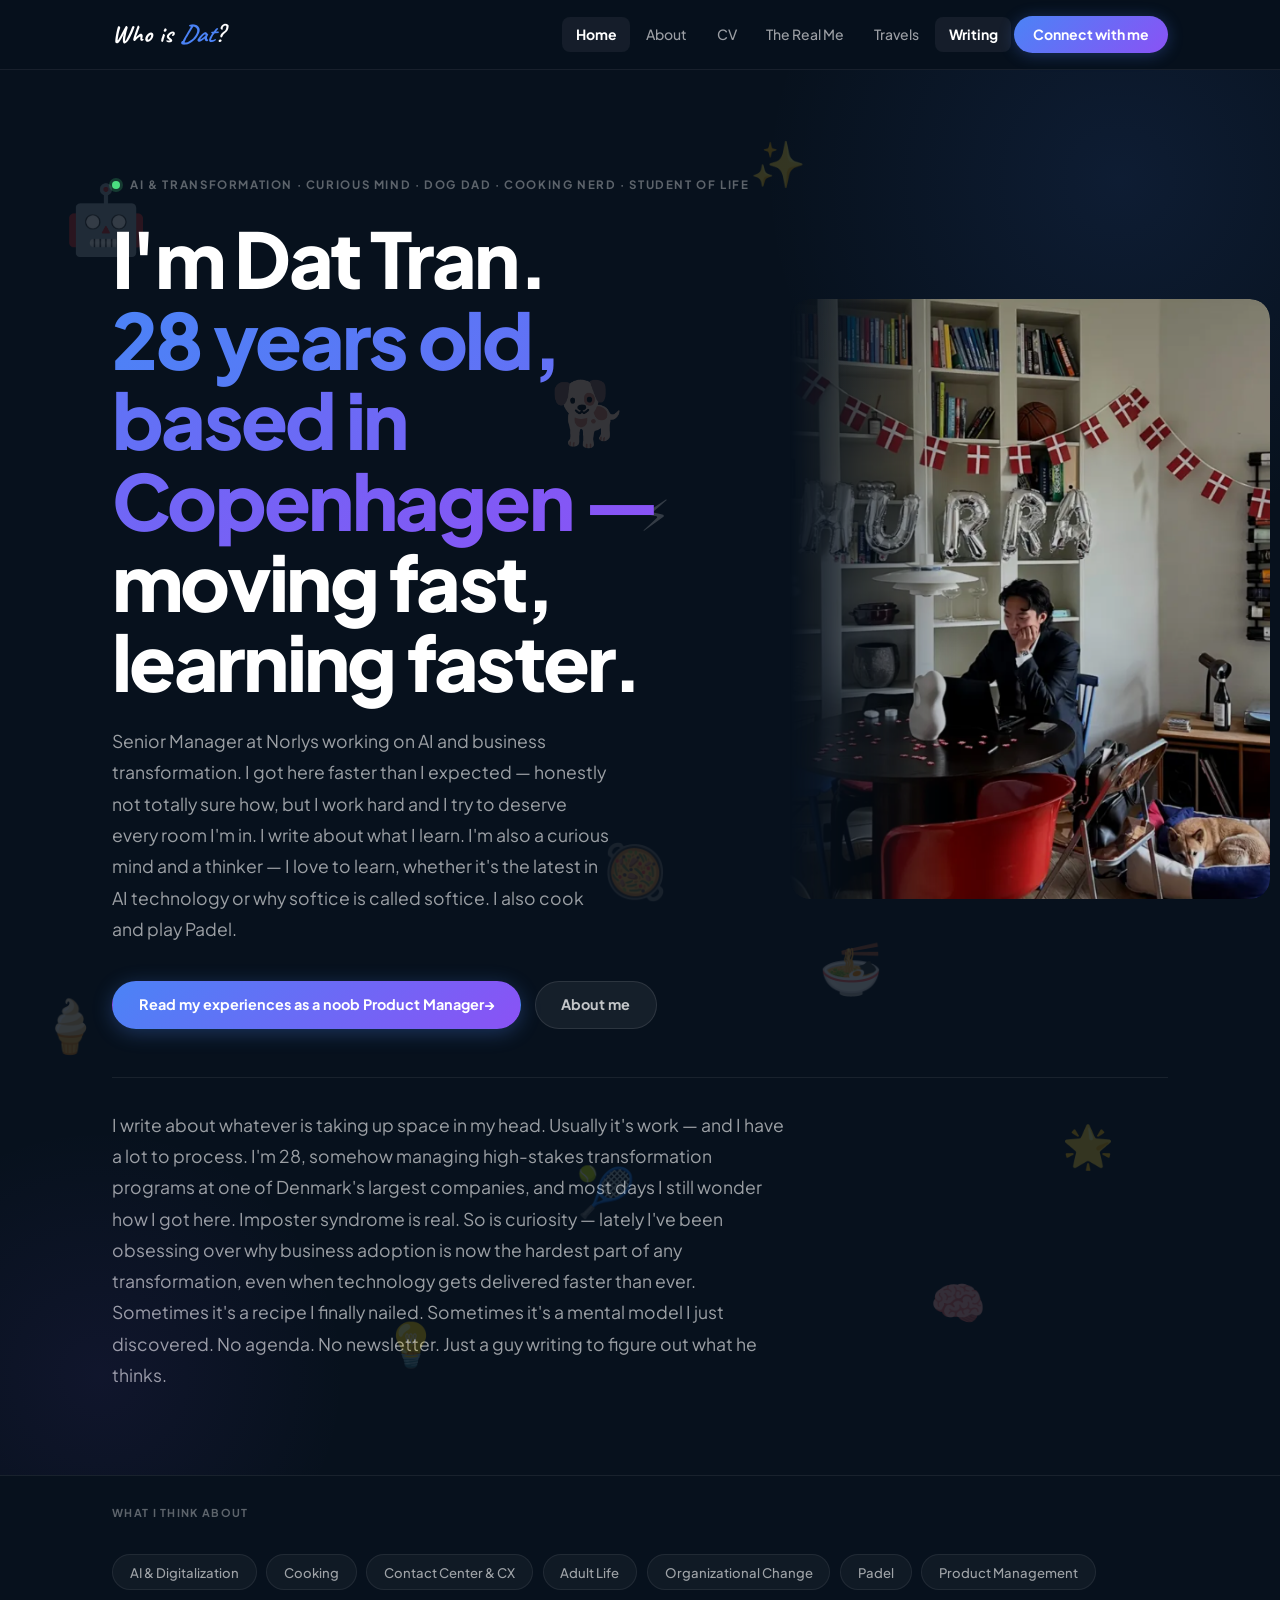
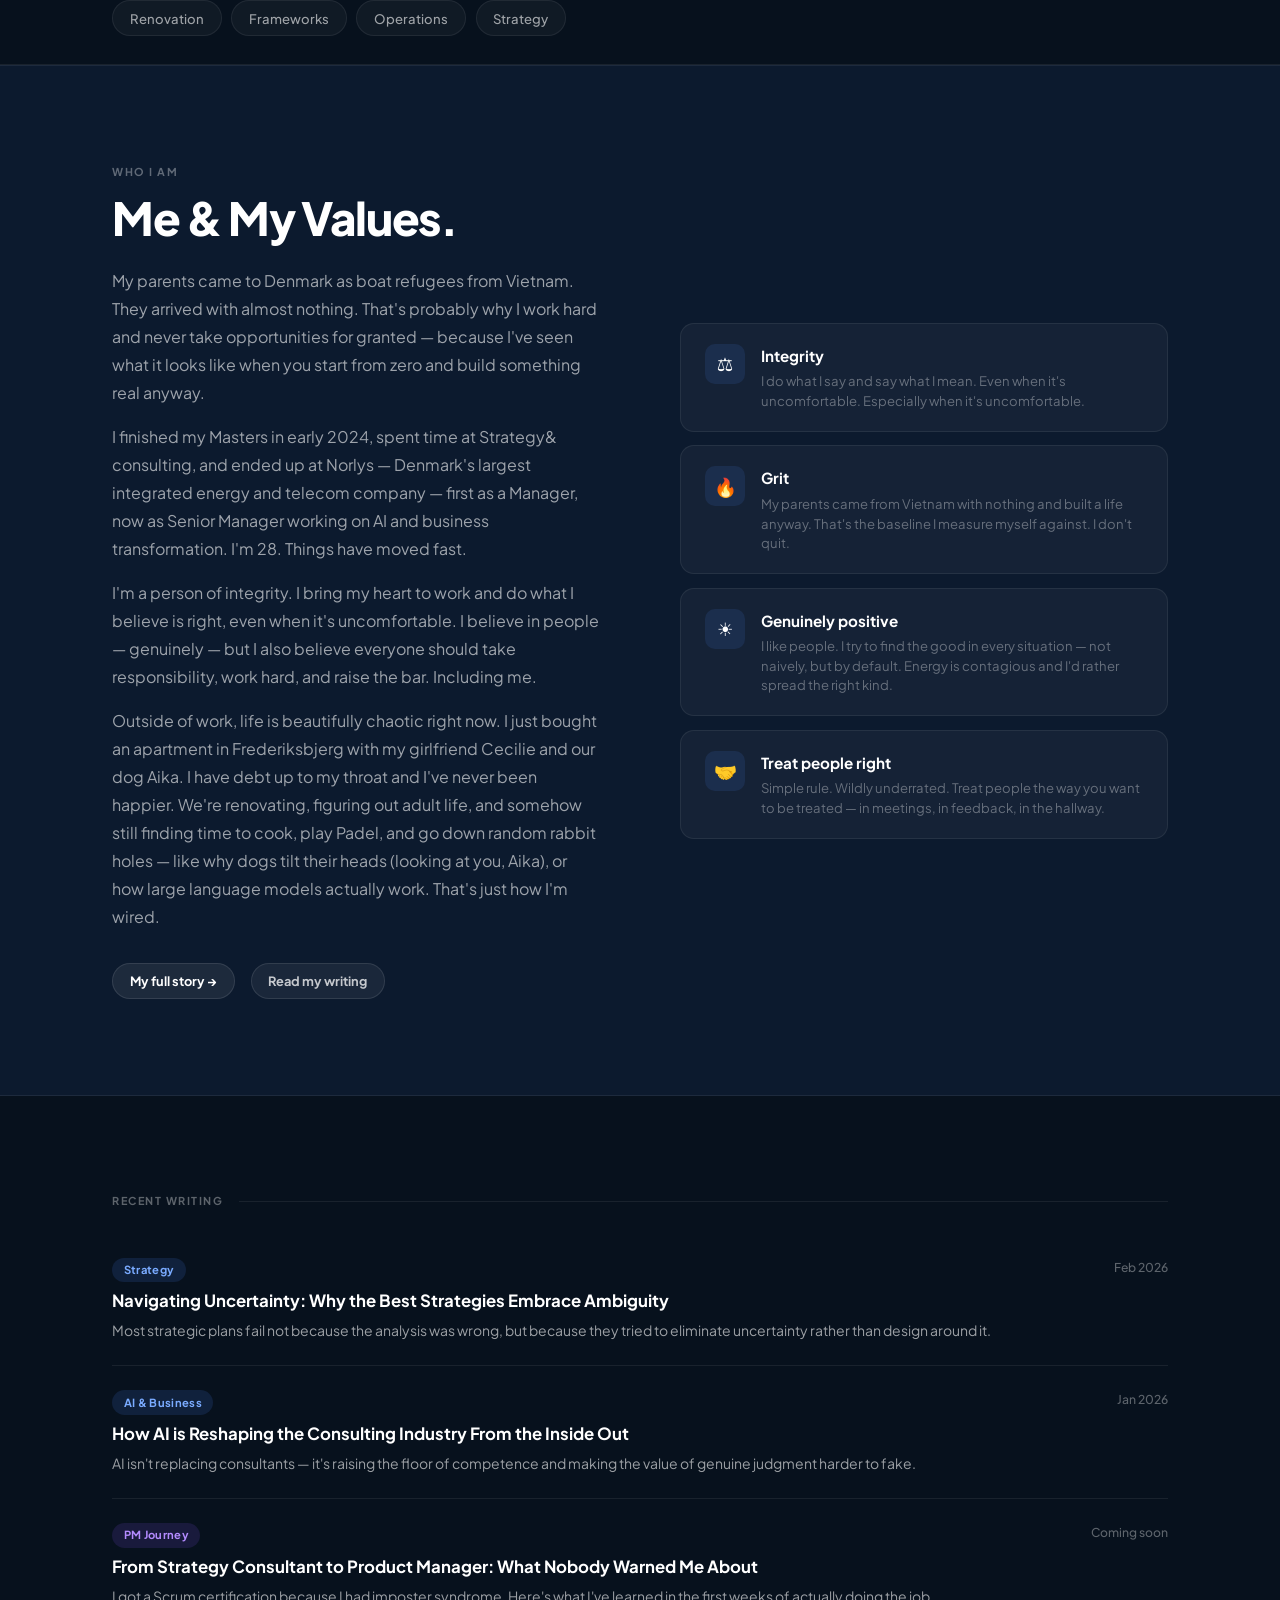
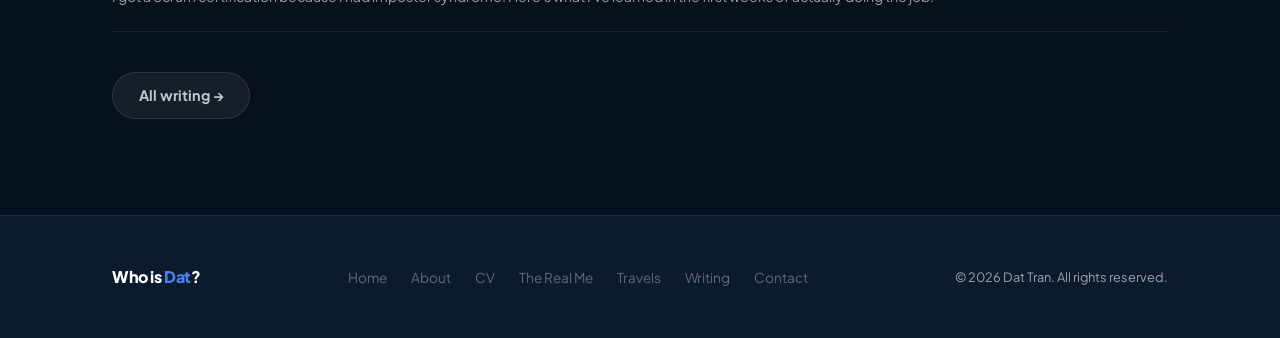
<file: index.html>
<!DOCTYPE html>
<html lang="en">
<head>
  <meta charset="UTF-8" />
  <meta name="viewport" content="width=device-width, initial-scale=1.0" />
  <title>Dat Tran — Copenhagen</title>
  <meta name="description" content="Dat Tran. Senior Manager at Norlys working on AI and business transformation. Based in Copenhagen. Writing about strategy, AI, and whatever I'm learning." />
  <link rel="stylesheet" href="css/style.css" />
</head>
<body>

  <!-- ================================================
       NAVIGATION
       ================================================ -->
  <nav class="nav">
    <div class="wrap nav-inner">
      <a href="index.html" class="nav-logo">Who is <em>Dat</em>?</a>
      <ul class="nav-links">
        <li><a href="index.html" class="active">Home</a></li>
        <li><a href="about.html">About</a></li>
        <li><a href="cv.html">CV</a></li>
        <li><a href="skills.html">The Real Me</a></li>
        <li><a href="clients.html">Travels</a></li>
        <li><a href="blog/index.html">Writing</a></li>
        <li><a href="https://www.linkedin.com/in/dat-tran" class="nav-cta" target="_blank" rel="noopener">Connect with me</a></li>
      </ul>
      <button class="nav-burger" aria-label="Toggle menu" aria-expanded="false">
        <span></span><span></span><span></span>
      </button>
    </div>
  </nav>

  <!-- ================================================
       HERO
       ================================================ -->
  <section class="hero">
    <div class="hero-floaties" aria-hidden="true">
      <span class="hero-floatie">🤖</span>
      <span class="hero-floatie">🍦</span>
      <span class="hero-floatie">🐕</span>
      <span class="hero-floatie">🎾</span>
      <span class="hero-floatie">🍳</span>
      <span class="hero-floatie">🧠</span>
      <span class="hero-floatie">✨</span>
      <span class="hero-floatie">🥘</span>
      <span class="hero-floatie">🏓</span>
      <span class="hero-floatie">💡</span>
      <span class="hero-floatie">🐾</span>
      <span class="hero-floatie">🍜</span>
      <span class="hero-floatie">⚡</span>
      <span class="hero-floatie">🌟</span>
    </div>
    <div class="wrap">
      <div class="hero-inner">

        <div class="hero-text">
          <div class="hero-eyebrow">
            <span class="hero-eyebrow-dot"></span>
            <span class="hero-eyebrow-text">AI & Transformation · Curious Mind · Dog Dad · Cooking Nerd · Student of Life</span>
          </div>

          <h1 class="display">
            I'm Dat Tran.<br>
            <span class="gradient-text">28 years old, based in Copenhagen —</span><br>
            moving fast,<br>learning faster.
          </h1>

          <p class="hero-sub">
            Senior Manager at Norlys working on AI and business transformation.
            I got here faster than I expected — honestly not totally sure how, but I work hard
            and I try to deserve every room I'm in. I write about what I learn.
            I'm also a curious mind and a thinker — I love to learn, whether it's the latest
            in AI technology or why softice is called softice. I also cook and play Padel.
          </p>

          <div class="hero-actions">
            <a href="blog/index.html#pm-journey" class="btn btn-primary">Read my experiences as a noob Product Manager→</a>
            <a href="about.html" class="btn btn-ghost">About me</a>
          </div>
        </div>

        <div class="hero-photo">
          <img src="assets/images/dat-profile.jpg" alt="Dat Tran" style="width:100%;height:100%;object-fit:cover;object-position:center top;">
        </div>

      </div>

      <!-- What this site is -->
      <div style="margin-top:3rem; padding-top:2rem; border-top:1px solid var(--border);">
        <p class="lead" style="max-width:680px;">
          I write about whatever is taking up space in my head. Usually it's work — and I have
          a lot to process. I'm 28, somehow managing high-stakes transformation programs at one
          of Denmark's largest companies, and most days I still wonder how I got here. Imposter
          syndrome is real. So is curiosity — lately I've been obsessing over why business
          adoption is now the hardest part of any transformation, even when technology gets
          delivered faster than ever. Sometimes it's a recipe I finally nailed. Sometimes it's
          a mental model I just discovered. No agenda. No newsletter. Just a guy writing to
          figure out what he thinks.
        </p>
      </div>
    </div>
  </section>

  <!-- ================================================
       TOPIC PILLS
       ================================================ -->
  <div class="topic-strip">
    <div class="wrap">
      <div class="topic-strip-inner">
        <span class="topic-strip-label">What I think about</span>
        <div class="topic-pills">
          <span class="topic-pill">AI &amp; Digitalization</span>
          <span class="topic-pill">Cooking</span>
          <span class="topic-pill">Contact Center &amp; CX</span>
          <span class="topic-pill">Adult Life</span>
          <span class="topic-pill">Organizational Change</span>
          <span class="topic-pill">Padel</span>
          <span class="topic-pill">Product Management</span>
          <span class="topic-pill">Renovation</span>
          <span class="topic-pill">Frameworks</span>
          <span class="topic-pill">Operations</span>
          <span class="topic-pill">Strategy</span>
        </div>
      </div>
    </div>
  </div>

  <!-- ================================================
       ABOUT STRIP
       ================================================ -->
  <section class="about-strip section">
    <div class="wrap">
      <div class="about-strip-inner">

        <div class="about-body fade-in">
          <p class="label">Who I am</p>
          <h2 class="display-sm" style="margin-bottom:1.5rem;">
            Me &amp; My Values.
          </h2>
          <p>
            My parents came to Denmark as boat refugees from Vietnam. They arrived with almost
            nothing. That's probably why I work hard and never take opportunities for granted —
            because I've seen what it looks like when you start from zero and build something
            real anyway.
          </p>
          <p style="margin-top:1rem;">
            I finished my Masters in early 2024, spent time at Strategy& consulting, and ended
            up at Norlys — Denmark's largest integrated energy and telecom company — first as
            a Manager, now as Senior Manager working on AI and business transformation.
            I'm 28. Things have moved fast.
          </p>
          <p style="margin-top:1rem;">
            I'm a person of integrity. I bring my heart to work and do what I believe is right,
            even when it's uncomfortable. I believe in people — genuinely — but I also believe
            everyone should take responsibility, work hard, and raise the bar. Including me.
          </p>
          <p style="margin-top:1rem;">
            Outside of work, life is beautifully chaotic right now. I just bought an apartment
            in Frederiksbjerg with my girlfriend Cecilie and our dog Aika. I have debt up to
            my throat and I've never been happier. We're renovating, figuring out adult life,
            and somehow still finding time to cook, play Padel, and go down random rabbit holes
            — like why dogs tilt their heads (looking at you, Aika), or how large language models actually work.
            That's just how I'm wired.
          </p>

          <div style="display:flex; gap:1rem; margin-top:2rem; flex-wrap:wrap;">
            <a href="about.html" class="btn btn-dark btn-sm">My full story →</a>
            <a href="blog/index.html" class="btn btn-ghost btn-sm">Read my writing</a>
          </div>
        </div>

        <div class="about-cards fade-in">
          <div class="about-card">
            <div class="about-card-icon">⚖️</div>
            <div>
              <div class="about-card-title">Integrity</div>
              <div class="about-card-desc">I do what I say and say what I mean. Even when it's uncomfortable. Especially when it's uncomfortable.</div>
            </div>
          </div>
          <div class="about-card">
            <div class="about-card-icon">🔥</div>
            <div>
              <div class="about-card-title">Grit</div>
              <div class="about-card-desc">My parents came from Vietnam with nothing and built a life anyway. That's the baseline I measure myself against. I don't quit.</div>
            </div>
          </div>
          <div class="about-card">
            <div class="about-card-icon">☀️</div>
            <div>
              <div class="about-card-title">Genuinely positive</div>
              <div class="about-card-desc">I like people. I try to find the good in every situation — not naively, but by default. Energy is contagious and I'd rather spread the right kind.</div>
            </div>
          </div>
          <div class="about-card">
            <div class="about-card-icon">🤝</div>
            <div>
              <div class="about-card-title">Treat people right</div>
              <div class="about-card-desc">Simple rule. Wildly underrated. Treat people the way you want to be treated — in meetings, in feedback, in the hallway.</div>
            </div>
          </div>
        </div>

      </div>
    </div>
  </section>

  <!-- ================================================
       LATEST WRITING
       ================================================ -->
  <section class="section">
    <div class="wrap">
      <div class="section-rule">
        <span class="label">Recent writing</span>
      </div>

      <div class="blog-post-list" style="margin-bottom:2.5rem;">
        <a href="blog/navigating-uncertainty.html" class="blog-post-item">
          <div>
            <div class="blog-post-tags"><span class="tag tag-blue">Strategy</span></div>
            <div class="blog-post-title">Navigating Uncertainty: Why the Best Strategies Embrace Ambiguity</div>
            <div class="blog-post-excerpt">Most strategic plans fail not because the analysis was wrong, but because they tried to eliminate uncertainty rather than design around it.</div>
          </div>
          <div class="blog-post-date">Feb 2026</div>
        </a>
        <a href="blog/ai-reshaping-consulting.html" class="blog-post-item">
          <div>
            <div class="blog-post-tags"><span class="tag tag-blue">AI &amp; Business</span></div>
            <div class="blog-post-title">How AI is Reshaping the Consulting Industry From the Inside Out</div>
            <div class="blog-post-excerpt">AI isn't replacing consultants — it's raising the floor of competence and making the value of genuine judgment harder to fake.</div>
          </div>
          <div class="blog-post-date">Jan 2026</div>
        </a>
        <a href="blog/index.html#pm-journey" class="blog-post-item">
          <div>
            <div class="blog-post-tags"><span class="tag tag-purple">PM Journey</span></div>
            <div class="blog-post-title">From Strategy Consultant to Product Manager: What Nobody Warned Me About</div>
            <div class="blog-post-excerpt">I got a Scrum certification because I had imposter syndrome. Here's what I've learned in the first weeks of actually doing the job.</div>
          </div>
          <div class="blog-post-date">Coming soon</div>
        </a>
      </div>

      <a href="blog/index.html" class="btn btn-ghost">All writing →</a>
    </div>
  </section>

  <!-- ================================================
       FOOTER
       ================================================ -->
  <footer>
    <div class="wrap footer-inner">
      <div class="footer-logo">Who is <em>Dat</em>?</div>
      <ul class="footer-links">
        <li><a href="index.html">Home</a></li>
        <li><a href="about.html">About</a></li>
        <li><a href="cv.html">CV</a></li>
        <li><a href="skills.html">The Real Me</a></li>
        <li><a href="clients.html">Travels</a></li>
        <li><a href="blog/index.html">Writing</a></li>
        <li><a href="mailto:dattran@outlook.dk">Contact</a></li>
      </ul>
      <p class="footer-copy">© 2026 Dat Tran. All rights reserved.</p>
    </div>
  </footer>

  <script src="js/main.js"></script>
</body>
</html>
</file>
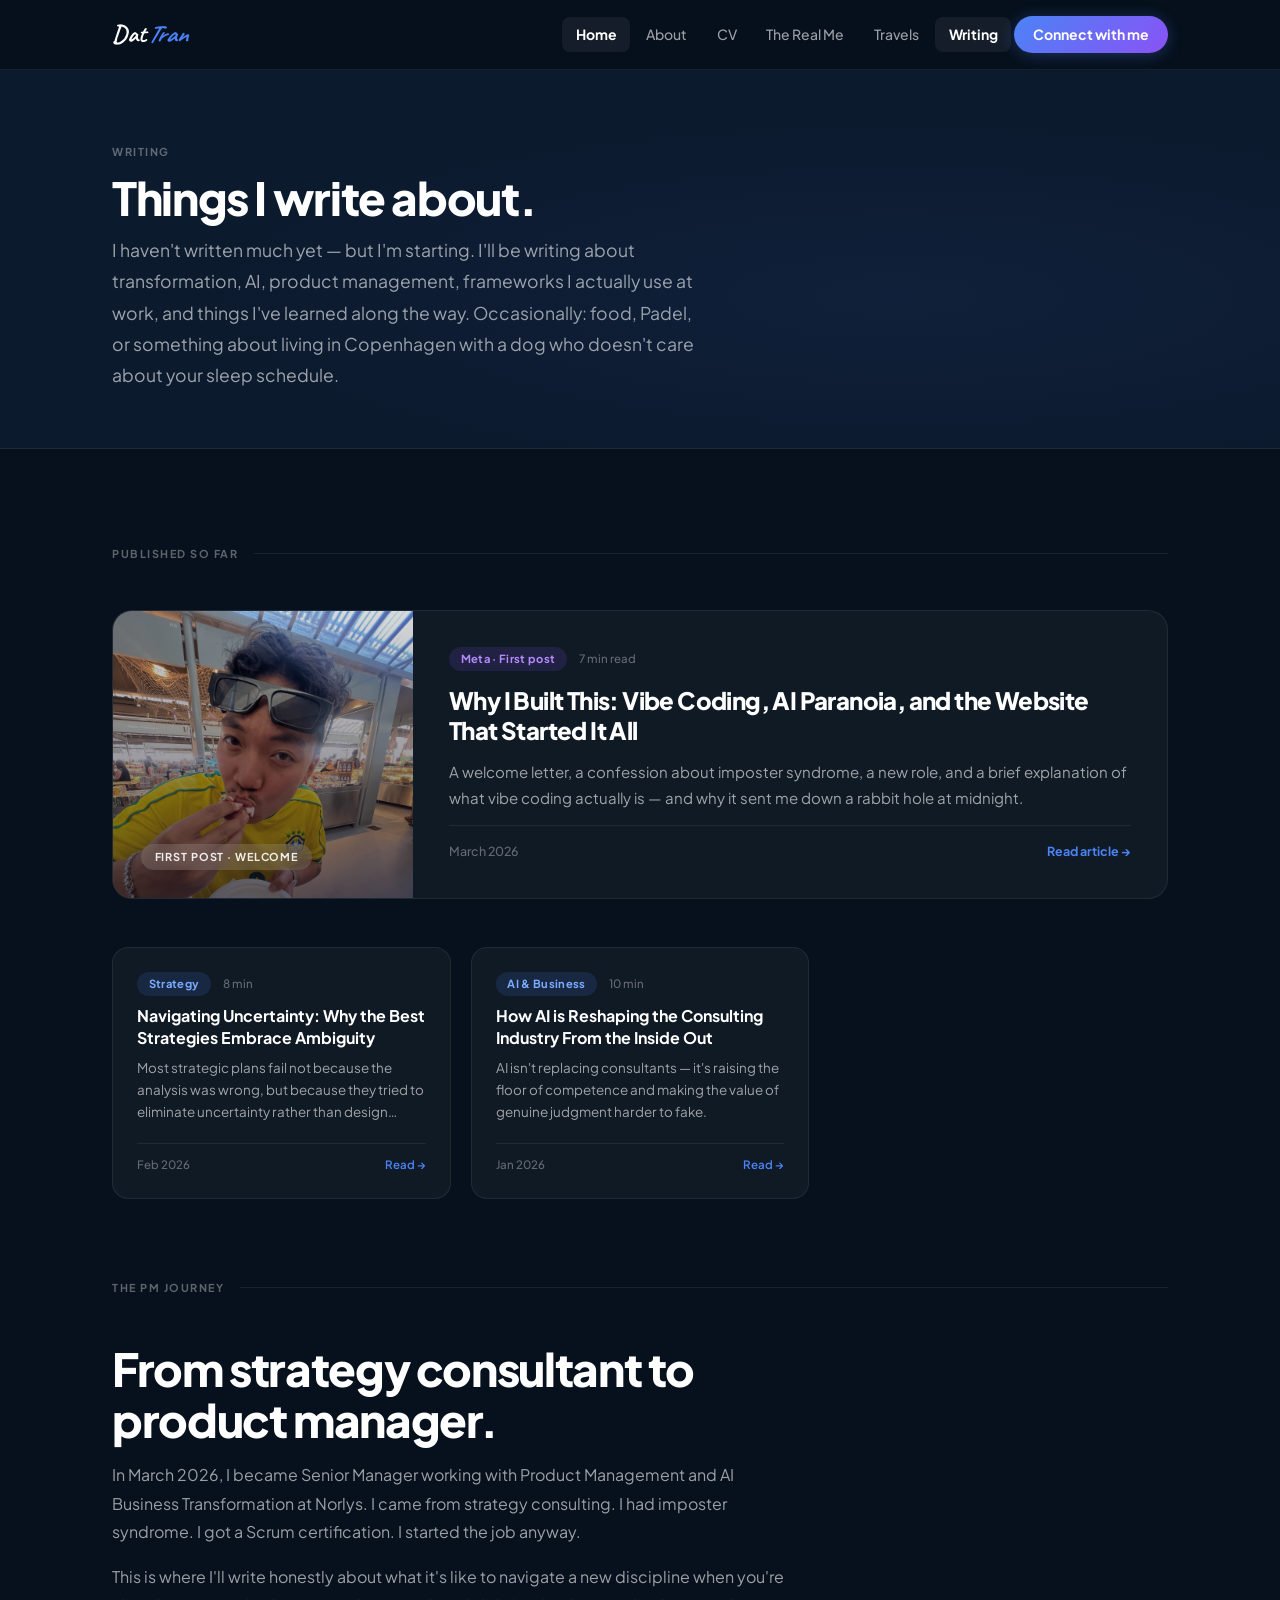
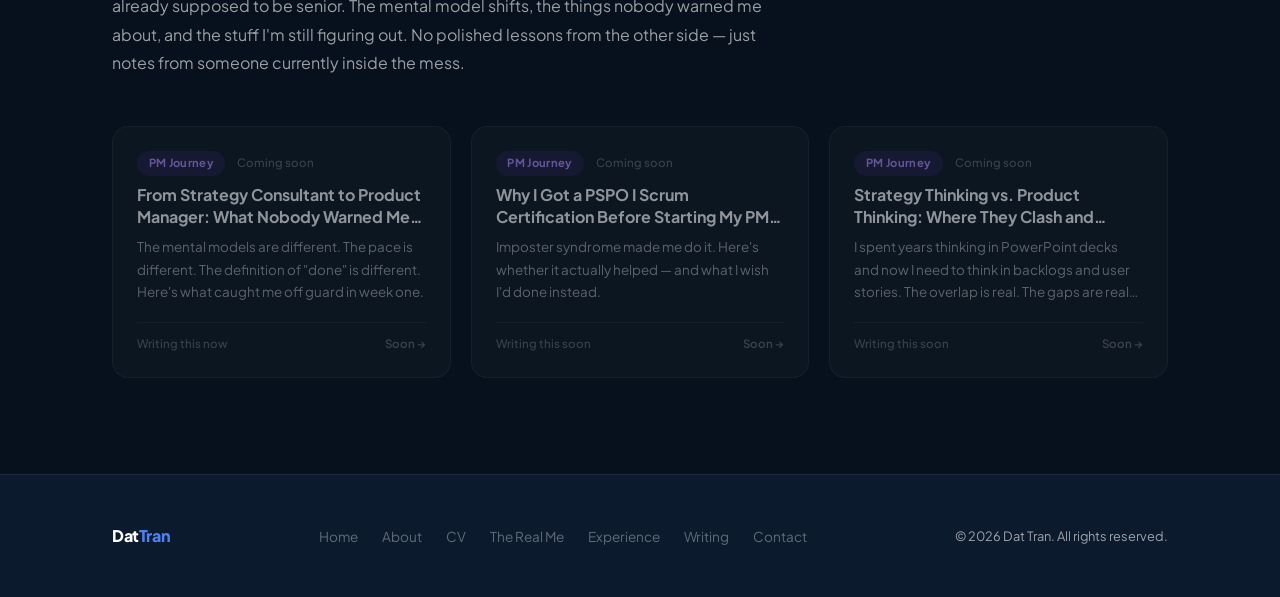
<file: blog/index.html>
<!DOCTYPE html>
<html lang="en">
<head>
  <meta charset="UTF-8" />
  <meta name="viewport" content="width=device-width, initial-scale=1.0" />
  <title>Writing — Dat Tran</title>
  <meta name="description" content="Writing on strategy, AI, product management, organizational change, and the occasional recipe. Just getting started." />
  <link rel="stylesheet" href="../css/style.css" />
</head>
<body>

  <!-- NAV -->
  <nav class="nav">
    <div class="wrap nav-inner">
      <a href="../index.html" class="nav-logo">Dat<em>Tran</em></a>
      <ul class="nav-links">
        <li><a href="../index.html">Home</a></li>
        <li><a href="../about.html">About</a></li>
        <li><a href="../cv.html">CV</a></li>
        <li><a href="../skills.html">The Real Me</a></li>
        <li><a href="../clients.html">Travels</a></li>
        <li><a href="index.html" class="active">Writing</a></li>
        <li><a href="https://www.linkedin.com/in/dat-tran-a1a35b54/" class="nav-cta" target="_blank" rel="noopener">Connect with me</a></li>
      </ul>
      <button class="nav-burger" aria-label="Toggle menu" aria-expanded="false">
        <span></span><span></span><span></span>
      </button>
    </div>
  </nav>

  <!-- ================================================
       BLOG HEADER
       ================================================ -->
  <header class="blog-index-hero">
    <div class="wrap">
      <p class="label" style="margin-bottom:.75rem;">Writing</p>
      <h1 class="display-sm">Things I write about.</h1>
      <p class="lead" style="margin-top:.75rem; max-width:600px;">
        I haven't written much yet — but I'm starting. I'll be writing about
        transformation, AI, product management, frameworks I actually use at work,
        and things I've learned along the way. Occasionally: food, Padel, or
        something about living in Copenhagen with a dog who doesn't care about
        your sleep schedule.
      </p>
    </div>
  </header>

  <!-- ================================================
       PUBLISHED SO FAR
       ================================================ -->
  <main class="section">
    <div class="wrap">

      <div class="section-rule">
        <span class="label">Published so far</span>
      </div>

      <!-- Featured post -->
      <a href="why-i-built-this.html" class="blog-featured-card fade-in">
        <div class="blog-featured-card-cover" style="background-image: linear-gradient(to bottom, rgba(13,10,26,.15), rgba(13,10,26,.65)), url('../assets/images/travels/about_me.jpg'); background-size: cover; background-position: center top;">
          <span class="blog-featured-label">First post · Welcome</span>
        </div>
        <div class="blog-featured-card-body">
          <div class="blog-card-meta-top">
            <span class="tag tag-purple">Meta · First post</span>
            <span class="blog-card-time">7 min read</span>
          </div>
          <div class="blog-featured-card-title">
            Why I Built This: Vibe Coding, AI Paranoia, and the Website That Started It All
          </div>
          <p class="blog-featured-card-excerpt">
            A welcome letter, a confession about imposter syndrome, a new role, and a brief
            explanation of what vibe coding actually is — and why it sent me down a rabbit
            hole at midnight.
          </p>
          <div class="blog-card-footer">
            <span>March 2026</span>
            <span class="blog-card-footer-cta">Read article →</span>
          </div>
        </div>
      </a>

      <div class="blog-card-grid fade-in">

        <a href="navigating-uncertainty.html" class="blog-card">
          <div class="blog-card-body">
            <div class="blog-card-meta-top">
              <span class="tag tag-blue">Strategy</span>
              <span class="blog-card-time">8 min</span>
            </div>
            <div class="blog-card-title">Navigating Uncertainty: Why the Best Strategies Embrace Ambiguity</div>
            <p class="blog-card-excerpt">
              Most strategic plans fail not because the analysis was wrong, but because they tried
              to eliminate uncertainty rather than design around it.
            </p>
            <div class="blog-card-bottom">
              <span>Feb 2026</span>
              <span style="color:var(--accent); font-weight:600;">Read →</span>
            </div>
          </div>
        </a>

        <a href="ai-reshaping-consulting.html" class="blog-card">
          <div class="blog-card-body">
            <div class="blog-card-meta-top">
              <span class="tag tag-blue">AI &amp; Business</span>
              <span class="blog-card-time">10 min</span>
            </div>
            <div class="blog-card-title">How AI is Reshaping the Consulting Industry From the Inside Out</div>
            <p class="blog-card-excerpt">
              AI isn't replacing consultants — it's raising the floor of competence and making
              the value of genuine judgment harder to fake.
            </p>
            <div class="blog-card-bottom">
              <span>Jan 2026</span>
              <span style="color:var(--accent); font-weight:600;">Read →</span>
            </div>
          </div>
        </a>

      </div>

      <!-- ================================================
           PM JOURNEY SECTION
           ================================================ -->
      <div id="pm-journey" style="margin-top:5rem;">
        <div class="section-rule">
          <span class="label">The PM journey</span>
        </div>

        <div style="max-width:680px; margin-bottom:3rem;">
          <h2 class="display-sm" style="margin-bottom:1rem;">From strategy consultant to product manager.</h2>
          <p style="color:var(--text-2); line-height:1.8;">
            In March 2026, I became Senior Manager working with Product Management and AI Business
            Transformation at Norlys. I came from strategy consulting. I had imposter syndrome.
            I got a Scrum certification. I started the job anyway.
          </p>
          <p style="color:var(--text-2); line-height:1.8; margin-top:1rem;">
            This is where I'll write honestly about what it's like to navigate a new discipline
            when you're already supposed to be senior. The mental model shifts, the things nobody
            warned me about, and the stuff I'm still figuring out. No polished lessons from the
            other side — just notes from someone currently inside the mess.
          </p>
        </div>

        <div class="blog-card-grid fade-in">

          <a href="#" class="blog-card" style="opacity:.55; cursor:default; pointer-events:none;">
            <div class="blog-card-body">
              <div class="blog-card-meta-top">
                <span class="tag tag-purple">PM Journey</span>
                <span class="blog-card-time">Coming soon</span>
              </div>
              <div class="blog-card-title">From Strategy Consultant to Product Manager: What Nobody Warned Me About</div>
              <p class="blog-card-excerpt">
                The mental models are different. The pace is different. The definition of
                "done" is different. Here's what caught me off guard in week one.
              </p>
              <div class="blog-card-bottom">
                <span>Writing this now</span>
                <span style="color:var(--text-3); font-weight:600;">Soon →</span>
              </div>
            </div>
          </a>

          <a href="#" class="blog-card" style="opacity:.55; cursor:default; pointer-events:none;">
            <div class="blog-card-body">
              <div class="blog-card-meta-top">
                <span class="tag tag-purple">PM Journey</span>
                <span class="blog-card-time">Coming soon</span>
              </div>
              <div class="blog-card-title">Why I Got a PSPO I Scrum Certification Before Starting My PM Role</div>
              <p class="blog-card-excerpt">
                Imposter syndrome made me do it. Here's whether it actually helped —
                and what I wish I'd done instead.
              </p>
              <div class="blog-card-bottom">
                <span>Writing this soon</span>
                <span style="color:var(--text-3); font-weight:600;">Soon →</span>
              </div>
            </div>
          </a>

          <a href="#" class="blog-card" style="opacity:.55; cursor:default; pointer-events:none;">
            <div class="blog-card-body">
              <div class="blog-card-meta-top">
                <span class="tag tag-purple">PM Journey</span>
                <span class="blog-card-time">Coming soon</span>
              </div>
              <div class="blog-card-title">Strategy Thinking vs. Product Thinking: Where They Clash and Where They Don't</div>
              <p class="blog-card-excerpt">
                I spent years thinking in PowerPoint decks and now I need to think in backlogs
                and user stories. The overlap is real. The gaps are real too.
              </p>
              <div class="blog-card-bottom">
                <span>Writing this soon</span>
                <span style="color:var(--text-3); font-weight:600;">Soon →</span>
              </div>
            </div>
          </a>

        </div>
      </div>

    </div>
  </main>

  <!-- FOOTER -->
  <footer>
    <div class="wrap footer-inner">
      <div class="footer-logo">Dat<em>Tran</em></div>
      <ul class="footer-links">
        <li><a href="../index.html">Home</a></li>
        <li><a href="../about.html">About</a></li>
        <li><a href="../cv.html">CV</a></li>
        <li><a href="../skills.html">The Real Me</a></li>
        <li><a href="../clients.html">Experience</a></li>
        <li><a href="index.html">Writing</a></li>
        <li><a href="mailto:dattran@outlook.dk">Contact</a></li>
      </ul>
      <p class="footer-copy">© 2026 Dat Tran. All rights reserved.</p>
    </div>
  </footer>

  <script src="../js/main.js"></script>
</body>
</html>
</file>
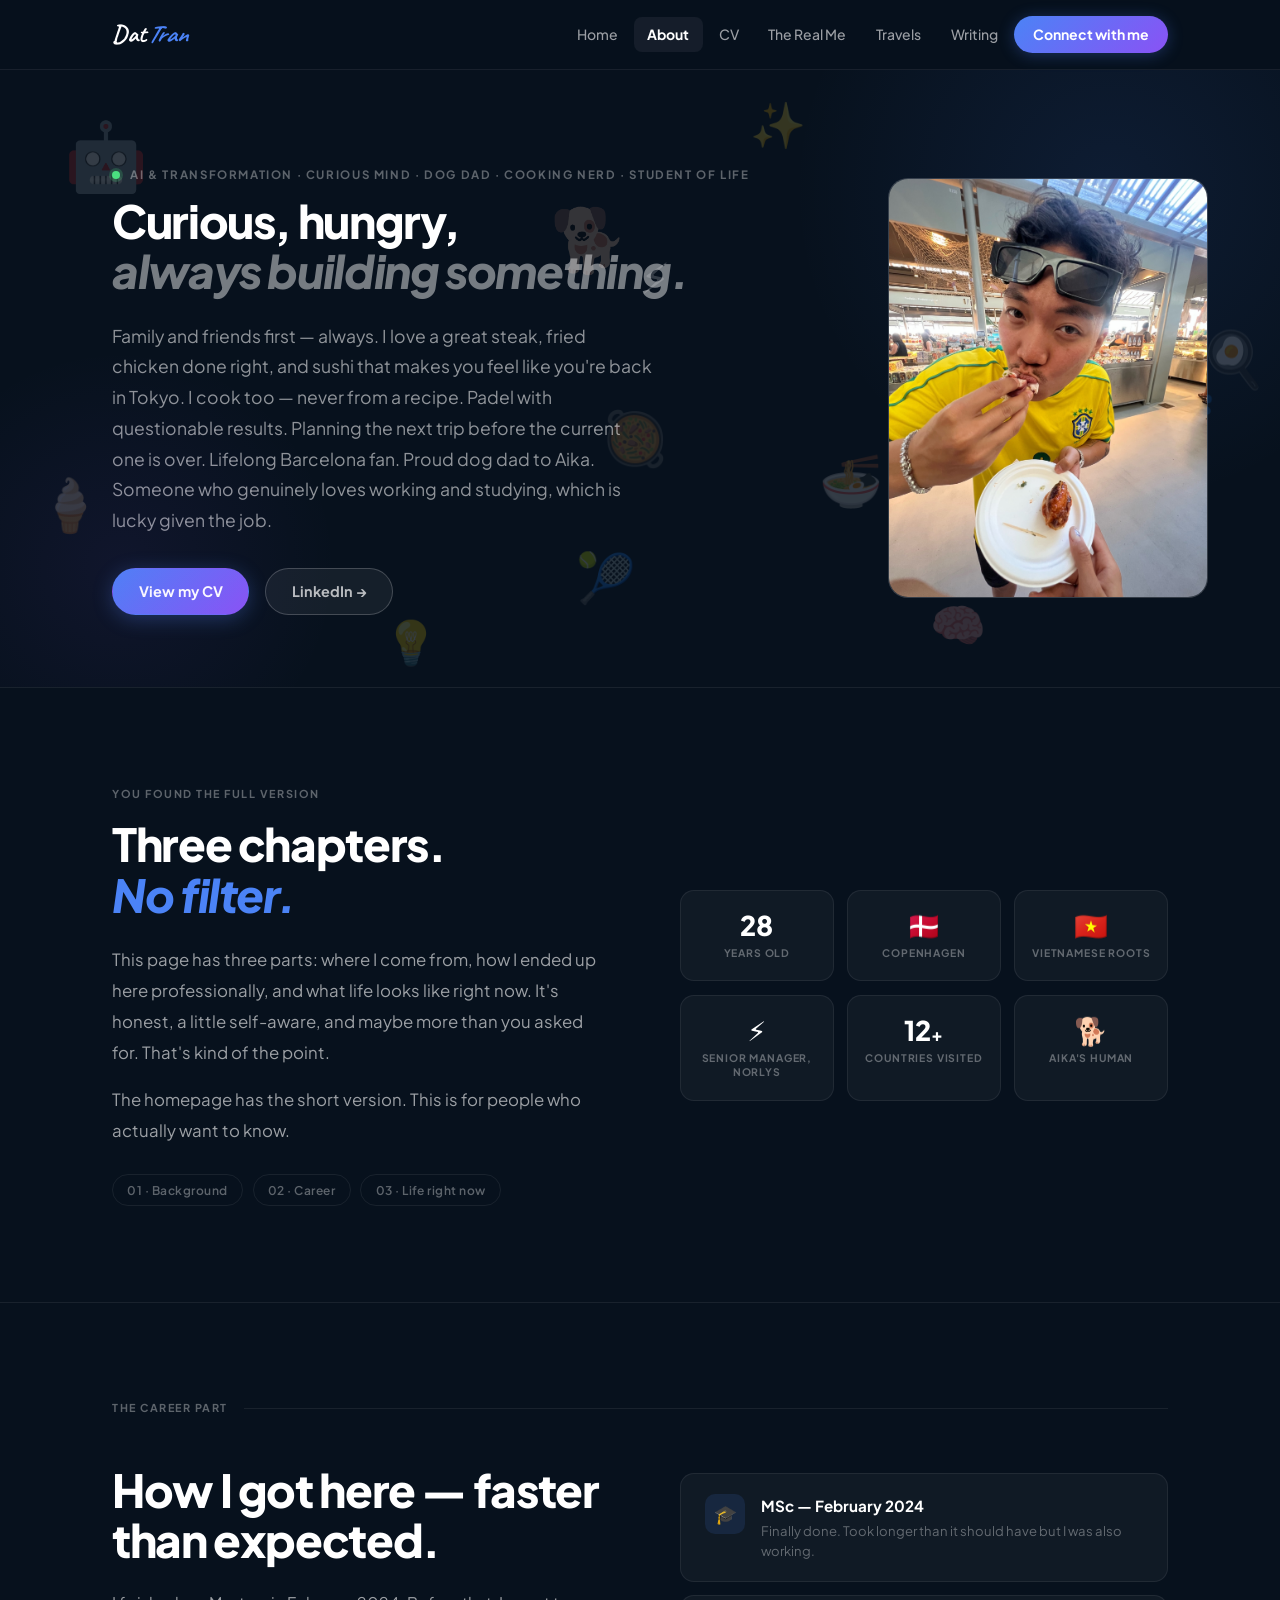
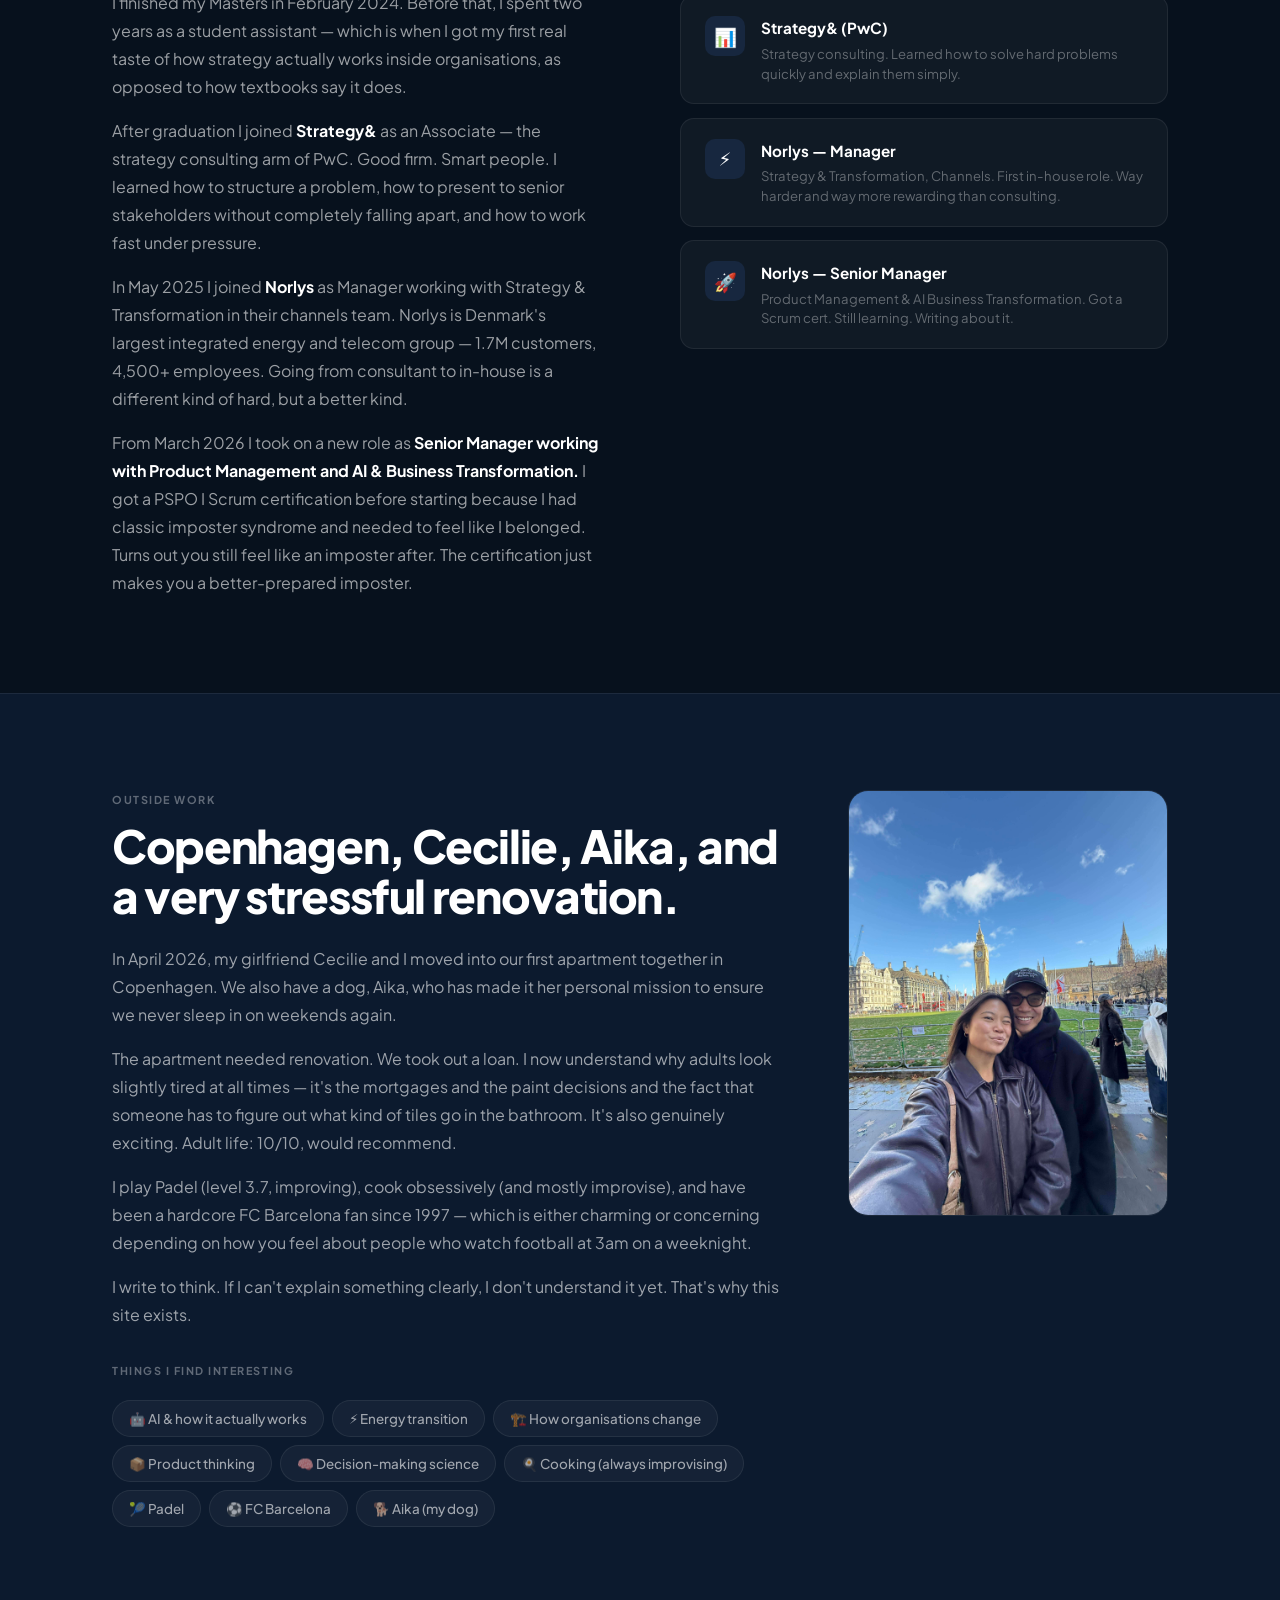
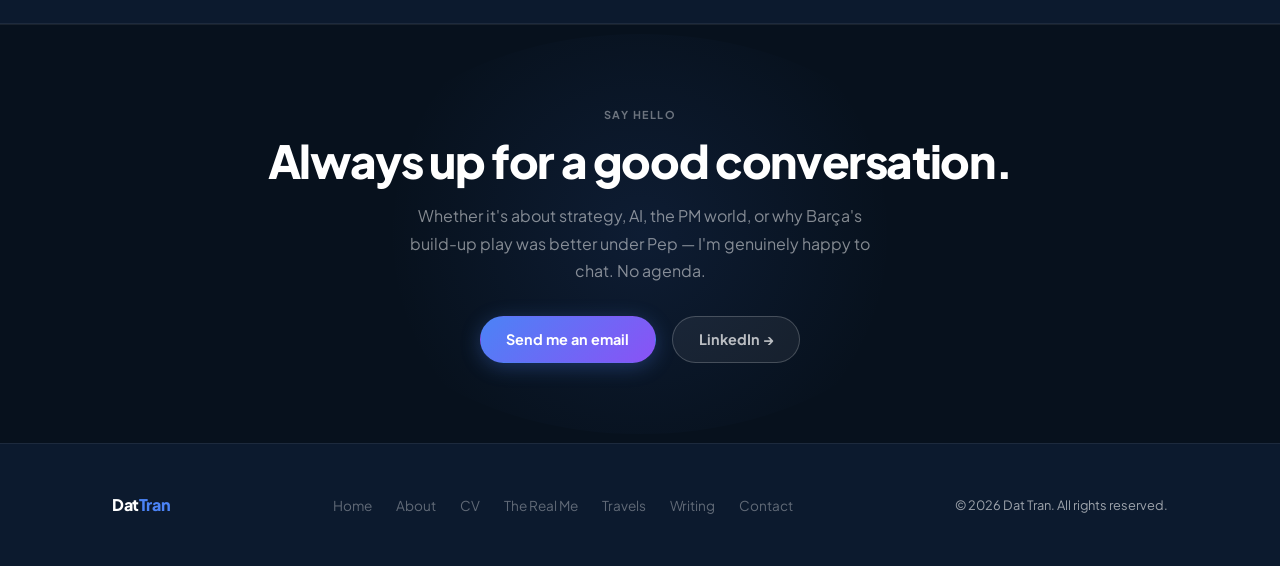
<file: about.html>
<!DOCTYPE html>
<html lang="en">
<head>
  <meta charset="UTF-8" />
  <meta name="viewport" content="width=device-width, initial-scale=1.0" />
  <title>About — Dat Tran</title>
  <meta name="description" content="Who I am — professionally and personally. Copenhagen, strategy, AI, Cecilie, Aika, and a very recent apartment." />
  <link rel="stylesheet" href="css/style.css" />
</head>
<body>

  <!-- NAV -->
  <nav class="nav">
    <div class="wrap nav-inner">
      <a href="index.html" class="nav-logo">Dat<em>Tran</em></a>
      <ul class="nav-links">
        <li><a href="index.html">Home</a></li>
        <li><a href="about.html" class="active">About</a></li>
        <li><a href="cv.html">CV</a></li>
        <li><a href="skills.html">The Real Me</a></li>
        <li><a href="clients.html">Travels</a></li>
        <li><a href="blog/index.html">Writing</a></li>
        <li><a href="https://www.linkedin.com/in/dat-tran-a1a35b54/" class="nav-cta" target="_blank" rel="noopener">Connect with me</a></li>
      </ul>
      <button class="nav-burger" aria-label="Toggle menu" aria-expanded="false">
        <span></span><span></span><span></span>
      </button>
    </div>
  </nav>

  <!-- ================================================
       HERO
       ================================================ -->
  <header class="about-page-hero">
    <div class="hero-floaties" aria-hidden="true">
      <span class="hero-floatie">🤖</span>
      <span class="hero-floatie">🍦</span>
      <span class="hero-floatie">🐕</span>
      <span class="hero-floatie">🎾</span>
      <span class="hero-floatie">🍳</span>
      <span class="hero-floatie">🧠</span>
      <span class="hero-floatie">✨</span>
      <span class="hero-floatie">🥘</span>
      <span class="hero-floatie">🏓</span>
      <span class="hero-floatie">💡</span>
      <span class="hero-floatie">🐾</span>
      <span class="hero-floatie">🍜</span>
      <span class="hero-floatie">⚡</span>
      <span class="hero-floatie">🌟</span>
    </div>
    <div class="wrap">
      <div class="about-page-inner">

        <div>
          <div class="hero-eyebrow" style="margin-bottom:.75rem;">
            <span class="hero-eyebrow-dot"></span>
            <span class="hero-eyebrow-text">AI & Transformation · Curious Mind · Dog Dad · Cooking Nerd · Student of Life</span>
          </div>
          <h1 class="display-sm" style="color:var(--white); margin-bottom:1.5rem;">
            Curious, hungry,<br>
            <em style="color:rgba(255,255,255,.45);">always building something.</em>
          </h1>
          <p style="font-size:1.1rem; color:rgba(255,255,255,.55); line-height:1.75; max-width:540px;">
            Family and friends first — always. I love a great steak, fried chicken done right,
            and sushi that makes you feel like you're back in Tokyo. I cook too — never from a recipe.
            Padel with questionable results. Planning the next trip before the current one is over.
            Lifelong Barcelona fan. Proud dog dad to Aika. Someone who genuinely loves working
            and studying, which is lucky given the job.
          </p>

          <div style="display:flex; gap:1rem; margin-top:2rem; flex-wrap:wrap;">
            <a href="cv.html" class="btn btn-primary">View my CV</a>
            <a href="https://www.linkedin.com/in/dat-tran-a1a35b54/" target="_blank" rel="noopener" class="btn btn-ghost" style="color:rgba(255,255,255,.7); border-color:rgba(255,255,255,.2);">
              LinkedIn &rarr;
            </a>
          </div>
        </div>

        <div class="about-photo-placeholder" style="min-height:420px; min-width:320px;">
          <img src="assets/images/travels/about_me.jpg" alt="Dat Tran" style="width:100%;height:100%;object-fit:cover;">
        </div>

      </div>
    </div>
  </header>

  <!-- ================================================
       PAGE INTRO / SNAPSHOT
       ================================================ -->
  <section class="about-intro section">
    <div class="wrap">
      <div class="about-intro-inner fade-in">

        <div class="about-intro-left">
          <p class="label" style="margin-bottom:1rem;">You found the full version</p>
          <h2 class="display-sm" style="margin-bottom:1.5rem;">
            Three chapters.<br>
            <em style="color:var(--accent);">No filter.</em>
          </h2>
          <p style="font-size:1.05rem; line-height:1.85;">
            This page has three parts: where I come from, how I ended up here professionally,
            and what life looks like right now. It's honest, a little self-aware, and maybe
            more than you asked for. That's kind of the point.
          </p>
          <p style="margin-top:1rem; font-size:1.05rem; line-height:1.85;">
            The homepage has the short version.
            This is for people who actually want to know.
          </p>
          <div style="display:flex; gap:.6rem; flex-wrap:wrap; margin-top:1.75rem;">
            <span class="chapter-pill">01 · Background</span>
            <span class="chapter-pill">02 · Career</span>
            <span class="chapter-pill">03 · Life right now</span>
          </div>
        </div>

        <div class="snapshot-grid">
          <div class="snapshot-item">
            <div class="snapshot-val">28</div>
            <div class="snapshot-key">years old</div>
          </div>
          <div class="snapshot-item">
            <div class="snapshot-val">🇩🇰</div>
            <div class="snapshot-key">Copenhagen</div>
          </div>
          <div class="snapshot-item">
            <div class="snapshot-val">🇻🇳</div>
            <div class="snapshot-key">Vietnamese roots</div>
          </div>
          <div class="snapshot-item">
            <div class="snapshot-val">⚡</div>
            <div class="snapshot-key">Senior Manager, Norlys</div>
          </div>
          <div class="snapshot-item">
            <div class="snapshot-val">12<span style="font-size:1.1rem;">+</span></div>
            <div class="snapshot-key">countries visited</div>
          </div>
          <div class="snapshot-item">
            <div class="snapshot-val">🐕</div>
            <div class="snapshot-key">Aika's human</div>
          </div>
        </div>

      </div>
    </div>
  </section>

  <!-- ================================================
       THE PROFESSIONAL JOURNEY
       ================================================ -->
  <section class="section" style="border-top:1px solid var(--border);">
    <div class="wrap fade-in">
      <div class="section-rule">
        <span class="label">The career part</span>
      </div>
      <div style="display:grid; grid-template-columns:1fr 1fr; gap:5rem; align-items:start;">
        <div>
          <h2 class="display-sm" style="margin-bottom:1.5rem;">
            How I got here — faster than expected.
          </h2>
          <p>
            I finished my Masters in February 2024. Before that, I spent two years as a
            student assistant — which is when I got my first real taste of how strategy
            actually works inside organisations, as opposed to how textbooks say it does.
          </p>
          <p style="margin-top:1rem;">
            After graduation I joined <strong style="color:var(--white);">Strategy&</strong>
            as an Associate — the strategy consulting arm of PwC. Good firm. Smart people.
            I learned how to structure a problem, how to present to senior stakeholders without
            completely falling apart, and how to work fast under pressure.
          </p>
          <p style="margin-top:1rem;">
            In May 2025 I joined <strong style="color:var(--white);">Norlys</strong> as
            Manager working with Strategy & Transformation in their channels team. Norlys is Denmark's
            largest integrated energy and telecom group — 1.7M customers, 4,500+ employees.
            Going from consultant to in-house is a different kind of hard, but a better kind.
          </p>
          <p style="margin-top:1rem;">
            From March 2026 I took on a new role as
            <strong style="color:var(--white);">Senior Manager working with Product Management
            and AI & Business Transformation.</strong> I got a PSPO I Scrum certification
            before starting because I had classic imposter syndrome and needed to feel like
            I belonged. Turns out you still feel like an imposter after. The certification
            just makes you a better-prepared imposter.
          </p>
        </div>
        <div style="display:flex; flex-direction:column; gap:.85rem; margin-top:.5rem;">
          <div class="about-card">
            <div class="about-card-icon">🎓</div>
            <div>
              <div class="about-card-title">MSc — February 2024</div>
              <div class="about-card-desc">Finally done. Took longer than it should have but I was also working.</div>
            </div>
          </div>
          <div class="about-card">
            <div class="about-card-icon">📊</div>
            <div>
              <div class="about-card-title">Strategy& (PwC)</div>
              <div class="about-card-desc">Strategy consulting. Learned how to solve hard problems quickly and explain them simply.</div>
            </div>
          </div>
          <div class="about-card">
            <div class="about-card-icon">⚡</div>
            <div>
              <div class="about-card-title">Norlys — Manager</div>
              <div class="about-card-desc">Strategy & Transformation, Channels. First in-house role. Way harder and way more rewarding than consulting.</div>
            </div>
          </div>
          <div class="about-card">
            <div class="about-card-icon">🚀</div>
            <div>
              <div class="about-card-title">Norlys — Senior Manager</div>
              <div class="about-card-desc">Product Management & AI Business Transformation. Got a Scrum cert. Still learning. Writing about it.</div>
            </div>
          </div>
        </div>
      </div>
    </div>
  </section>

  <!-- ================================================
       THE PERSONAL PART
       ================================================ -->
  <section class="about-personal-section section fade-in">
    <div class="wrap">
      <div class="about-personal-cols" style="display:grid; grid-template-columns:1fr 320px; gap:4rem; align-items:start;">

        <div>
          <p class="label" style="margin-bottom:.75rem;">Outside work</p>
          <h2 class="display-sm" style="margin-bottom:1.5rem;">Copenhagen, Cecilie, Aika, and a very stressful renovation.</h2>
          <p>
            In April 2026, my girlfriend Cecilie and I moved into our first apartment together
            in Copenhagen. We also have a dog, Aika, who has made it her personal mission to
            ensure we never sleep in on weekends again.
          </p>
          <p style="margin-top:1rem;">
            The apartment needed renovation. We took out a loan. I now understand why adults
            look slightly tired at all times — it's the mortgages and the paint decisions and
            the fact that someone has to figure out what kind of tiles go in the bathroom.
            It's also genuinely exciting. Adult life: 10/10, would recommend.
          </p>
          <p style="margin-top:1rem;">
            I play Padel (level 3.7, improving), cook obsessively (and mostly improvise),
            and have been a hardcore FC Barcelona fan since 1997 — which is either charming
            or concerning depending on how you feel about people who watch football at 3am
            on a weeknight.
          </p>
          <p style="margin-top:1rem;">
            I write to think. If I can't explain something clearly, I don't understand it yet.
            That's why this site exists.
          </p>

          <div style="margin-top:2rem;">
            <p class="label" style="margin-bottom:1rem;">Things I find interesting</p>
            <div class="about-interests">
              <span class="interest-tag">🤖 AI &amp; how it actually works</span>
              <span class="interest-tag">⚡ Energy transition</span>
              <span class="interest-tag">🏗️ How organisations change</span>
              <span class="interest-tag">📦 Product thinking</span>
              <span class="interest-tag">🧠 Decision-making science</span>
              <span class="interest-tag">🍳 Cooking (always improvising)</span>
              <span class="interest-tag">🎾 Padel</span>
              <span class="interest-tag">⚽ FC Barcelona</span>
              <span class="interest-tag">🐕 Aika (my dog)</span>
            </div>
          </div>
        </div>

        <div style="position:sticky; top:100px;">
          <div style="width:100%; border-radius:20px; overflow:hidden; border:1px solid var(--border);">
            <img src="assets/images/travels/outside_work.jpg" alt="Dat Tran outside work — Copenhagen life" style="width:100%; display:block; object-fit:cover;">
          </div>
        </div>

      </div>
    </div>
  </section>

  <!-- ================================================
       CONNECT
       ================================================ -->
  <section class="about-connect-section">
    <div class="wrap" style="position:relative;">
      <p class="label" style="color:rgba(255,255,255,.4); margin-bottom:.75rem;">Say hello</p>
      <h2 class="display-sm" style="color:var(--white); margin-bottom:1rem;">
        Always up for a good conversation.
      </h2>
      <p style="color:rgba(255,255,255,.5); max-width:480px; margin:0 auto 2rem; line-height:1.7;">
        Whether it's about strategy, AI, the PM world, or why Barça's build-up play was
        better under Pep — I'm genuinely happy to chat. No agenda.
      </p>
      <div style="display:flex; gap:1rem; justify-content:center; flex-wrap:wrap;">
        <a href="mailto:dattran@outlook.dk" class="btn btn-primary">Send me an email</a>
        <a href="https://www.linkedin.com/in/dat-tran-a1a35b54/" target="_blank" rel="noopener" class="btn btn-ghost" style="color:rgba(255,255,255,.7); border-color:rgba(255,255,255,.2);">
          LinkedIn &rarr;
        </a>
      </div>
    </div>
  </section>

  <!-- FOOTER -->
  <footer>
    <div class="wrap footer-inner">
      <div class="footer-logo">Dat<em>Tran</em></div>
      <ul class="footer-links">
        <li><a href="index.html">Home</a></li>
        <li><a href="about.html">About</a></li>
        <li><a href="cv.html">CV</a></li>
        <li><a href="skills.html">The Real Me</a></li>
        <li><a href="clients.html">Travels</a></li>
        <li><a href="blog/index.html">Writing</a></li>
        <li><a href="mailto:dattran@outlook.dk">Contact</a></li>
      </ul>
      <p class="footer-copy">© 2026 Dat Tran. All rights reserved.</p>
    </div>
  </footer>

  <script src="js/main.js"></script>
</body>
</html>
</file>
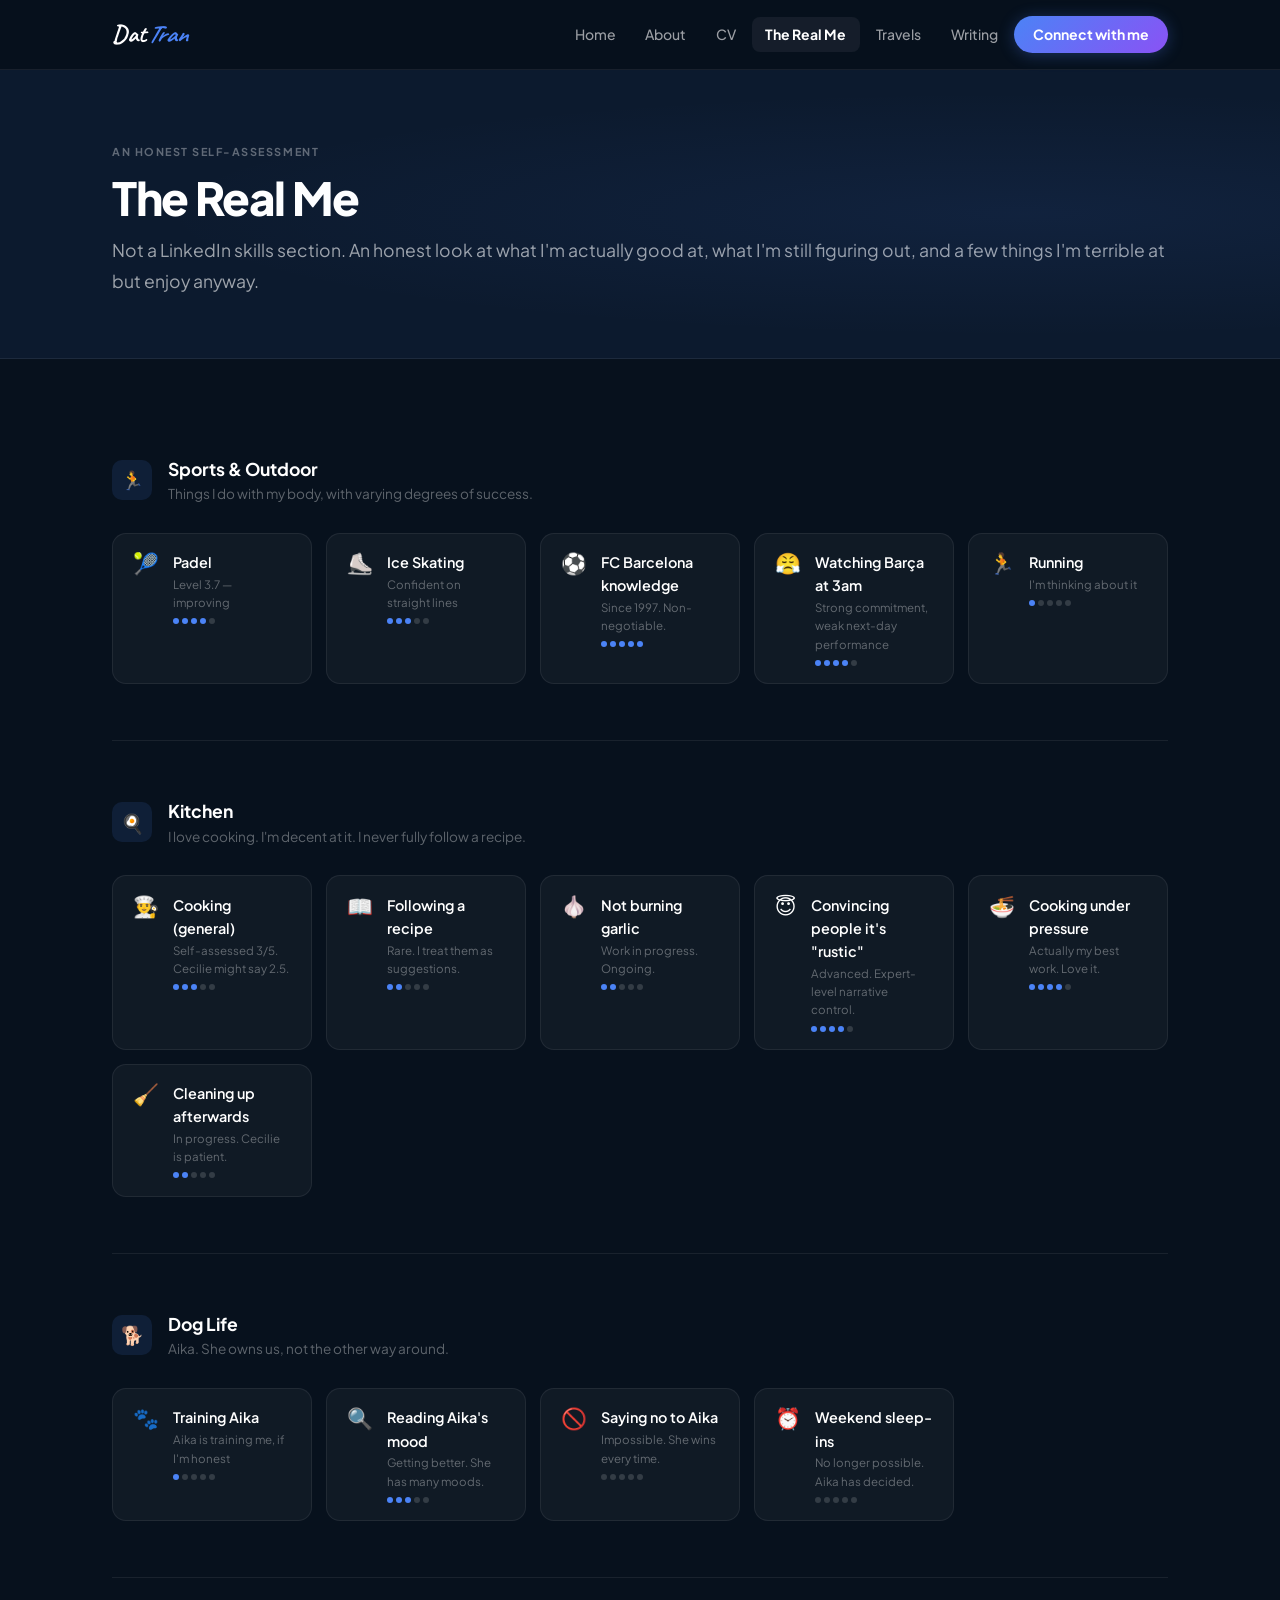
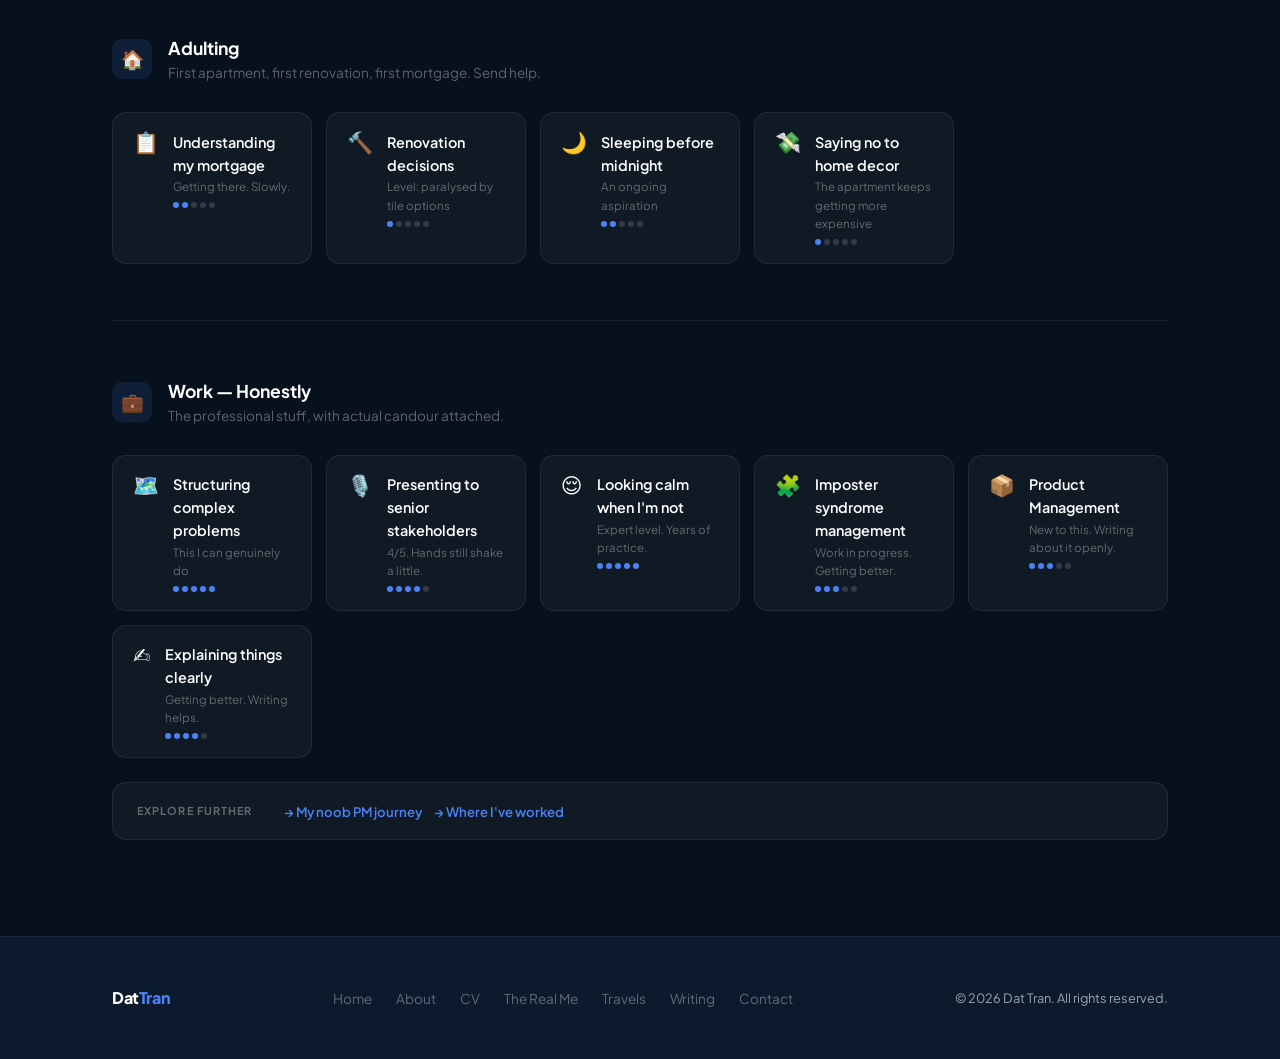
<file: skills.html>
<!DOCTYPE html>
<html lang="en">
<head>
  <meta charset="UTF-8" />
  <meta name="viewport" content="width=device-width, initial-scale=1.0" />
  <title>The Real Me — Dat Tran</title>
  <meta name="description" content="An honest self-assessment of my actual skills — from Padel to cooking to imposter syndrome management." />
  <link rel="stylesheet" href="css/style.css" />
</head>
<body>

  <!-- NAV -->
  <nav class="nav">
    <div class="wrap nav-inner">
      <a href="index.html" class="nav-logo">Dat<em>Tran</em></a>
      <ul class="nav-links">
        <li><a href="index.html">Home</a></li>
        <li><a href="about.html">About</a></li>
        <li><a href="cv.html">CV</a></li>
        <li><a href="skills.html" class="active">The Real Me</a></li>
        <li><a href="clients.html">Travels</a></li>
        <li><a href="blog/index.html">Writing</a></li>
        <li><a href="https://www.linkedin.com/in/dat-tran-a1a35b54/" class="nav-cta" target="_blank" rel="noopener">Connect with me</a></li>
      </ul>
      <button class="nav-burger" aria-label="Toggle menu" aria-expanded="false">
        <span></span><span></span><span></span>
      </button>
    </div>
  </nav>

  <!-- PAGE HERO -->
  <header class="page-hero">
    <div class="wrap">
      <p class="label">An honest self-assessment</p>
      <h1 class="display-sm">The Real Me</h1>
      <p class="lead">
        Not a LinkedIn skills section. An honest look at what I'm actually good at,
        what I'm still figuring out, and a few things I'm terrible at but enjoy anyway.
      </p>
    </div>
  </header>

  <!-- MAIN -->
  <main class="section">
    <div class="wrap">

      <!-- CATEGORY 1: Sports & Outdoor Pursuits -->
      <div class="skills-category fade-in">
        <div class="skills-cat-header">
          <div class="skills-cat-icon">🏃</div>
          <div>
            <div class="skills-cat-name">Sports &amp; Outdoor</div>
            <div class="skills-cat-desc">Things I do with my body, with varying degrees of success.</div>
          </div>
        </div>
        <div class="skill-cards">

          <div class="skill-item">
            <span class="skill-emoji">🎾</span>
            <div>
              <div class="skill-name">Padel</div>
              <div class="skill-lvl">Level 3.7 — improving</div>
              <div class="skill-dots">
                <span class="skill-dot on"></span><span class="skill-dot on"></span>
                <span class="skill-dot on"></span><span class="skill-dot on"></span><span class="skill-dot"></span>
              </div>
            </div>
          </div>

          <div class="skill-item">
            <span class="skill-emoji">⛸️</span>
            <div>
              <div class="skill-name">Ice Skating</div>
              <div class="skill-lvl">Confident on straight lines</div>
              <div class="skill-dots">
                <span class="skill-dot on"></span><span class="skill-dot on"></span>
                <span class="skill-dot on"></span><span class="skill-dot"></span><span class="skill-dot"></span>
              </div>
            </div>
          </div>

          <div class="skill-item">
            <span class="skill-emoji">⚽</span>
            <div>
              <div class="skill-name">FC Barcelona knowledge</div>
              <div class="skill-lvl">Since 1997. Non-negotiable.</div>
              <div class="skill-dots">
                <span class="skill-dot on"></span><span class="skill-dot on"></span>
                <span class="skill-dot on"></span><span class="skill-dot on"></span><span class="skill-dot on"></span>
              </div>
            </div>
          </div>

          <div class="skill-item">
            <span class="skill-emoji">😤</span>
            <div>
              <div class="skill-name">Watching Barça at 3am</div>
              <div class="skill-lvl">Strong commitment, weak next-day performance</div>
              <div class="skill-dots">
                <span class="skill-dot on"></span><span class="skill-dot on"></span>
                <span class="skill-dot on"></span><span class="skill-dot on"></span><span class="skill-dot"></span>
              </div>
            </div>
          </div>

          <div class="skill-item">
            <span class="skill-emoji">🏃</span>
            <div>
              <div class="skill-name">Running</div>
              <div class="skill-lvl">I'm thinking about it</div>
              <div class="skill-dots">
                <span class="skill-dot on"></span><span class="skill-dot"></span>
                <span class="skill-dot"></span><span class="skill-dot"></span><span class="skill-dot"></span>
              </div>
            </div>
          </div>

        </div>
      </div>

      <hr class="divider" style="margin:3.5rem 0;" />

      <!-- CATEGORY 2: Kitchen -->
      <div class="skills-category fade-in">
        <div class="skills-cat-header">
          <div class="skills-cat-icon">🍳</div>
          <div>
            <div class="skills-cat-name">Kitchen</div>
            <div class="skills-cat-desc">I love cooking. I'm decent at it. I never fully follow a recipe.</div>
          </div>
        </div>
        <div class="skill-cards">

          <div class="skill-item">
            <span class="skill-emoji">👨‍🍳</span>
            <div>
              <div class="skill-name">Cooking (general)</div>
              <div class="skill-lvl">Self-assessed 3/5. Cecilie might say 2.5.</div>
              <div class="skill-dots">
                <span class="skill-dot on"></span><span class="skill-dot on"></span>
                <span class="skill-dot on"></span><span class="skill-dot"></span><span class="skill-dot"></span>
              </div>
            </div>
          </div>

          <div class="skill-item">
            <span class="skill-emoji">📖</span>
            <div>
              <div class="skill-name">Following a recipe</div>
              <div class="skill-lvl">Rare. I treat them as suggestions.</div>
              <div class="skill-dots">
                <span class="skill-dot on"></span><span class="skill-dot on"></span>
                <span class="skill-dot"></span><span class="skill-dot"></span><span class="skill-dot"></span>
              </div>
            </div>
          </div>

          <div class="skill-item">
            <span class="skill-emoji">🧄</span>
            <div>
              <div class="skill-name">Not burning garlic</div>
              <div class="skill-lvl">Work in progress. Ongoing.</div>
              <div class="skill-dots">
                <span class="skill-dot on"></span><span class="skill-dot on"></span>
                <span class="skill-dot"></span><span class="skill-dot"></span><span class="skill-dot"></span>
              </div>
            </div>
          </div>

          <div class="skill-item">
            <span class="skill-emoji">😇</span>
            <div>
              <div class="skill-name">Convincing people it's "rustic"</div>
              <div class="skill-lvl">Advanced. Expert-level narrative control.</div>
              <div class="skill-dots">
                <span class="skill-dot on"></span><span class="skill-dot on"></span>
                <span class="skill-dot on"></span><span class="skill-dot on"></span><span class="skill-dot"></span>
              </div>
            </div>
          </div>

          <div class="skill-item">
            <span class="skill-emoji">🍜</span>
            <div>
              <div class="skill-name">Cooking under pressure</div>
              <div class="skill-lvl">Actually my best work. Love it.</div>
              <div class="skill-dots">
                <span class="skill-dot on"></span><span class="skill-dot on"></span>
                <span class="skill-dot on"></span><span class="skill-dot on"></span><span class="skill-dot"></span>
              </div>
            </div>
          </div>

          <div class="skill-item">
            <span class="skill-emoji">🧹</span>
            <div>
              <div class="skill-name">Cleaning up afterwards</div>
              <div class="skill-lvl">In progress. Cecilie is patient.</div>
              <div class="skill-dots">
                <span class="skill-dot on"></span><span class="skill-dot on"></span>
                <span class="skill-dot"></span><span class="skill-dot"></span><span class="skill-dot"></span>
              </div>
            </div>
          </div>

        </div>
      </div>

      <hr class="divider" style="margin:3.5rem 0;" />

      <!-- CATEGORY 3: Dog Life -->
      <div class="skills-category fade-in">
        <div class="skills-cat-header">
          <div class="skills-cat-icon">🐕</div>
          <div>
            <div class="skills-cat-name">Dog Life</div>
            <div class="skills-cat-desc">Aika. She owns us, not the other way around.</div>
          </div>
        </div>
        <div class="skill-cards">

          <div class="skill-item">
            <span class="skill-emoji">🐾</span>
            <div>
              <div class="skill-name">Training Aika</div>
              <div class="skill-lvl">Aika is training me, if I'm honest</div>
              <div class="skill-dots">
                <span class="skill-dot on"></span><span class="skill-dot"></span>
                <span class="skill-dot"></span><span class="skill-dot"></span><span class="skill-dot"></span>
              </div>
            </div>
          </div>

          <div class="skill-item">
            <span class="skill-emoji">🔍</span>
            <div>
              <div class="skill-name">Reading Aika's mood</div>
              <div class="skill-lvl">Getting better. She has many moods.</div>
              <div class="skill-dots">
                <span class="skill-dot on"></span><span class="skill-dot on"></span>
                <span class="skill-dot on"></span><span class="skill-dot"></span><span class="skill-dot"></span>
              </div>
            </div>
          </div>

          <div class="skill-item">
            <span class="skill-emoji">🚫</span>
            <div>
              <div class="skill-name">Saying no to Aika</div>
              <div class="skill-lvl">Impossible. She wins every time.</div>
              <div class="skill-dots">
                <span class="skill-dot"></span><span class="skill-dot"></span>
                <span class="skill-dot"></span><span class="skill-dot"></span><span class="skill-dot"></span>
              </div>
            </div>
          </div>

          <div class="skill-item">
            <span class="skill-emoji">⏰</span>
            <div>
              <div class="skill-name">Weekend sleep-ins</div>
              <div class="skill-lvl">No longer possible. Aika has decided.</div>
              <div class="skill-dots">
                <span class="skill-dot"></span><span class="skill-dot"></span>
                <span class="skill-dot"></span><span class="skill-dot"></span><span class="skill-dot"></span>
              </div>
            </div>
          </div>

        </div>
      </div>

      <hr class="divider" style="margin:3.5rem 0;" />

      <!-- CATEGORY 4: Adulting -->
      <div class="skills-category fade-in">
        <div class="skills-cat-header">
          <div class="skills-cat-icon">🏠</div>
          <div>
            <div class="skills-cat-name">Adulting</div>
            <div class="skills-cat-desc">First apartment, first renovation, first mortgage. Send help.</div>
          </div>
        </div>
        <div class="skill-cards">

          <div class="skill-item">
            <span class="skill-emoji">📋</span>
            <div>
              <div class="skill-name">Understanding my mortgage</div>
              <div class="skill-lvl">Getting there. Slowly.</div>
              <div class="skill-dots">
                <span class="skill-dot on"></span><span class="skill-dot on"></span>
                <span class="skill-dot"></span><span class="skill-dot"></span><span class="skill-dot"></span>
              </div>
            </div>
          </div>

          <div class="skill-item">
            <span class="skill-emoji">🔨</span>
            <div>
              <div class="skill-name">Renovation decisions</div>
              <div class="skill-lvl">Level: paralysed by tile options</div>
              <div class="skill-dots">
                <span class="skill-dot on"></span><span class="skill-dot"></span>
                <span class="skill-dot"></span><span class="skill-dot"></span><span class="skill-dot"></span>
              </div>
            </div>
          </div>

          <div class="skill-item">
            <span class="skill-emoji">🌙</span>
            <div>
              <div class="skill-name">Sleeping before midnight</div>
              <div class="skill-lvl">An ongoing aspiration</div>
              <div class="skill-dots">
                <span class="skill-dot on"></span><span class="skill-dot on"></span>
                <span class="skill-dot"></span><span class="skill-dot"></span><span class="skill-dot"></span>
              </div>
            </div>
          </div>

          <div class="skill-item">
            <span class="skill-emoji">💸</span>
            <div>
              <div class="skill-name">Saying no to home decor</div>
              <div class="skill-lvl">The apartment keeps getting more expensive</div>
              <div class="skill-dots">
                <span class="skill-dot on"></span><span class="skill-dot"></span>
                <span class="skill-dot"></span><span class="skill-dot"></span><span class="skill-dot"></span>
              </div>
            </div>
          </div>

        </div>
      </div>

      <hr class="divider" style="margin:3.5rem 0;" />

      <!-- CATEGORY 5: Work, honestly -->
      <div class="skills-category fade-in">
        <div class="skills-cat-header">
          <div class="skills-cat-icon">💼</div>
          <div>
            <div class="skills-cat-name">Work — Honestly</div>
            <div class="skills-cat-desc">The professional stuff, with actual candour attached.</div>
          </div>
        </div>
        <div class="skill-cards">

          <div class="skill-item">
            <span class="skill-emoji">🗺️</span>
            <div>
              <div class="skill-name">Structuring complex problems</div>
              <div class="skill-lvl">This I can genuinely do</div>
              <div class="skill-dots">
                <span class="skill-dot on"></span><span class="skill-dot on"></span>
                <span class="skill-dot on"></span><span class="skill-dot on"></span><span class="skill-dot on"></span>
              </div>
            </div>
          </div>

          <div class="skill-item">
            <span class="skill-emoji">🎙️</span>
            <div>
              <div class="skill-name">Presenting to senior stakeholders</div>
              <div class="skill-lvl">4/5. Hands still shake a little.</div>
              <div class="skill-dots">
                <span class="skill-dot on"></span><span class="skill-dot on"></span>
                <span class="skill-dot on"></span><span class="skill-dot on"></span><span class="skill-dot"></span>
              </div>
            </div>
          </div>

          <div class="skill-item">
            <span class="skill-emoji">😌</span>
            <div>
              <div class="skill-name">Looking calm when I'm not</div>
              <div class="skill-lvl">Expert level. Years of practice.</div>
              <div class="skill-dots">
                <span class="skill-dot on"></span><span class="skill-dot on"></span>
                <span class="skill-dot on"></span><span class="skill-dot on"></span><span class="skill-dot on"></span>
              </div>
            </div>
          </div>

          <div class="skill-item">
            <span class="skill-emoji">🧩</span>
            <div>
              <div class="skill-name">Imposter syndrome management</div>
              <div class="skill-lvl">Work in progress. Getting better.</div>
              <div class="skill-dots">
                <span class="skill-dot on"></span><span class="skill-dot on"></span>
                <span class="skill-dot on"></span><span class="skill-dot"></span><span class="skill-dot"></span>
              </div>
            </div>
          </div>

          <div class="skill-item">
            <span class="skill-emoji">📦</span>
            <div>
              <div class="skill-name">Product Management</div>
              <div class="skill-lvl">New to this. Writing about it openly.</div>
              <div class="skill-dots">
                <span class="skill-dot on"></span><span class="skill-dot on"></span>
                <span class="skill-dot on"></span><span class="skill-dot"></span><span class="skill-dot"></span>
              </div>
            </div>
          </div>

          <div class="skill-item">
            <span class="skill-emoji">✍️</span>
            <div>
              <div class="skill-name">Explaining things clearly</div>
              <div class="skill-lvl">Getting better. Writing helps.</div>
              <div class="skill-dots">
                <span class="skill-dot on"></span><span class="skill-dot on"></span>
                <span class="skill-dot on"></span><span class="skill-dot on"></span><span class="skill-dot"></span>
              </div>
            </div>
          </div>

        </div>
        <div class="skills-related">
          <span class="skills-related-label">Explore further</span>
          <div class="skills-related-links">
            <a href="blog/index.html#pm-journey" class="skills-related-link">→ My noob PM journey</a>
            <a href="cv.html" class="skills-related-link">→ Where I've worked</a>
          </div>
        </div>
      </div>

    </div>
  </main>

  <!-- FOOTER -->
  <footer>
    <div class="wrap footer-inner">
      <div class="footer-logo">Dat<em>Tran</em></div>
      <ul class="footer-links">
        <li><a href="index.html">Home</a></li>
        <li><a href="about.html">About</a></li>
        <li><a href="cv.html">CV</a></li>
        <li><a href="skills.html">The Real Me</a></li>
        <li><a href="clients.html">Travels</a></li>
        <li><a href="blog/index.html">Writing</a></li>
        <li><a href="mailto:dattran@outlook.dk">Contact</a></li>
      </ul>
      <p class="footer-copy">© 2026 Dat Tran. All rights reserved.</p>
    </div>
  </footer>

  <script src="js/main.js"></script>
</body>
</html>
</file>
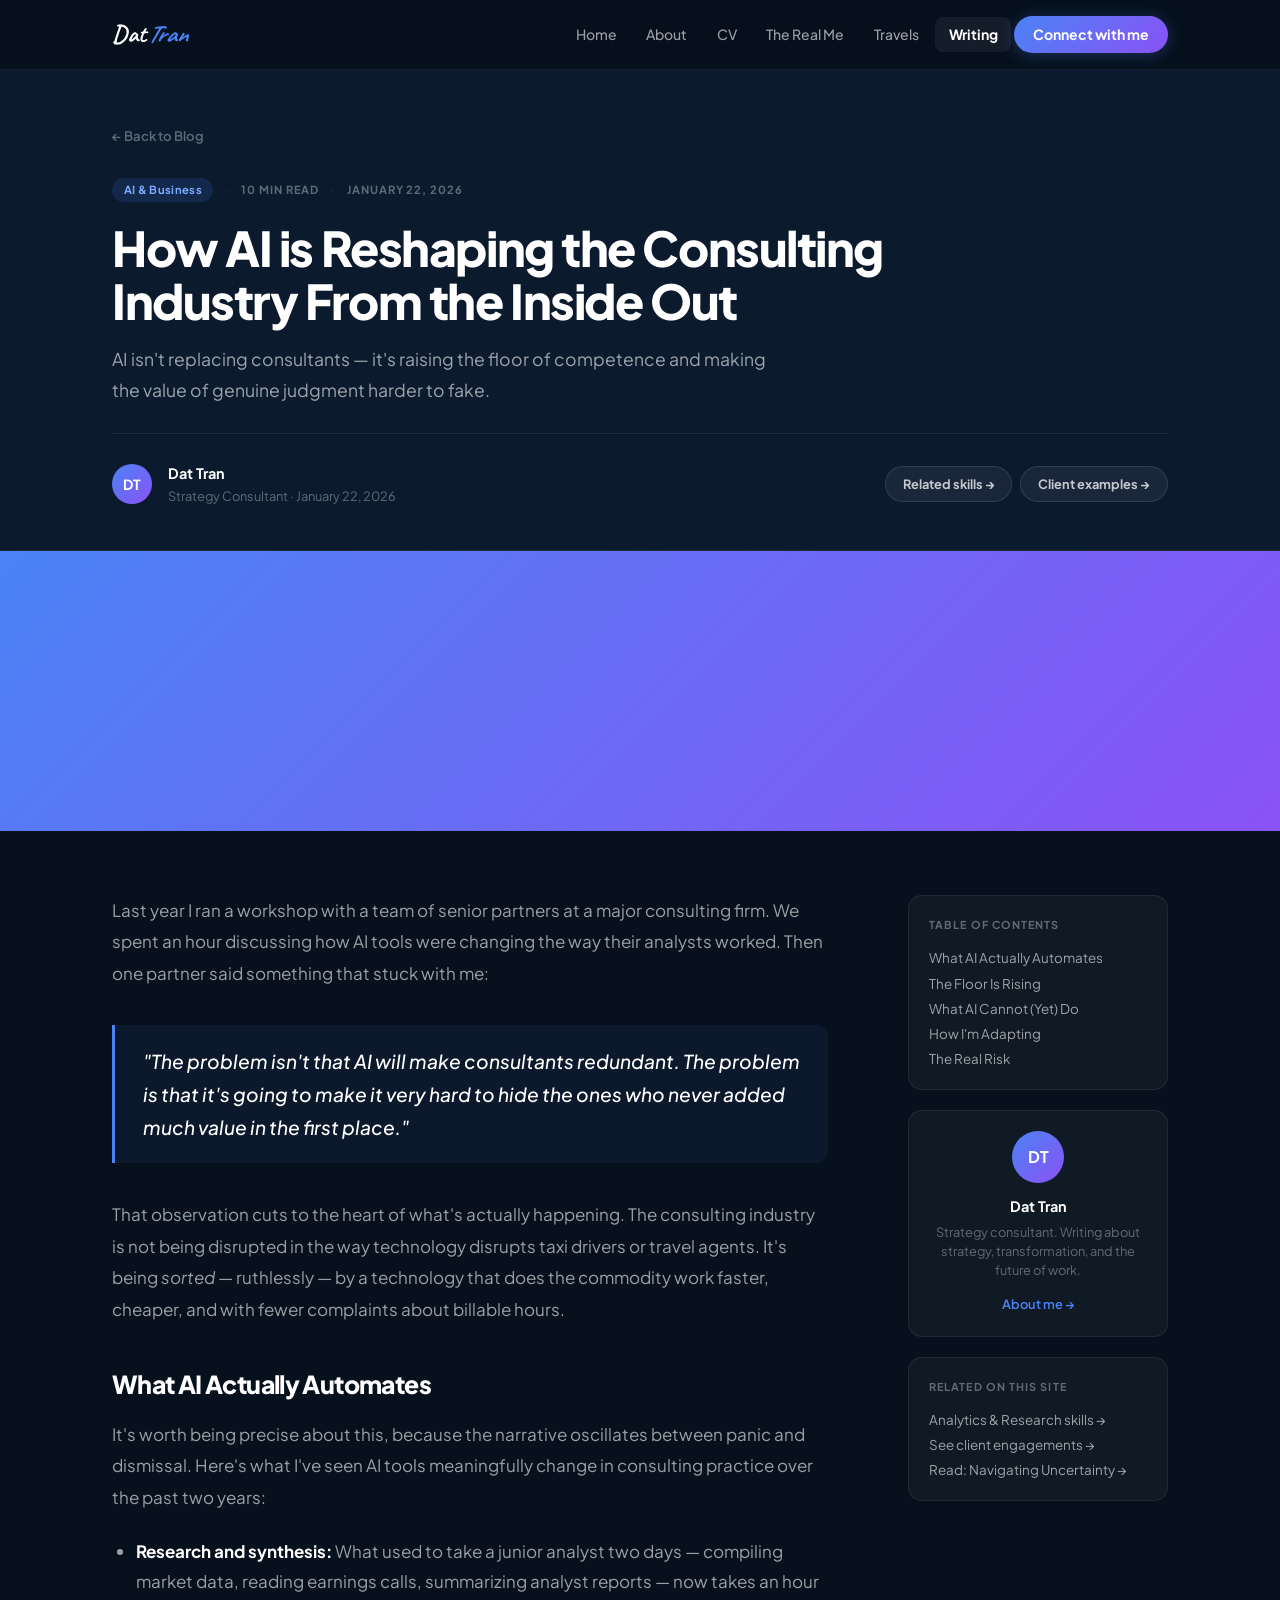
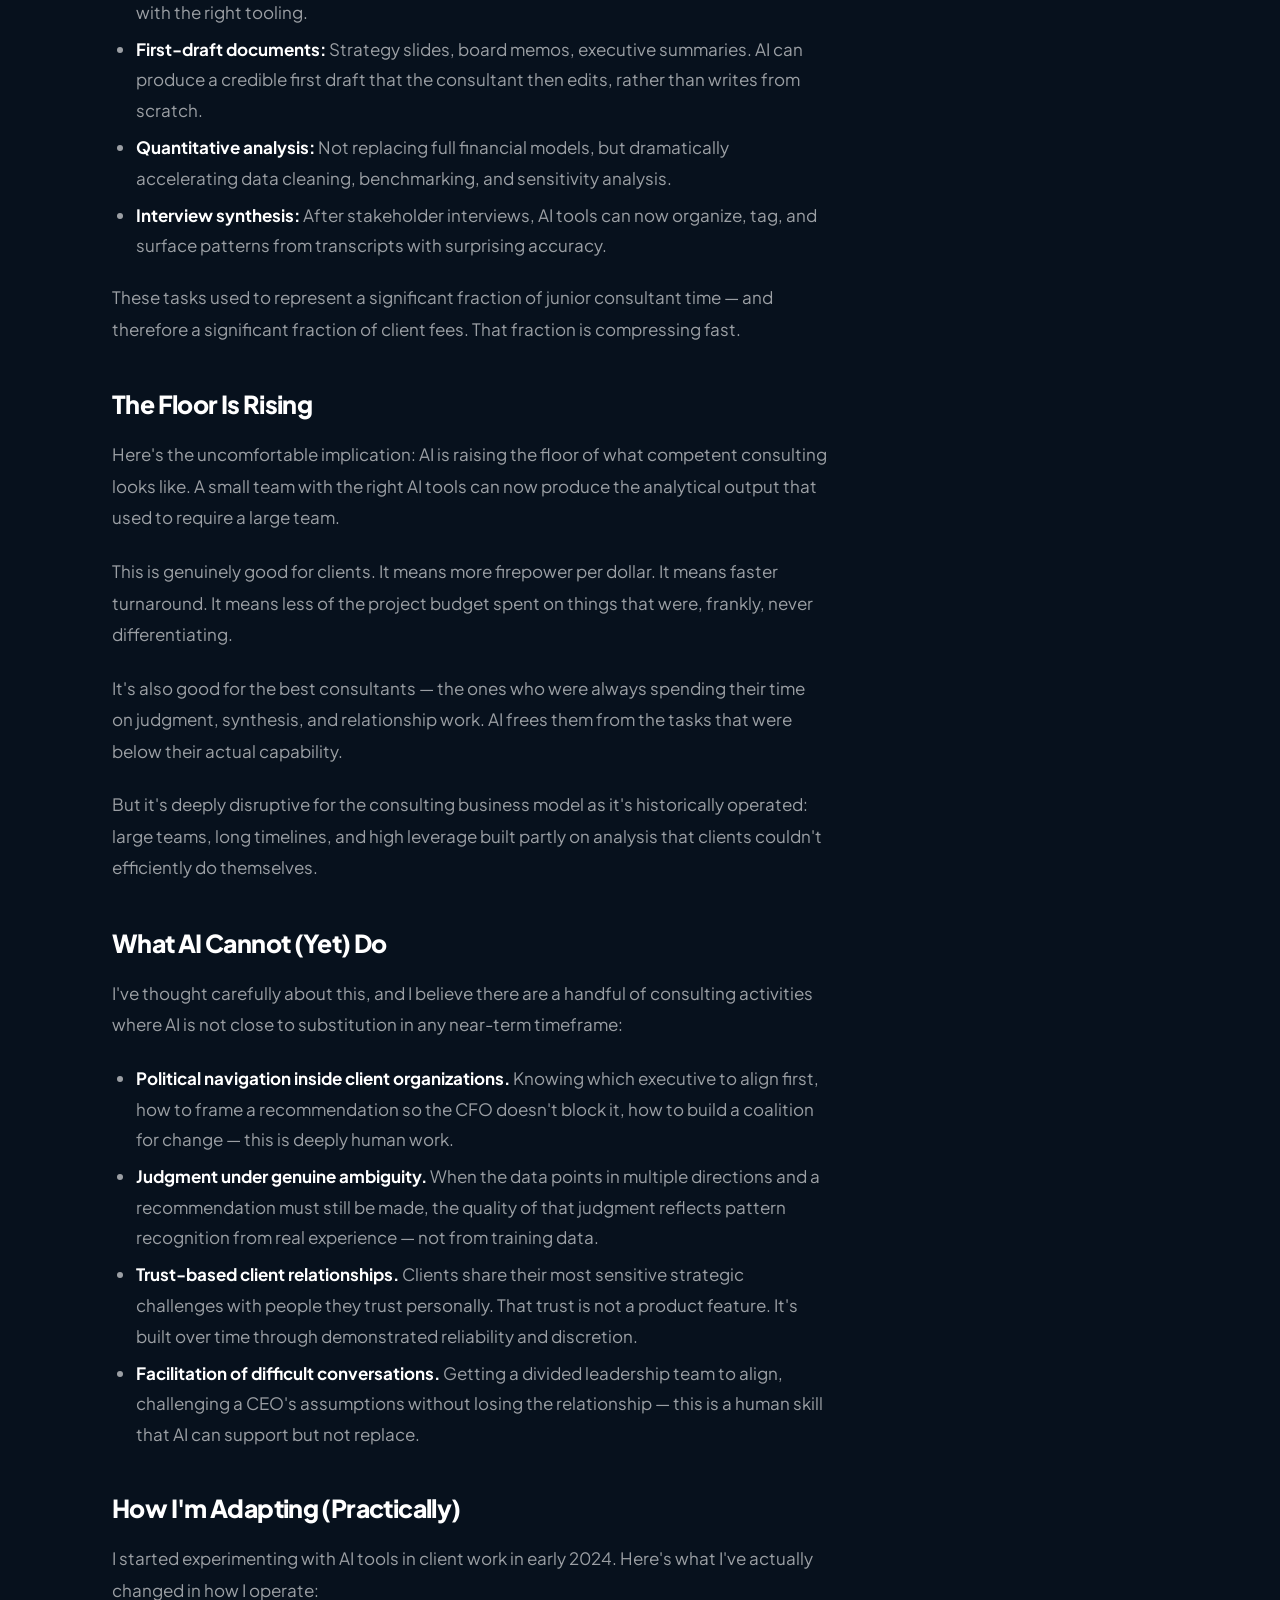
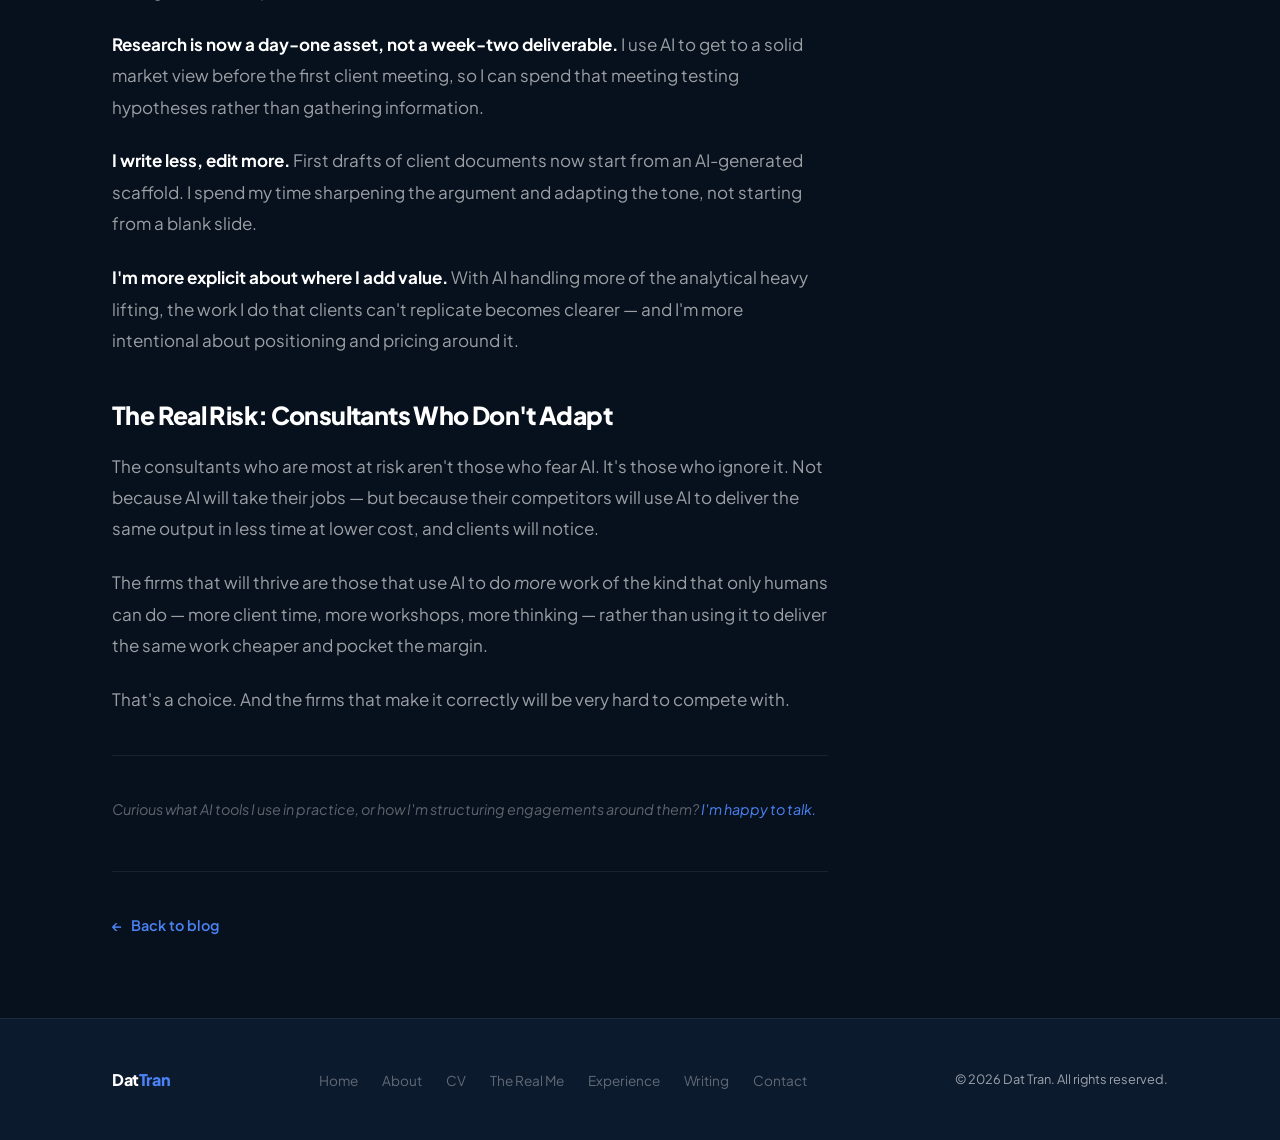
<file: blog/ai-reshaping-consulting.html>
<!DOCTYPE html>
<html lang="en">
<head>
  <meta charset="UTF-8" />
  <meta name="viewport" content="width=device-width, initial-scale=1.0" />
  <title>How AI is Reshaping Consulting — Dat Tran</title>
  <meta name="description" content="AI isn't replacing consultants — it's raising the floor of competence and making genuine judgment harder to fake." />
  <link rel="stylesheet" href="../css/style.css" />
</head>
<body>

  <!-- NAV -->
  <nav class="nav">
    <div class="wrap nav-inner">
      <a href="../index.html" class="nav-logo">Dat<em>Tran</em></a>
      <ul class="nav-links">
        <li><a href="../index.html">Home</a></li>
        <li><a href="../about.html">About</a></li>
        <li><a href="../cv.html">CV</a></li>
        <li><a href="../skills.html">The Real Me</a></li>
        <li><a href="../clients.html">Travels</a></li>
        <li><a href="index.html" class="active">Writing</a></li>
        <li><a href="https://www.linkedin.com/in/dat-tran-a1a35b54/" class="nav-cta" target="_blank" rel="noopener">Connect with me</a></li>
      </ul>
      <button class="nav-burger" aria-label="Toggle menu" aria-expanded="false">
        <span></span><span></span><span></span>
      </button>
    </div>
  </nav>

  <!-- ================================================
       POST HEADER — light style
       ================================================ -->
  <header class="post-header-light">
    <div class="wrap">
      <a href="index.html" class="post-back-top">← Back to Blog</a>

      <div class="post-breadcrumb">
        <span class="tag tag-blue">AI &amp; Business</span>
        <span class="post-breadcrumb-sep">·</span>
        <span class="post-breadcrumb-item">10 min read</span>
        <span class="post-breadcrumb-sep">·</span>
        <span class="post-breadcrumb-item">January 22, 2026</span>
      </div>

      <h1 class="post-title-light">
        How AI is Reshaping the Consulting Industry From the Inside Out
      </h1>
      <p class="post-subtitle-light">
        AI isn't replacing consultants — it's raising the floor of competence and making
        the value of genuine judgment harder to fake.
      </p>

      <div class="post-byline-light">
        <div class="post-byline-avatar-light">DT</div>
        <div>
          <div class="post-byline-name-light">Dat Tran</div>
          <div class="post-byline-meta-light">Strategy Consultant · January 22, 2026</div>
        </div>
        <div style="margin-left:auto; display:flex; gap:.5rem; flex-wrap:wrap;">
          <a href="../skills.html" class="btn btn-ghost btn-sm">Related skills →</a>
          <a href="../clients.html" class="btn btn-ghost btn-sm">Client examples →</a>
        </div>
      </div>
    </div>
  </header>

  <!-- Cover banner -->
  <div class="post-cover-banner cover-teal"></div>

  <!-- ================================================
       POST LAYOUT
       ================================================ -->
  <div class="post-layout">

    <!-- CONTENT -->
    <article class="post-content">

      <p>
        Last year I ran a workshop with a team of senior partners at a major consulting firm.
        We spent an hour discussing how AI tools were changing the way their analysts worked.
        Then one partner said something that stuck with me:
      </p>
      <blockquote>
        <p>
          "The problem isn't that AI will make consultants redundant. The problem is that it's
          going to make it very hard to hide the ones who never added much value in the first place."
        </p>
      </blockquote>
      <p>
        That observation cuts to the heart of what's actually happening. The consulting industry
        is not being disrupted in the way technology disrupts taxi drivers or travel agents.
        It's being <em>sorted</em> — ruthlessly — by a technology that does the commodity work
        faster, cheaper, and with fewer complaints about billable hours.
      </p>

      <h2 id="what-ai-actually-automates">What AI Actually Automates</h2>
      <p>
        It's worth being precise about this, because the narrative oscillates between panic and
        dismissal. Here's what I've seen AI tools meaningfully change in consulting practice
        over the past two years:
      </p>
      <ul>
        <li><strong>Research and synthesis:</strong> What used to take a junior analyst two days — compiling market data, reading earnings calls, summarizing analyst reports — now takes an hour with the right tooling.</li>
        <li><strong>First-draft documents:</strong> Strategy slides, board memos, executive summaries. AI can produce a credible first draft that the consultant then edits, rather than writes from scratch.</li>
        <li><strong>Quantitative analysis:</strong> Not replacing full financial models, but dramatically accelerating data cleaning, benchmarking, and sensitivity analysis.</li>
        <li><strong>Interview synthesis:</strong> After stakeholder interviews, AI tools can now organize, tag, and surface patterns from transcripts with surprising accuracy.</li>
      </ul>
      <p>
        These tasks used to represent a significant fraction of junior consultant time — and
        therefore a significant fraction of client fees. That fraction is compressing fast.
      </p>

      <h2 id="the-floor-is-rising">The Floor Is Rising</h2>
      <p>
        Here's the uncomfortable implication: AI is raising the floor of what competent consulting
        looks like. A small team with the right AI tools can now produce the analytical output
        that used to require a large team.
      </p>
      <p>
        This is genuinely good for clients. It means more firepower per dollar. It means faster
        turnaround. It means less of the project budget spent on things that were, frankly,
        never differentiating.
      </p>
      <p>
        It's also good for the best consultants — the ones who were always spending their time
        on judgment, synthesis, and relationship work. AI frees them from the tasks that were
        below their actual capability.
      </p>
      <p>
        But it's deeply disruptive for the consulting business model as it's historically operated:
        large teams, long timelines, and high leverage built partly on analysis that clients
        couldn't efficiently do themselves.
      </p>

      <h2 id="what-ai-cannot-do">What AI Cannot (Yet) Do</h2>
      <p>
        I've thought carefully about this, and I believe there are a handful of consulting
        activities where AI is not close to substitution in any near-term timeframe:
      </p>
      <ul>
        <li><strong>Political navigation inside client organizations.</strong> Knowing which executive to align first, how to frame a recommendation so the CFO doesn't block it, how to build a coalition for change — this is deeply human work.</li>
        <li><strong>Judgment under genuine ambiguity.</strong> When the data points in multiple directions and a recommendation must still be made, the quality of that judgment reflects pattern recognition from real experience — not from training data.</li>
        <li><strong>Trust-based client relationships.</strong> Clients share their most sensitive strategic challenges with people they trust personally. That trust is not a product feature. It's built over time through demonstrated reliability and discretion.</li>
        <li><strong>Facilitation of difficult conversations.</strong> Getting a divided leadership team to align, challenging a CEO's assumptions without losing the relationship — this is a human skill that AI can support but not replace.</li>
      </ul>

      <h2 id="how-im-adapting">How I'm Adapting (Practically)</h2>
      <p>
        I started experimenting with AI tools in client work in early 2024. Here's what I've
        actually changed in how I operate:
      </p>
      <p>
        <strong>Research is now a day-one asset, not a week-two deliverable.</strong> I use AI to
        get to a solid market view before the first client meeting, so I can spend that meeting
        testing hypotheses rather than gathering information.
      </p>
      <p>
        <strong>I write less, edit more.</strong> First drafts of client documents now start
        from an AI-generated scaffold. I spend my time sharpening the argument and adapting the
        tone, not starting from a blank slide.
      </p>
      <p>
        <strong>I'm more explicit about where I add value.</strong> With AI handling more of the
        analytical heavy lifting, the work I do that clients can't replicate becomes clearer —
        and I'm more intentional about positioning and pricing around it.
      </p>

      <h2 id="the-real-risk">The Real Risk: Consultants Who Don't Adapt</h2>
      <p>
        The consultants who are most at risk aren't those who fear AI. It's those who ignore it.
        Not because AI will take their jobs — but because their competitors will use AI to deliver
        the same output in less time at lower cost, and clients will notice.
      </p>
      <p>
        The firms that will thrive are those that use AI to do <em>more</em> work of the kind that
        only humans can do — more client time, more workshops, more thinking — rather than using
        it to deliver the same work cheaper and pocket the margin.
      </p>
      <p>
        That's a choice. And the firms that make it correctly will be very hard to compete with.
      </p>

      <hr />

      <p style="font-size:.9rem; color:var(--text-3);">
        <em>
          Curious what AI tools I use in practice, or how I'm structuring engagements around them?
          <a href="mailto:dattran@outlook.dk">I'm happy to talk.</a>
        </em>
      </p>

      <!-- Back link -->
      <div class="post-back">
        <a href="index.html" class="back-link">
          <span class="back-link-arrow">←</span>
          Back to blog
        </a>
      </div>

    </article>

    <!-- SIDEBAR -->
    <aside class="post-sidebar">

      <!-- Table of Contents -->
      <div class="toc-card">
        <div class="toc-title">Table of Contents</div>
        <ul class="toc-list">
          <li><a href="#what-ai-actually-automates">What AI Actually Automates</a></li>
          <li><a href="#the-floor-is-rising">The Floor Is Rising</a></li>
          <li><a href="#what-ai-cannot-do">What AI Cannot (Yet) Do</a></li>
          <li><a href="#how-im-adapting">How I'm Adapting</a></li>
          <li><a href="#the-real-risk">The Real Risk</a></li>
        </ul>
      </div>

      <!-- Author card -->
      <div class="author-card">
        <div class="author-avatar">DT</div>
        <div class="author-name">Dat Tran</div>
        <p class="author-bio">
          Strategy consultant. Writing about strategy, transformation, and the future of work.
        </p>
        <a href="../about.html" style="display:inline-block; margin-top:.85rem; font-size:.8rem; font-weight:600; color:var(--accent);">About me →</a>
      </div>

      <!-- Related skills -->
      <div class="toc-card" style="margin-top:1.25rem;">
        <div class="toc-title">Related on this site</div>
        <ul class="toc-list">
          <li><a href="../skills.html#analytics">Analytics &amp; Research skills →</a></li>
          <li><a href="../clients.html">See client engagements →</a></li>
          <li><a href="navigating-uncertainty.html">Read: Navigating Uncertainty →</a></li>
        </ul>
      </div>

    </aside>

  </div>

  <!-- FOOTER -->
  <footer>
    <div class="wrap footer-inner">
      <div class="footer-logo">Dat<em>Tran</em></div>
      <ul class="footer-links">
        <li><a href="../index.html">Home</a></li>
        <li><a href="../about.html">About</a></li>
        <li><a href="../cv.html">CV</a></li>
        <li><a href="../skills.html">The Real Me</a></li>
        <li><a href="../clients.html">Experience</a></li>
        <li><a href="index.html">Writing</a></li>
        <li><a href="mailto:dattran@outlook.dk">Contact</a></li>
      </ul>
      <p class="footer-copy">© 2026 Dat Tran. All rights reserved.</p>
    </div>
  </footer>

  <script src="../js/main.js"></script>
</body>
</html>
</file>
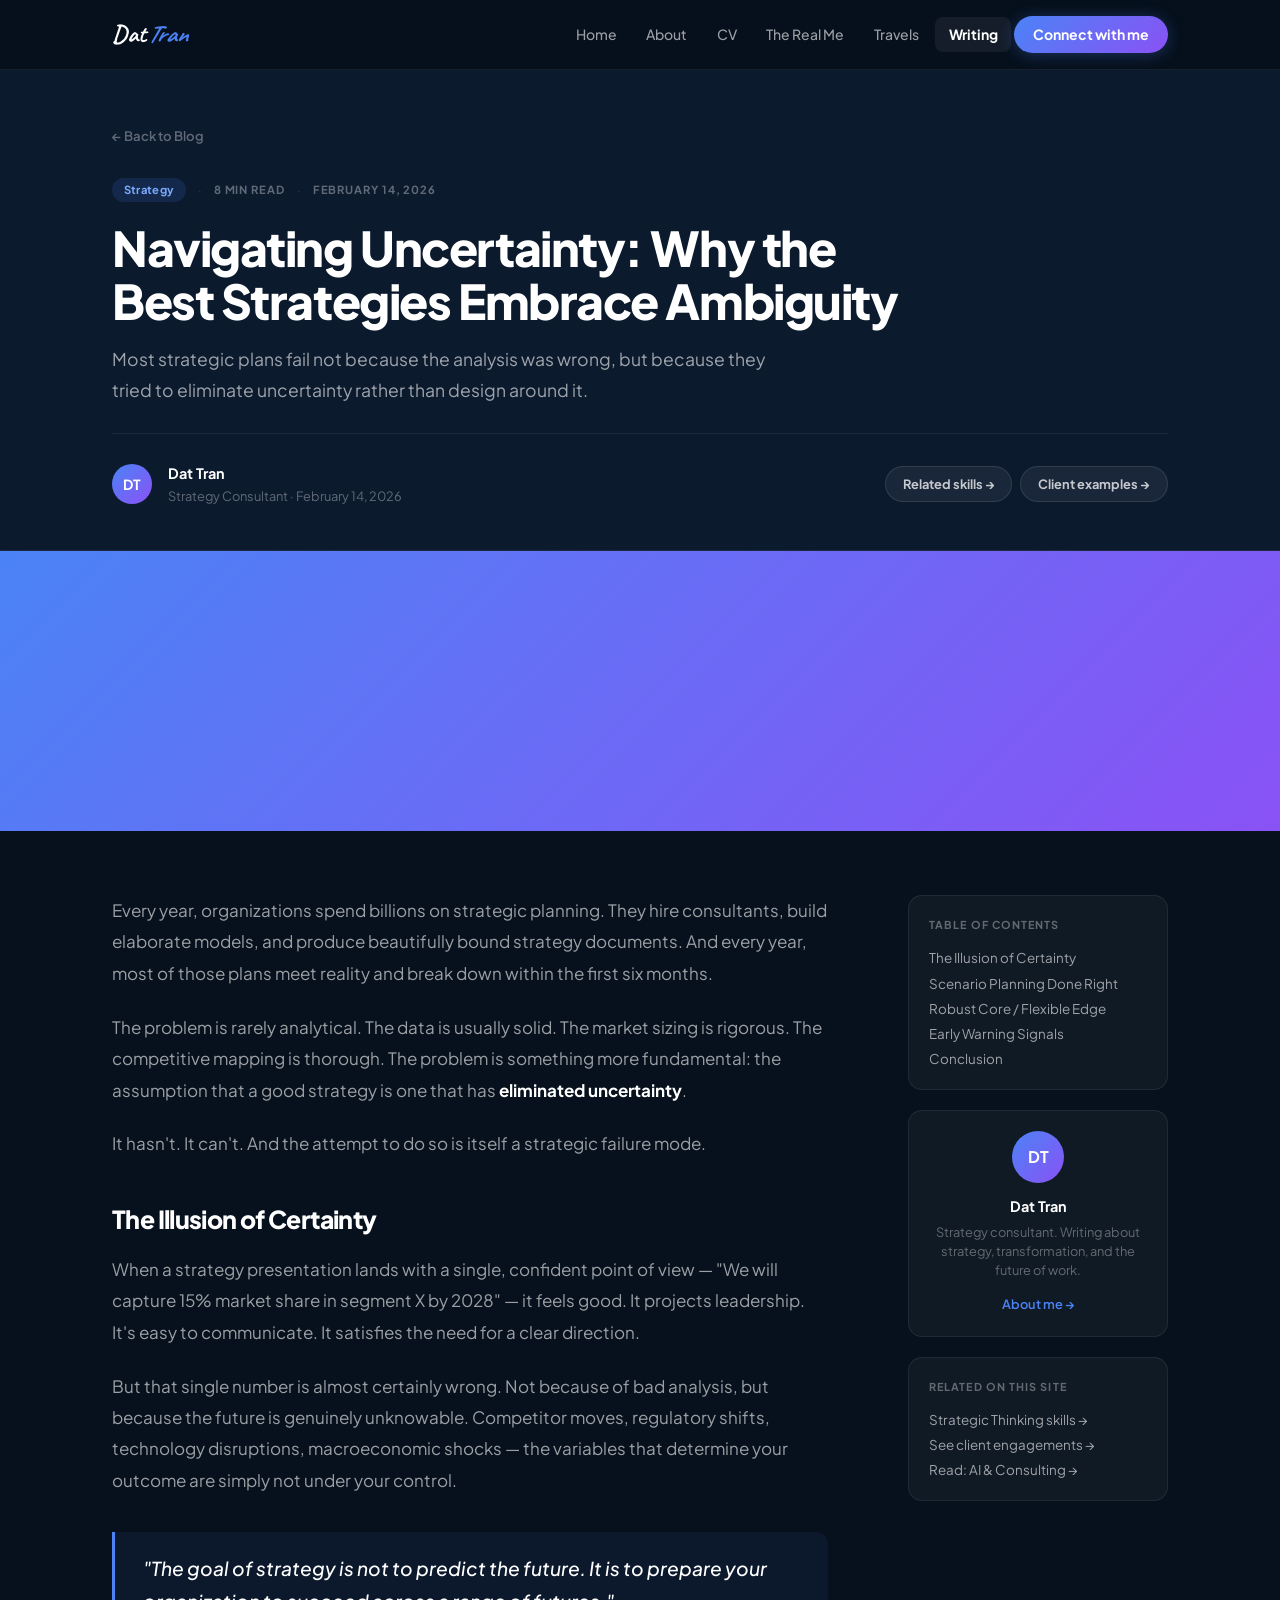
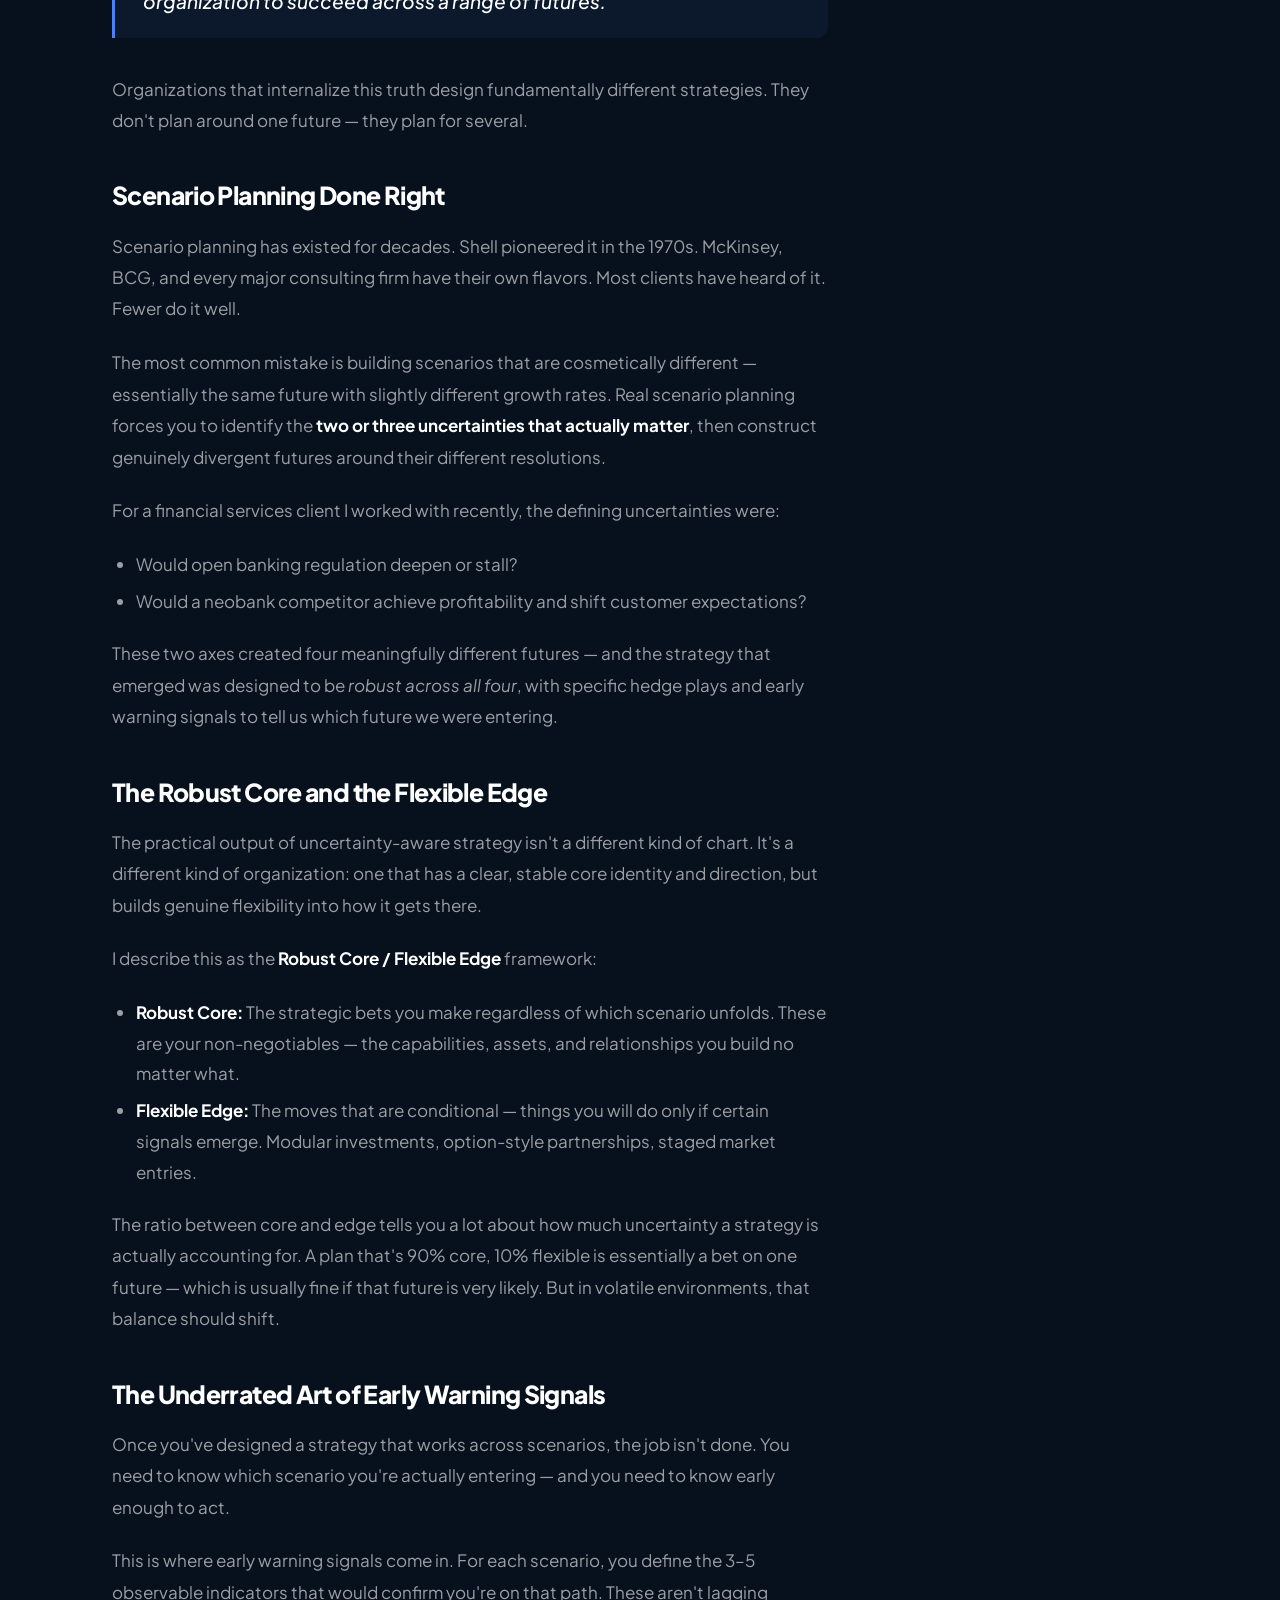
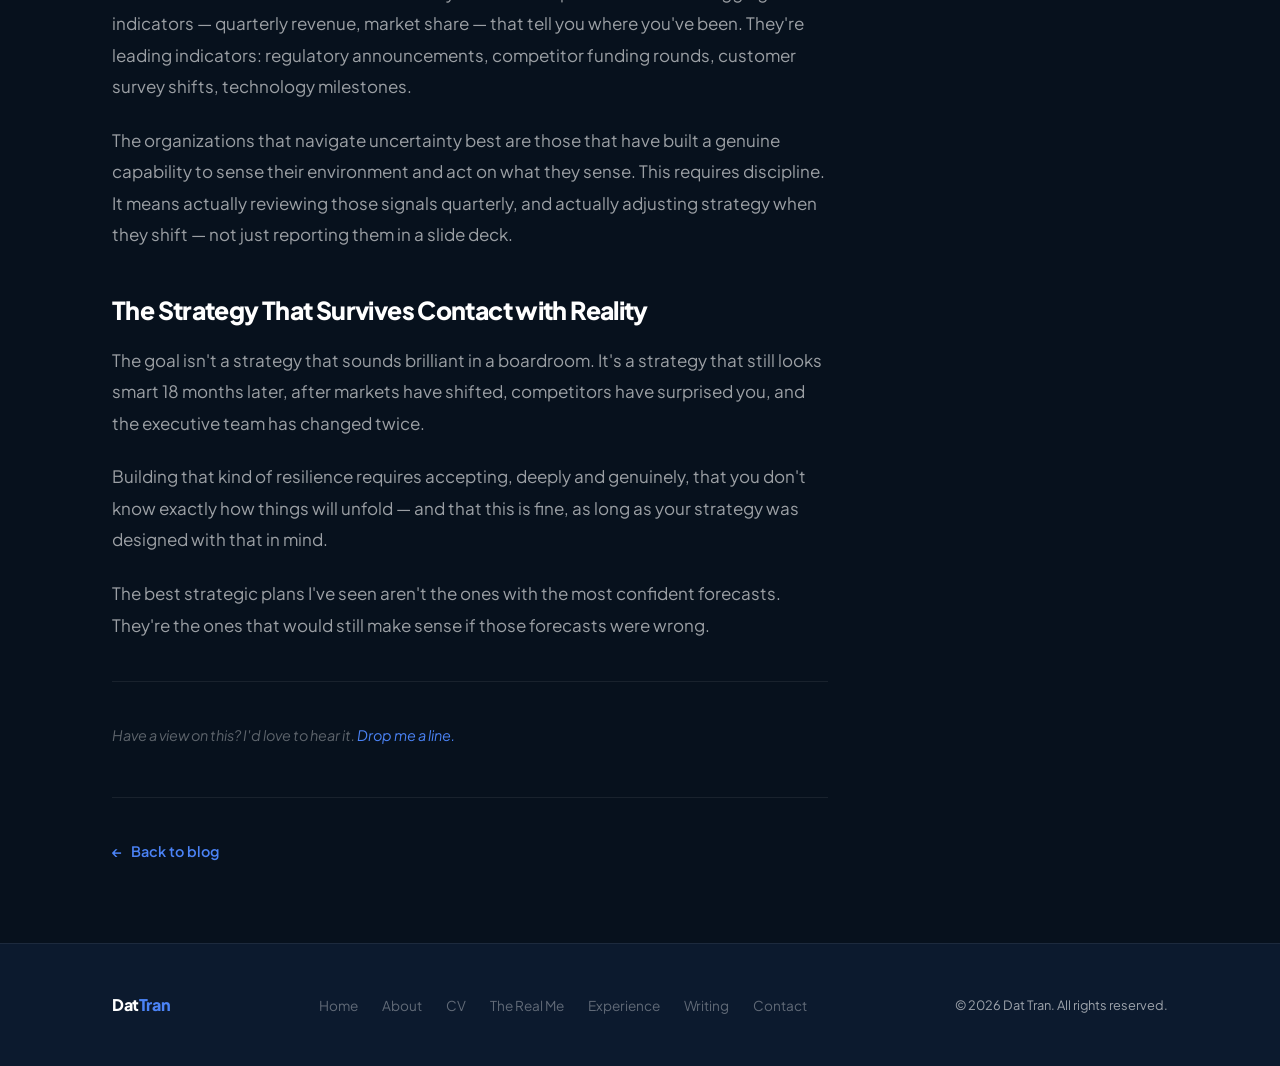
<file: blog/navigating-uncertainty.html>
<!DOCTYPE html>
<html lang="en">
<head>
  <meta charset="UTF-8" />
  <meta name="viewport" content="width=device-width, initial-scale=1.0" />
  <title>Navigating Uncertainty — Dat Tran</title>
  <meta name="description" content="Why the best strategies embrace ambiguity rather than trying to eliminate it." />
  <link rel="stylesheet" href="../css/style.css" />
</head>
<body>

  <!-- NAV -->
  <nav class="nav">
    <div class="wrap nav-inner">
      <a href="../index.html" class="nav-logo">Dat<em>Tran</em></a>
      <ul class="nav-links">
        <li><a href="../index.html">Home</a></li>
        <li><a href="../about.html">About</a></li>
        <li><a href="../cv.html">CV</a></li>
        <li><a href="../skills.html">The Real Me</a></li>
        <li><a href="../clients.html">Travels</a></li>
        <li><a href="index.html" class="active">Writing</a></li>
        <li><a href="https://www.linkedin.com/in/dat-tran-a1a35b54/" class="nav-cta" target="_blank" rel="noopener">Connect with me</a></li>
      </ul>
      <button class="nav-burger" aria-label="Toggle menu" aria-expanded="false">
        <span></span><span></span><span></span>
      </button>
    </div>
  </nav>

  <!-- ================================================
       POST HEADER — light style
       ================================================ -->
  <header class="post-header-light">
    <div class="wrap">
      <a href="index.html" class="post-back-top">← Back to Blog</a>

      <div class="post-breadcrumb">
        <span class="tag tag-blue">Strategy</span>
        <span class="post-breadcrumb-sep">·</span>
        <span class="post-breadcrumb-item">8 min read</span>
        <span class="post-breadcrumb-sep">·</span>
        <span class="post-breadcrumb-item">February 14, 2026</span>
      </div>

      <h1 class="post-title-light">
        Navigating Uncertainty: Why the Best Strategies Embrace Ambiguity
      </h1>
      <p class="post-subtitle-light">
        Most strategic plans fail not because the analysis was wrong, but because they tried to
        eliminate uncertainty rather than design around it.
      </p>

      <div class="post-byline-light">
        <div class="post-byline-avatar-light">DT</div>
        <div>
          <div class="post-byline-name-light">Dat Tran</div>
          <div class="post-byline-meta-light">Strategy Consultant · February 14, 2026</div>
        </div>
        <div style="margin-left:auto; display:flex; gap:.5rem; flex-wrap:wrap;">
          <a href="../skills.html" class="btn btn-ghost btn-sm">Related skills →</a>
          <a href="../clients.html" class="btn btn-ghost btn-sm">Client examples →</a>
        </div>
      </div>
    </div>
  </header>

  <!-- Cover banner -->
  <div class="post-cover-banner cover-blue"></div>

  <!-- ================================================
       POST LAYOUT
       ================================================ -->
  <div class="post-layout">

    <!-- CONTENT -->
    <article class="post-content">

      <p>
        Every year, organizations spend billions on strategic planning. They hire consultants, build
        elaborate models, and produce beautifully bound strategy documents. And every year, most of
        those plans meet reality and break down within the first six months.
      </p>
      <p>
        The problem is rarely analytical. The data is usually solid. The market sizing is rigorous.
        The competitive mapping is thorough. The problem is something more fundamental: the assumption
        that a good strategy is one that has <strong>eliminated uncertainty</strong>.
      </p>
      <p>
        It hasn't. It can't. And the attempt to do so is itself a strategic failure mode.
      </p>

      <h2 id="the-illusion-of-certainty">The Illusion of Certainty</h2>
      <p>
        When a strategy presentation lands with a single, confident point of view — "We will capture
        15% market share in segment X by 2028" — it feels good. It projects leadership. It's easy
        to communicate. It satisfies the need for a clear direction.
      </p>
      <p>
        But that single number is almost certainly wrong. Not because of bad analysis, but because
        the future is genuinely unknowable. Competitor moves, regulatory shifts, technology
        disruptions, macroeconomic shocks — the variables that determine your outcome are simply
        not under your control.
      </p>
      <blockquote>
        <p>
          "The goal of strategy is not to predict the future. It is to prepare your organization
          to succeed across a range of futures."
        </p>
      </blockquote>
      <p>
        Organizations that internalize this truth design fundamentally different strategies. They
        don't plan around one future — they plan for several.
      </p>

      <h2 id="scenario-planning-done-right">Scenario Planning Done Right</h2>
      <p>
        Scenario planning has existed for decades. Shell pioneered it in the 1970s. McKinsey, BCG,
        and every major consulting firm have their own flavors. Most clients have heard of it.
        Fewer do it well.
      </p>
      <p>
        The most common mistake is building scenarios that are cosmetically different — essentially
        the same future with slightly different growth rates. Real scenario planning forces you
        to identify the <strong>two or three uncertainties that actually matter</strong>, then
        construct genuinely divergent futures around their different resolutions.
      </p>
      <p>
        For a financial services client I worked with recently, the defining uncertainties were:
      </p>
      <ul>
        <li>Would open banking regulation deepen or stall?</li>
        <li>Would a neobank competitor achieve profitability and shift customer expectations?</li>
      </ul>
      <p>
        These two axes created four meaningfully different futures — and the strategy that emerged
        was designed to be <em>robust across all four</em>, with specific hedge plays and early warning
        signals to tell us which future we were entering.
      </p>

      <h2 id="the-robust-core-and-the-flexible-edge">The Robust Core and the Flexible Edge</h2>
      <p>
        The practical output of uncertainty-aware strategy isn't a different kind of chart. It's
        a different kind of organization: one that has a clear, stable core identity and direction,
        but builds genuine flexibility into how it gets there.
      </p>
      <p>
        I describe this as the <strong>Robust Core / Flexible Edge</strong> framework:
      </p>
      <ul>
        <li><strong>Robust Core:</strong> The strategic bets you make regardless of which scenario unfolds. These are your non-negotiables — the capabilities, assets, and relationships you build no matter what.</li>
        <li><strong>Flexible Edge:</strong> The moves that are conditional — things you will do only if certain signals emerge. Modular investments, option-style partnerships, staged market entries.</li>
      </ul>
      <p>
        The ratio between core and edge tells you a lot about how much uncertainty a strategy
        is actually accounting for. A plan that's 90% core, 10% flexible is essentially a bet on
        one future — which is usually fine if that future is very likely. But in volatile environments,
        that balance should shift.
      </p>

      <h2 id="early-warning-signals">The Underrated Art of Early Warning Signals</h2>
      <p>
        Once you've designed a strategy that works across scenarios, the job isn't done. You need
        to know which scenario you're actually entering — and you need to know early enough to act.
      </p>
      <p>
        This is where early warning signals come in. For each scenario, you define the 3–5 observable
        indicators that would confirm you're on that path. These aren't lagging indicators — quarterly
        revenue, market share — that tell you where you've been. They're leading indicators: regulatory
        announcements, competitor funding rounds, customer survey shifts, technology milestones.
      </p>
      <p>
        The organizations that navigate uncertainty best are those that have built a genuine
        capability to sense their environment and act on what they sense. This requires discipline.
        It means actually reviewing those signals quarterly, and actually adjusting strategy when
        they shift — not just reporting them in a slide deck.
      </p>

      <h2 id="conclusion">The Strategy That Survives Contact with Reality</h2>
      <p>
        The goal isn't a strategy that sounds brilliant in a boardroom. It's a strategy that still
        looks smart 18 months later, after markets have shifted, competitors have surprised you,
        and the executive team has changed twice.
      </p>
      <p>
        Building that kind of resilience requires accepting, deeply and genuinely, that you don't
        know exactly how things will unfold — and that this is fine, as long as your strategy was
        designed with that in mind.
      </p>
      <p>
        The best strategic plans I've seen aren't the ones with the most confident forecasts.
        They're the ones that would still make sense if those forecasts were wrong.
      </p>

      <hr />

      <p style="font-size:.9rem; color:var(--text-3);">
        <em>
          Have a view on this? I'd love to hear it.
          <a href="mailto:dattran@outlook.dk">Drop me a line.</a>
        </em>
      </p>

      <!-- Back link -->
      <div class="post-back">
        <a href="index.html" class="back-link">
          <span class="back-link-arrow">←</span>
          Back to blog
        </a>
      </div>

    </article>

    <!-- SIDEBAR -->
    <aside class="post-sidebar">

      <!-- Table of Contents -->
      <div class="toc-card">
        <div class="toc-title">Table of Contents</div>
        <ul class="toc-list">
          <li><a href="#the-illusion-of-certainty">The Illusion of Certainty</a></li>
          <li><a href="#scenario-planning-done-right">Scenario Planning Done Right</a></li>
          <li><a href="#the-robust-core-and-the-flexible-edge">Robust Core / Flexible Edge</a></li>
          <li><a href="#early-warning-signals">Early Warning Signals</a></li>
          <li><a href="#conclusion">Conclusion</a></li>
        </ul>
      </div>

      <!-- Author card -->
      <div class="author-card">
        <div class="author-avatar">DT</div>
        <div class="author-name">Dat Tran</div>
        <p class="author-bio">
          Strategy consultant. Writing about strategy, transformation, and the future of work.
        </p>
        <a href="../about.html" style="display:inline-block; margin-top:.85rem; font-size:.8rem; font-weight:600; color:var(--accent);">About me →</a>
      </div>

      <!-- Related links -->
      <div class="toc-card" style="margin-top:1.25rem;">
        <div class="toc-title">Related on this site</div>
        <ul class="toc-list">
          <li><a href="../skills.html">Strategic Thinking skills →</a></li>
          <li><a href="../clients.html">See client engagements →</a></li>
          <li><a href="ai-reshaping-consulting.html">Read: AI &amp; Consulting →</a></li>
        </ul>
      </div>

    </aside>

  </div>

  <!-- FOOTER -->
  <footer>
    <div class="wrap footer-inner">
      <div class="footer-logo">Dat<em>Tran</em></div>
      <ul class="footer-links">
        <li><a href="../index.html">Home</a></li>
        <li><a href="../about.html">About</a></li>
        <li><a href="../cv.html">CV</a></li>
        <li><a href="../skills.html">The Real Me</a></li>
        <li><a href="../clients.html">Experience</a></li>
        <li><a href="index.html">Writing</a></li>
        <li><a href="mailto:dattran@outlook.dk">Contact</a></li>
      </ul>
      <p class="footer-copy">© 2026 Dat Tran. All rights reserved.</p>
    </div>
  </footer>

  <script src="../js/main.js"></script>
</body>
</html>
</file>
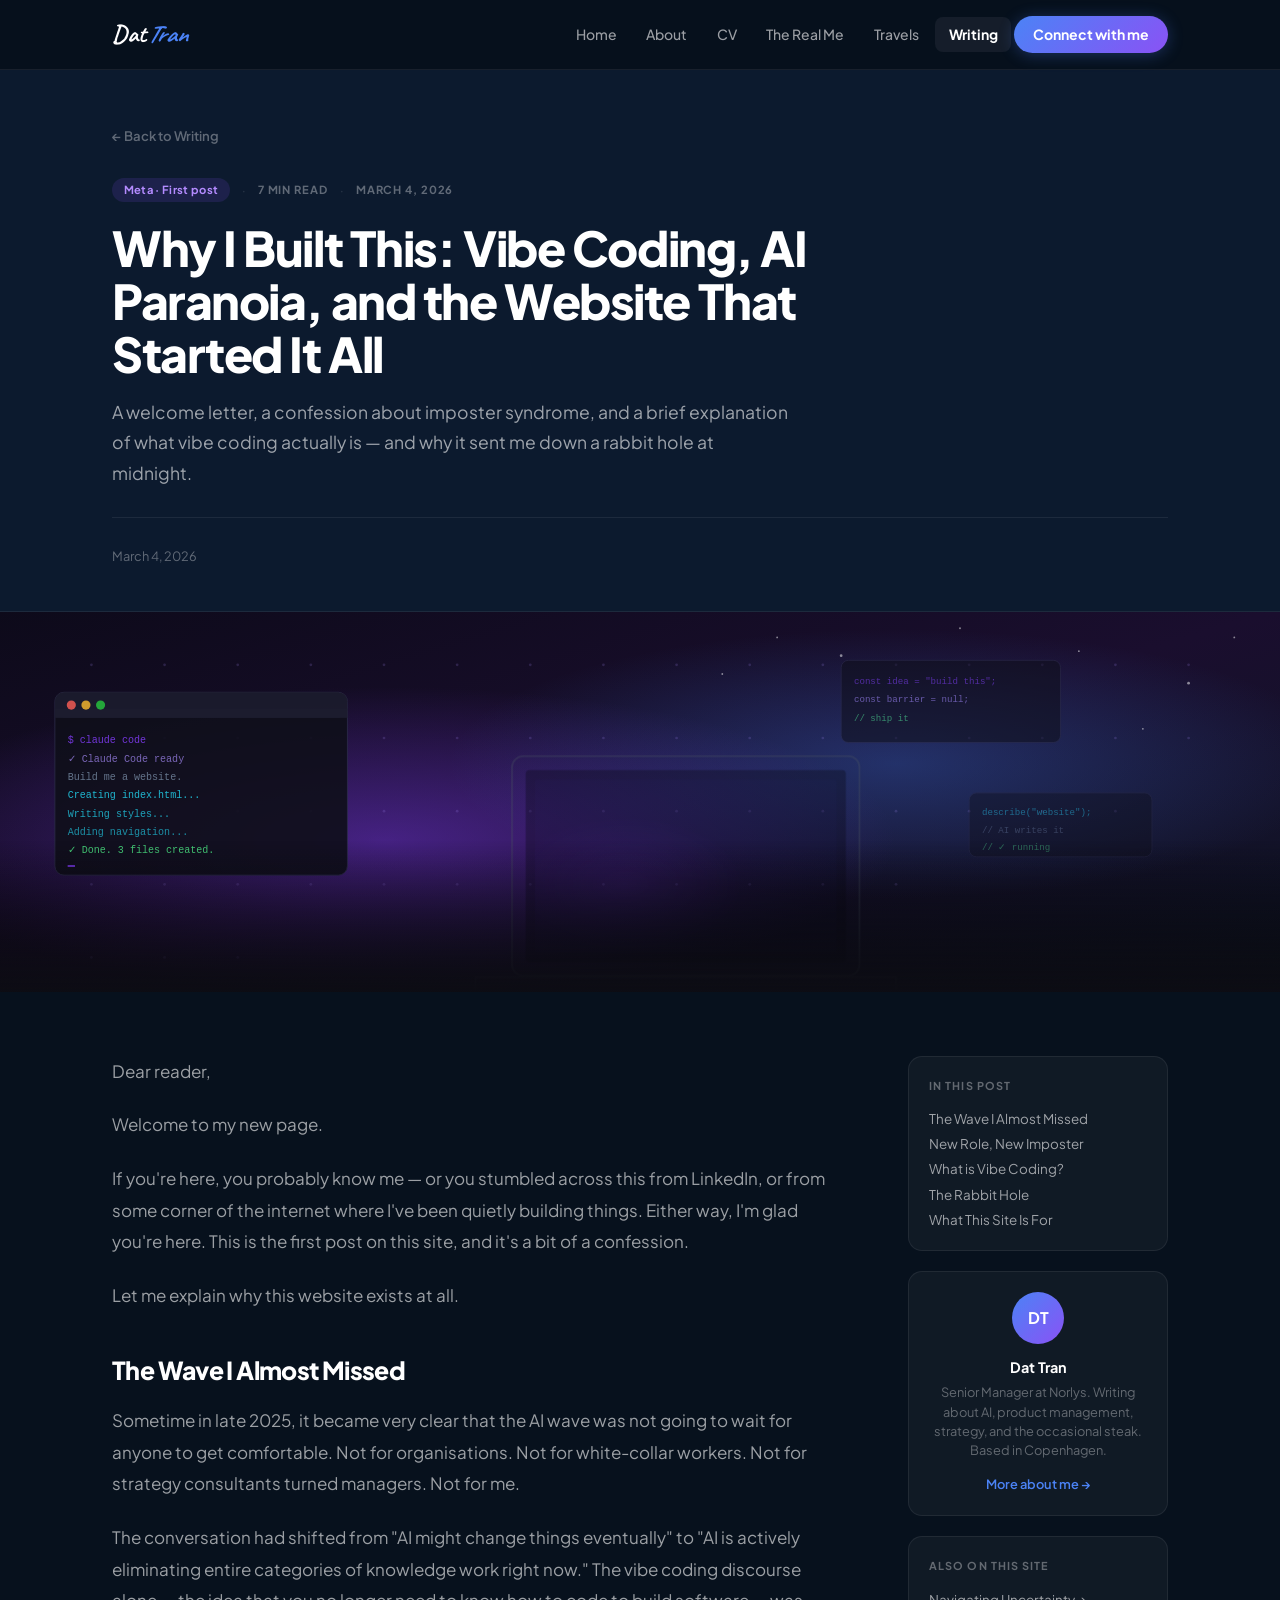
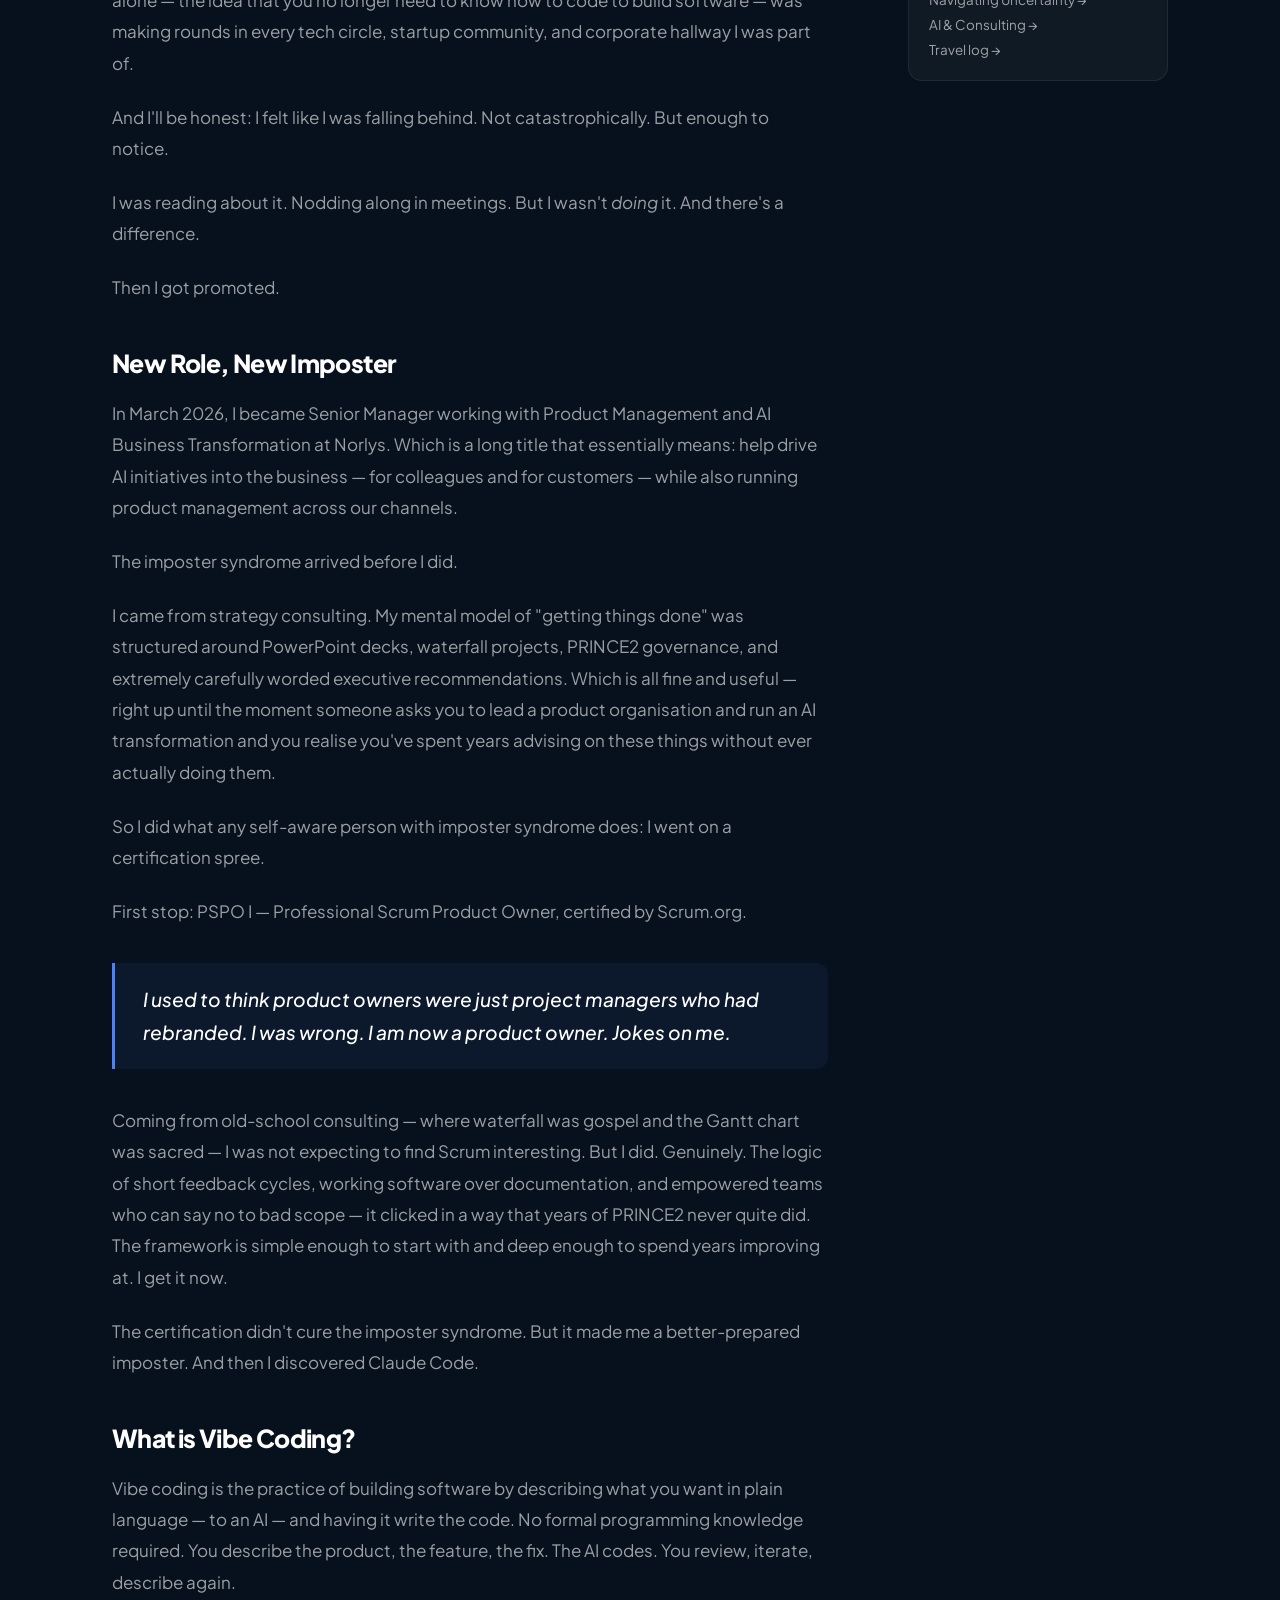
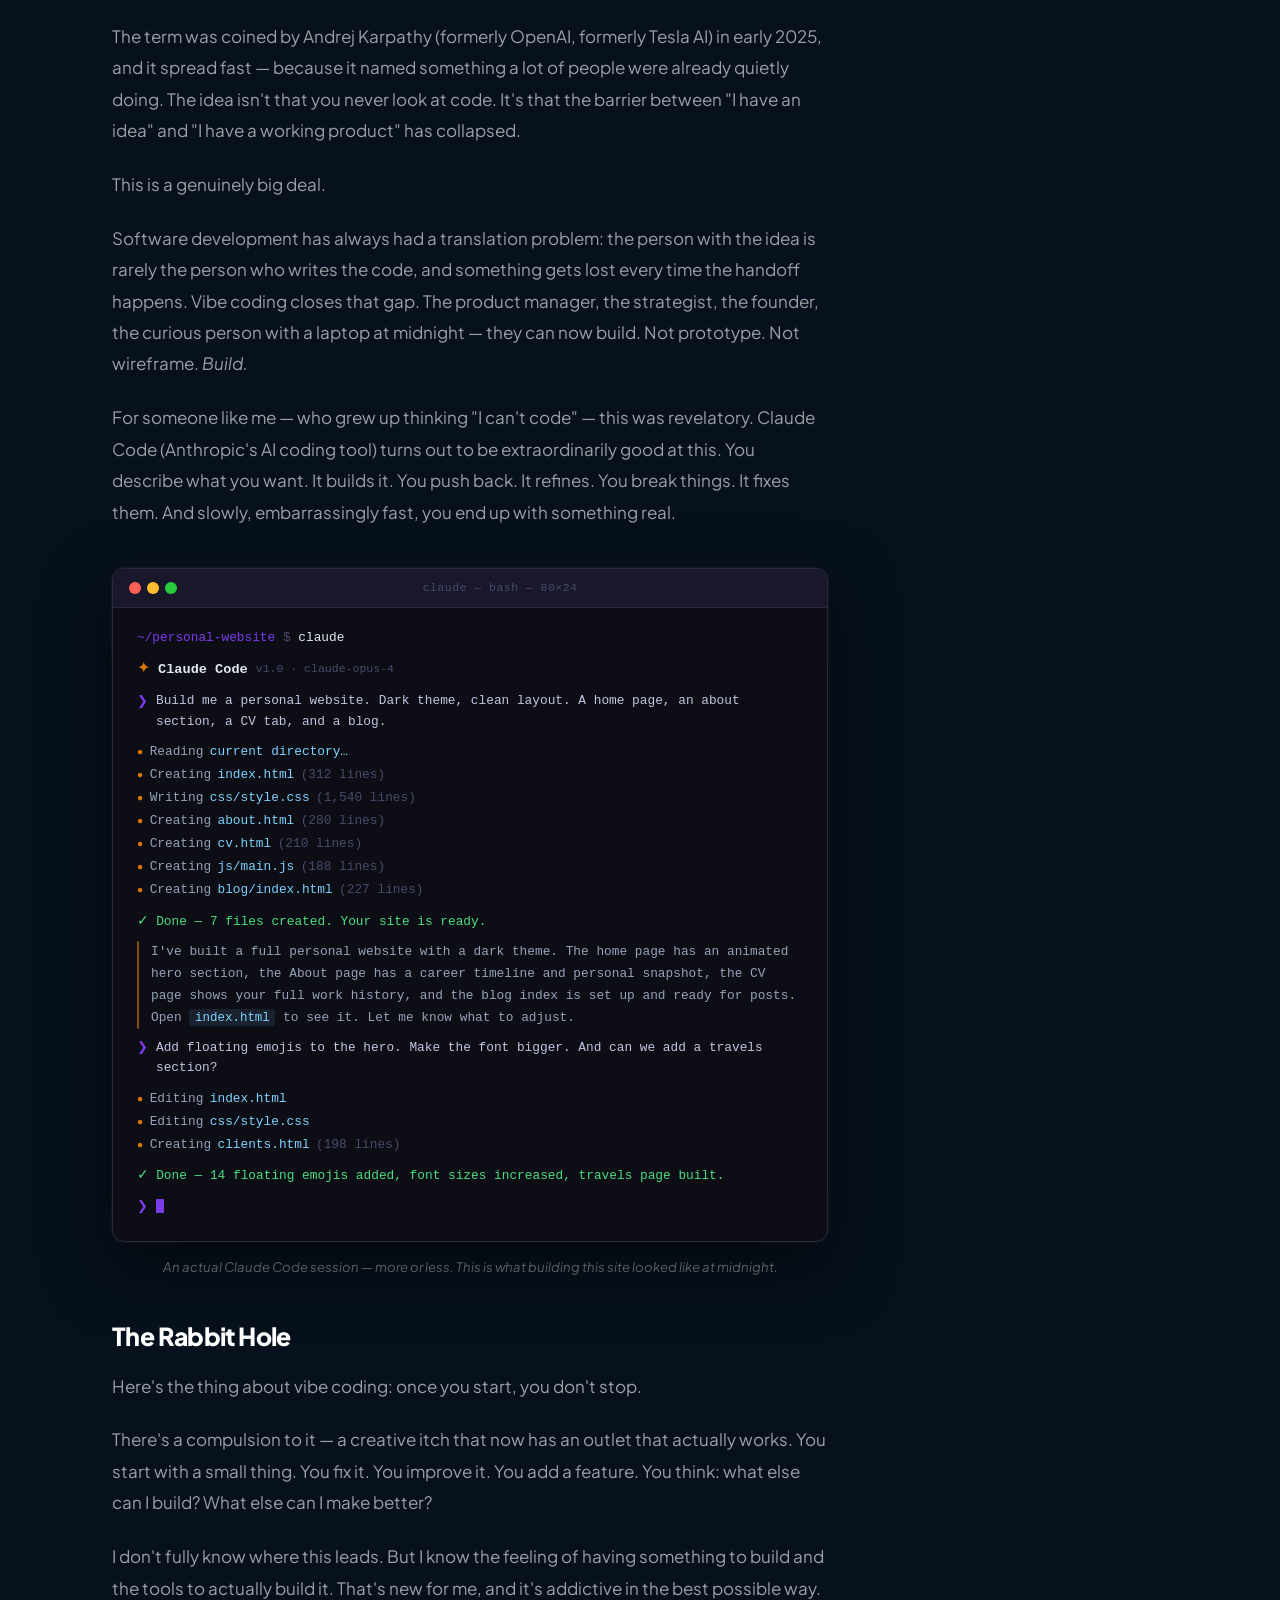
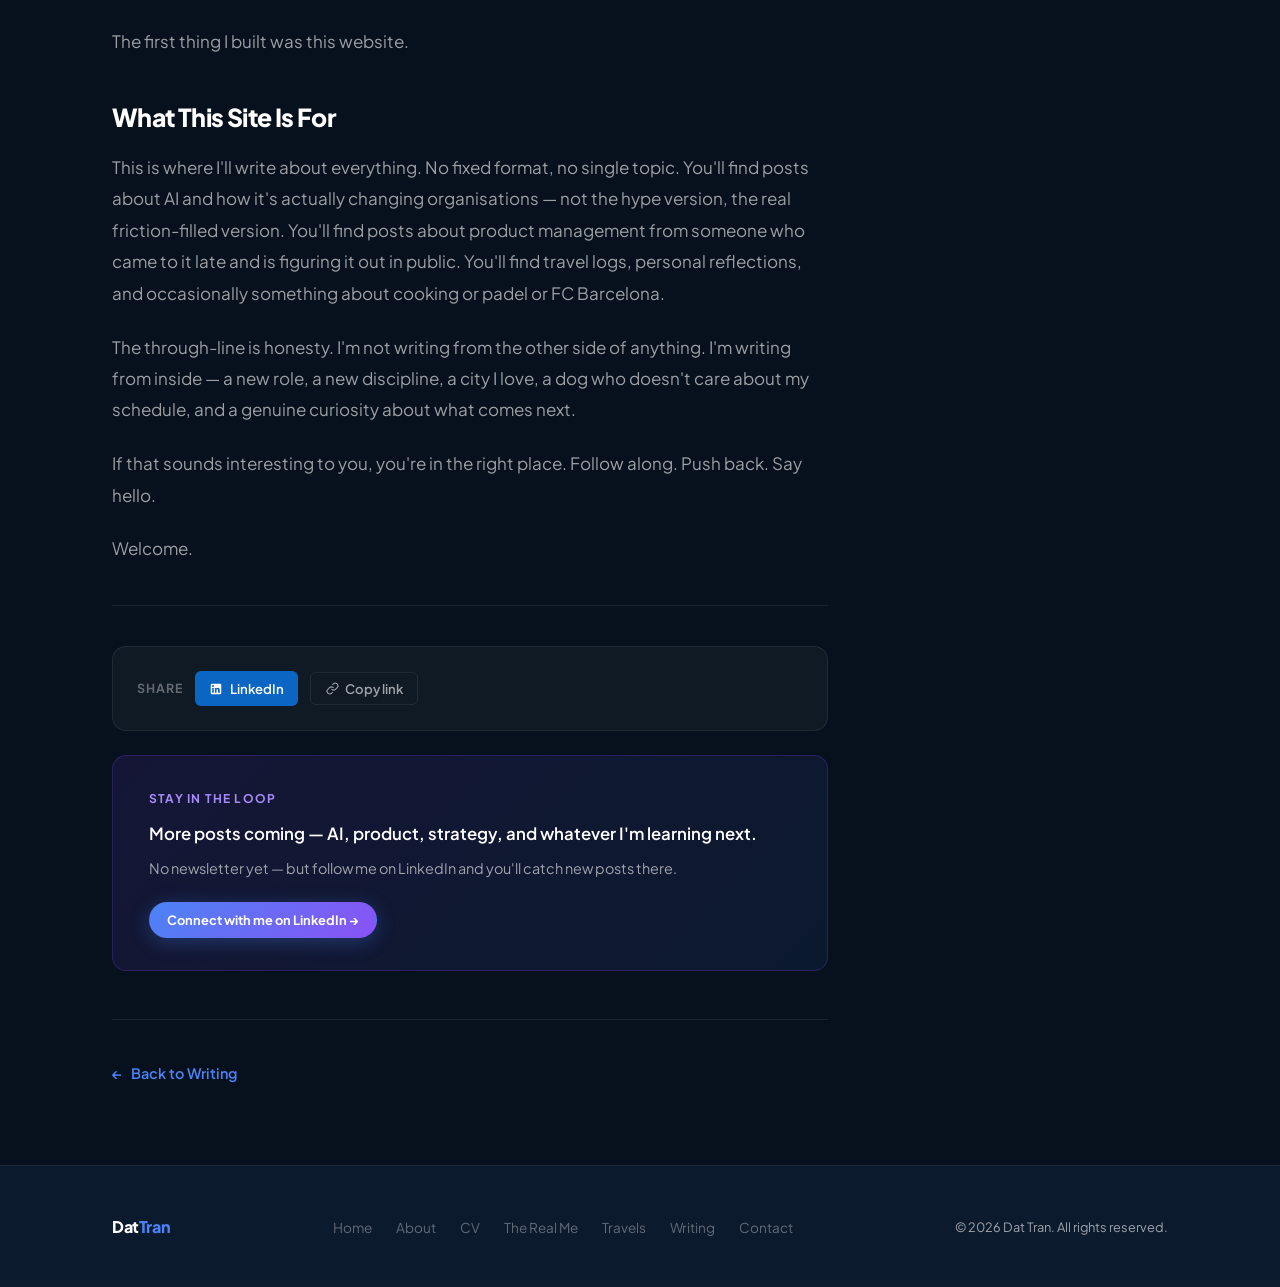
<file: blog/why-i-built-this.html>
<!DOCTYPE html>
<html lang="en">
<head>
  <meta charset="UTF-8" />
  <meta name="viewport" content="width=device-width, initial-scale=1.0" />
  <title>Why I Built This — Dat Tran</title>
  <meta name="description" content="Vibe coding, AI paranoia, a new role, and a website that started as an experiment. Welcome." />
  <link rel="stylesheet" href="../css/style.css" />
</head>
<body>

  <!-- NAV -->
  <nav class="nav">
    <div class="wrap nav-inner">
      <a href="../index.html" class="nav-logo">Dat<em>Tran</em></a>
      <ul class="nav-links">
        <li><a href="../index.html">Home</a></li>
        <li><a href="../about.html">About</a></li>
        <li><a href="../cv.html">CV</a></li>
        <li><a href="../skills.html">The Real Me</a></li>
        <li><a href="../clients.html">Travels</a></li>
        <li><a href="index.html" class="active">Writing</a></li>
        <li><a href="https://www.linkedin.com/in/dat-tran-a1a35b54/" class="nav-cta" target="_blank" rel="noopener">Connect with me</a></li>
      </ul>
      <button class="nav-burger" aria-label="Toggle menu" aria-expanded="false">
        <span></span><span></span><span></span>
      </button>
    </div>
  </nav>

  <!-- POST HEADER -->
  <header class="post-header-light">
    <div class="wrap">
      <a href="index.html" class="post-back-top">← Back to Writing</a>

      <div class="post-breadcrumb">
        <span class="tag tag-purple">Meta · First post</span>
        <span class="post-breadcrumb-sep">·</span>
        <span class="post-breadcrumb-item">7 min read</span>
        <span class="post-breadcrumb-sep">·</span>
        <span class="post-breadcrumb-item">March 4, 2026</span>
      </div>

      <h1 class="post-title-light">
        Why I Built This: Vibe Coding, AI Paranoia, and the Website That Started It All
      </h1>
      <p class="post-subtitle-light">
        A welcome letter, a confession about imposter syndrome, and a brief explanation
        of what vibe coding actually is — and why it sent me down a rabbit hole at midnight.
      </p>

      <div class="post-byline-light">
        <div class="post-byline-meta-light" style="color:var(--text-3);">March 4, 2026</div>
      </div>
    </div>
  </header>

  <!-- Hero illustration -->
  <div class="post-hero-illustration">
    <svg xmlns="http://www.w3.org/2000/svg" viewBox="0 0 1400 420" preserveAspectRatio="xMidYMid slice" aria-hidden="true">
      <defs>
        <linearGradient id="bg-grad" x1="0%" y1="0%" x2="100%" y2="100%">
          <stop offset="0%" style="stop-color:#0d0a1a"/>
          <stop offset="50%" style="stop-color:#1a0e2e"/>
          <stop offset="100%" style="stop-color:#0e1626"/>
        </linearGradient>
        <radialGradient id="glow1" cx="30%" cy="60%" r="40%">
          <stop offset="0%" style="stop-color:#7c3aed;stop-opacity:.45"/>
          <stop offset="100%" style="stop-color:#7c3aed;stop-opacity:0"/>
        </radialGradient>
        <radialGradient id="glow2" cx="70%" cy="40%" r="35%">
          <stop offset="0%" style="stop-color:#3b82f6;stop-opacity:.3"/>
          <stop offset="100%" style="stop-color:#3b82f6;stop-opacity:0"/>
        </radialGradient>
        <linearGradient id="fade-bottom" x1="0%" y1="0%" x2="0%" y2="100%">
          <stop offset="60%" style="stop-color:#000;stop-opacity:0"/>
          <stop offset="100%" style="stop-color:#0d0d14;stop-opacity:1"/>
        </linearGradient>
        <filter id="blur-sm"><feGaussianBlur stdDeviation="1.5"/></filter>
      </defs>

      <!-- Background -->
      <rect width="1400" height="420" fill="url(#bg-grad)"/>
      <rect width="1400" height="420" fill="url(#glow1)"/>
      <rect width="1400" height="420" fill="url(#glow2)"/>

      <!-- Dot grid -->
      <g opacity=".18" fill="#a78bfa">
        <circle cx="100" cy="60" r="1.5"/><circle cx="180" cy="60" r="1.5"/><circle cx="260" cy="60" r="1.5"/><circle cx="340" cy="60" r="1.5"/><circle cx="420" cy="60" r="1.5"/><circle cx="500" cy="60" r="1.5"/><circle cx="580" cy="60" r="1.5"/><circle cx="660" cy="60" r="1.5"/><circle cx="740" cy="60" r="1.5"/><circle cx="820" cy="60" r="1.5"/><circle cx="900" cy="60" r="1.5"/><circle cx="980" cy="60" r="1.5"/><circle cx="1060" cy="60" r="1.5"/><circle cx="1140" cy="60" r="1.5"/><circle cx="1220" cy="60" r="1.5"/><circle cx="1300" cy="60" r="1.5"/>
        <circle cx="100" cy="140" r="1.5"/><circle cx="180" cy="140" r="1.5"/><circle cx="260" cy="140" r="1.5"/><circle cx="340" cy="140" r="1.5"/><circle cx="420" cy="140" r="1.5"/><circle cx="500" cy="140" r="1.5"/><circle cx="580" cy="140" r="1.5"/><circle cx="660" cy="140" r="1.5"/><circle cx="740" cy="140" r="1.5"/><circle cx="820" cy="140" r="1.5"/><circle cx="900" cy="140" r="1.5"/><circle cx="980" cy="140" r="1.5"/><circle cx="1060" cy="140" r="1.5"/><circle cx="1140" cy="140" r="1.5"/><circle cx="1220" cy="140" r="1.5"/><circle cx="1300" cy="140" r="1.5"/>
        <circle cx="100" cy="220" r="1.5"/><circle cx="180" cy="220" r="1.5"/><circle cx="260" cy="220" r="1.5"/><circle cx="340" cy="220" r="1.5"/><circle cx="420" cy="220" r="1.5"/><circle cx="500" cy="220" r="1.5"/><circle cx="580" cy="220" r="1.5"/><circle cx="660" cy="220" r="1.5"/><circle cx="740" cy="220" r="1.5"/><circle cx="820" cy="220" r="1.5"/><circle cx="900" cy="220" r="1.5"/><circle cx="980" cy="220" r="1.5"/><circle cx="1060" cy="220" r="1.5"/><circle cx="1140" cy="220" r="1.5"/><circle cx="1220" cy="220" r="1.5"/>
        <circle cx="100" cy="300" r="1.5"/><circle cx="180" cy="300" r="1.5"/><circle cx="260" cy="300" r="1.5"/><circle cx="340" cy="300" r="1.5"/><circle cx="420" cy="300" r="1.5"/><circle cx="500" cy="300" r="1.5"/><circle cx="580" cy="300" r="1.5"/><circle cx="660" cy="300" r="1.5"/><circle cx="740" cy="300" r="1.5"/><circle cx="820" cy="300" r="1.5"/><circle cx="900" cy="300" r="1.5"/><circle cx="980" cy="300" r="1.5"/>
        <circle cx="100" cy="380" r="1.5"/><circle cx="180" cy="380" r="1.5"/><circle cx="260" cy="380" r="1.5"/>
      </g>

      <!-- Terminal window (left) -->
      <g transform="translate(60, 90)">
        <rect width="320" height="200" rx="10" fill="#0f0f1a" stroke="#2d2d4a" stroke-width="1" opacity=".9"/>
        <rect width="320" height="28" rx="10" fill="#1c1c2e" opacity=".9"/>
        <rect y="18" width="320" height="10" fill="#1c1c2e"/>
        <circle cx="18" cy="14" r="5" fill="#ff5f56" opacity=".8"/>
        <circle cx="34" cy="14" r="5" fill="#ffbd2e" opacity=".8"/>
        <circle cx="50" cy="14" r="5" fill="#27c93f" opacity=".8"/>
        <!-- Code lines -->
        <text x="14" y="56" font-family="monospace" font-size="11" fill="#7c3aed" opacity=".9">$ claude code</text>
        <text x="14" y="76" font-family="monospace" font-size="11" fill="#a78bfa" opacity=".7">✓ Claude Code ready</text>
        <text x="14" y="96" font-family="monospace" font-size="11" fill="#64748b">Build me a website.</text>
        <text x="14" y="116" font-family="monospace" font-size="11" fill="#22d3ee" opacity=".85">  Creating index.html...</text>
        <text x="14" y="136" font-family="monospace" font-size="11" fill="#22d3ee" opacity=".75">  Writing styles...</text>
        <text x="14" y="156" font-family="monospace" font-size="11" fill="#22d3ee" opacity=".65">  Adding navigation...</text>
        <text x="14" y="176" font-family="monospace" font-size="11" fill="#4ade80" opacity=".9">✓ Done. 3 files created.</text>
        <!-- Cursor blink -->
        <rect x="14" y="189" width="8" height="2" fill="#7c3aed" opacity=".9"/>
      </g>

      <!-- Floating code fragment (top right) -->
      <g transform="translate(920, 55)" opacity=".55">
        <rect width="240" height="90" rx="8" fill="#0f0f1a" stroke="#2d2d4a" stroke-width="1"/>
        <text x="14" y="26" font-family="monospace" font-size="10" fill="#7c3aed">const idea = "build this";</text>
        <text x="14" y="46" font-family="monospace" font-size="10" fill="#a78bfa">const barrier = null;</text>
        <text x="14" y="66" font-family="monospace" font-size="10" fill="#4ade80">// ship it</text>
      </g>

      <!-- Floating code fragment (right lower) -->
      <g transform="translate(1060, 200)" opacity=".4">
        <rect width="200" height="70" rx="8" fill="#0f0f1a" stroke="#2d2d4a" stroke-width="1"/>
        <text x="14" y="24" font-family="monospace" font-size="10" fill="#22d3ee">describe("website");</text>
        <text x="14" y="44" font-family="monospace" font-size="10" fill="#64748b">// AI writes it</text>
        <text x="14" y="62" font-family="monospace" font-size="10" fill="#4ade80">// ✓ running</text>
      </g>

      <!-- Laptop silhouette (center-right) -->
      <g transform="translate(500, 80)" opacity=".35">
        <rect x="60" y="80" width="380" height="240" rx="12" fill="none" stroke="#4b5563" stroke-width="2"/>
        <rect x="75" y="95" width="350" height="210" rx="4" fill="#0a0a14"/>
        <rect x="85" y="105" width="330" height="190" rx="3" fill="#0d0d20"/>
        <!-- Screen glow -->
        <rect x="85" y="105" width="330" height="190" rx="3" fill="url(#glow1)" opacity=".6"/>
        <!-- Keyboard base -->
        <rect x="20" y="322" width="460" height="24" rx="0 0 8 8" fill="none" stroke="#4b5563" stroke-width="1.5"/>
        <rect x="0" y="346" width="500" height="8" rx="4" fill="none" stroke="#374151" stroke-width="1.5"/>
      </g>

      <!-- Stars -->
      <g opacity=".5" fill="#fff">
        <circle cx="850" cy="30" r="1"/><circle cx="920" cy="50" r="1.5"/><circle cx="1050" cy="20" r="1"/><circle cx="1180" cy="45" r="1"/><circle cx="1300" cy="80" r="1.5"/><circle cx="1350" cy="30" r="1"/><circle cx="790" cy="70" r="1"/><circle cx="1250" cy="130" r="1"/>
      </g>

      <!-- Bottom fade overlay -->
      <rect width="1400" height="420" fill="url(#fade-bottom)"/>
    </svg>
  </div>

  <!-- POST LAYOUT -->
  <div class="post-layout">

    <!-- CONTENT -->
    <article class="post-content">

      <p>
        Dear reader,
      </p>
      <p>
        Welcome to my new page.
      </p>
      <p>
        If you're here, you probably know me — or you stumbled across this from LinkedIn,
        or from some corner of the internet where I've been quietly building things.
        Either way, I'm glad you're here. This is the first post on this site, and it's
        a bit of a confession.
      </p>
      <p>
        Let me explain why this website exists at all.
      </p>

      <h2 id="the-wave">The Wave I Almost Missed</h2>
      <p>
        Sometime in late 2025, it became very clear that the AI wave was not going to wait
        for anyone to get comfortable. Not for organisations. Not for white-collar workers.
        Not for strategy consultants turned managers. Not for me.
      </p>
      <p>
        The conversation had shifted from "AI might change things eventually" to "AI is
        actively eliminating entire categories of knowledge work right now." The vibe coding
        discourse alone — the idea that you no longer need to know how to code to build
        software — was making rounds in every tech circle, startup community, and corporate
        hallway I was part of.
      </p>
      <p>
        And I'll be honest: I felt like I was falling behind. Not catastrophically. But enough
        to notice.
      </p>
      <p>
        I was reading about it. Nodding along in meetings. But I wasn't <em>doing</em> it.
        And there's a difference.
      </p>
      <p>
        Then I got promoted.
      </p>

      <h2 id="new-role-new-imposter">New Role, New Imposter</h2>
      <p>
        In March 2026, I became Senior Manager working with Product Management and AI Business
        Transformation at Norlys. Which is a long title that essentially means: help drive
        AI initiatives into the business — for colleagues and for customers — while also
        running product management across our channels.
      </p>
      <p>
        The imposter syndrome arrived before I did.
      </p>
      <p>
        I came from strategy consulting. My mental model of "getting things done" was
        structured around PowerPoint decks, waterfall projects, PRINCE2 governance, and
        extremely carefully worded executive recommendations. Which is all fine and useful —
        right up until the moment someone asks you to lead a product organisation and run
        an AI transformation and you realise you've spent years advising on these things
        without ever actually doing them.
      </p>
      <p>
        So I did what any self-aware person with imposter syndrome does: I went on a
        certification spree.
      </p>
      <p>
        First stop: PSPO I — Professional Scrum Product Owner, certified by Scrum.org.
      </p>

      <blockquote>
        <p>
          I used to think product owners were just project managers who had rebranded.
          I was wrong. I am now a product owner. Jokes on me.
        </p>
      </blockquote>

      <p>
        Coming from old-school consulting — where waterfall was gospel and the Gantt chart
        was sacred — I was not expecting to find Scrum interesting. But I did. Genuinely.
        The logic of short feedback cycles, working software over documentation, and
        empowered teams who can say no to bad scope — it clicked in a way that years of
        PRINCE2 never quite did. The framework is simple enough to start with and deep
        enough to spend years improving at. I get it now.
      </p>
      <p>
        The certification didn't cure the imposter syndrome. But it made me a better-prepared
        imposter. And then I discovered Claude Code.
      </p>

      <h2 id="what-is-vibe-coding">What is Vibe Coding?</h2>
      <p>
        Vibe coding is the practice of building software by describing what you want in plain
        language — to an AI — and having it write the code. No formal programming knowledge
        required. You describe the product, the feature, the fix. The AI codes. You review,
        iterate, describe again.
      </p>
      <p>
        The term was coined by Andrej Karpathy (formerly OpenAI, formerly Tesla AI) in early
        2025, and it spread fast — because it named something a lot of people were already
        quietly doing. The idea isn't that you never look at code. It's that the barrier
        between "I have an idea" and "I have a working product" has collapsed.
      </p>
      <p>
        This is a genuinely big deal.
      </p>
      <p>
        Software development has always had a translation problem: the person with the idea
        is rarely the person who writes the code, and something gets lost every time the
        handoff happens. Vibe coding closes that gap. The product manager, the strategist,
        the founder, the curious person with a laptop at midnight — they can now build.
        Not prototype. Not wireframe. <em>Build.</em>
      </p>
      <p>
        For someone like me — who grew up thinking "I can't code" — this was revelatory.
        Claude Code (Anthropic's AI coding tool) turns out to be extraordinarily good at
        this. You describe what you want. It builds it. You push back. It refines. You
        break things. It fixes them. And slowly, embarrassingly fast, you end up with
        something real.
      </p>

      <!-- Claude Code illustration -->
      <figure class="post-figure">
        <div class="cc-window">
          <div class="cc-titlebar">
            <div class="cc-dots">
              <span class="cc-dot cc-dot-red"></span>
              <span class="cc-dot cc-dot-yellow"></span>
              <span class="cc-dot cc-dot-green"></span>
            </div>
            <span class="cc-title">claude — bash — 80×24</span>
          </div>
          <div class="cc-body">
            <div class="cc-prompt-line">
              <span class="cc-prompt-dir">~/personal-website</span>
              <span class="cc-prompt-sym"> $ </span>
              <span class="cc-prompt-cmd">claude</span>
            </div>
            <div class="cc-spacer"></div>
            <div class="cc-claude-header">
              <span class="cc-claude-icon">✦</span>
              <span class="cc-claude-name">Claude Code</span>
              <span class="cc-claude-ver">v1.0 · claude-opus-4</span>
            </div>
            <div class="cc-spacer"></div>
            <div class="cc-human-line">
              <span class="cc-human-sym">❯</span>
              <span class="cc-human-text"> Build me a personal website. Dark theme, clean layout. A home page, an about section, a CV tab, and a blog.</span>
            </div>
            <div class="cc-spacer"></div>
            <div class="cc-action"><span class="cc-bullet">●</span> <span class="cc-action-label">Reading</span> <span class="cc-action-path">current directory…</span></div>
            <div class="cc-action"><span class="cc-bullet">●</span> <span class="cc-action-label">Creating</span> <span class="cc-action-path">index.html</span> <span class="cc-action-lines">(312 lines)</span></div>
            <div class="cc-action"><span class="cc-bullet">●</span> <span class="cc-action-label">Writing</span> <span class="cc-action-path">css/style.css</span> <span class="cc-action-lines">(1,540 lines)</span></div>
            <div class="cc-action"><span class="cc-bullet">●</span> <span class="cc-action-label">Creating</span> <span class="cc-action-path">about.html</span> <span class="cc-action-lines">(280 lines)</span></div>
            <div class="cc-action"><span class="cc-bullet">●</span> <span class="cc-action-label">Creating</span> <span class="cc-action-path">cv.html</span> <span class="cc-action-lines">(210 lines)</span></div>
            <div class="cc-action"><span class="cc-bullet">●</span> <span class="cc-action-label">Creating</span> <span class="cc-action-path">js/main.js</span> <span class="cc-action-lines">(188 lines)</span></div>
            <div class="cc-action"><span class="cc-bullet">●</span> <span class="cc-action-label">Creating</span> <span class="cc-action-path">blog/index.html</span> <span class="cc-action-lines">(227 lines)</span></div>
            <div class="cc-spacer"></div>
            <div class="cc-done">
              <span class="cc-check">✓</span> Done — 7 files created. Your site is ready.
            </div>
            <div class="cc-spacer"></div>
            <div class="cc-reply">
              <span class="cc-reply-bar"></span>
              <span class="cc-reply-text">I've built a full personal website with a dark theme. The home page has an animated hero section, the About page has a career timeline and personal snapshot, the CV page shows your full work history, and the blog index is set up and ready for posts. Open <span class="cc-reply-code">index.html</span> to see it. Let me know what to adjust.</span>
            </div>
            <div class="cc-spacer"></div>
            <div class="cc-human-line">
              <span class="cc-human-sym">❯</span>
              <span class="cc-human-text"> Add floating emojis to the hero. Make the font bigger. And can we add a travels section?</span>
            </div>
            <div class="cc-spacer"></div>
            <div class="cc-action"><span class="cc-bullet">●</span> <span class="cc-action-label">Editing</span> <span class="cc-action-path">index.html</span></div>
            <div class="cc-action"><span class="cc-bullet">●</span> <span class="cc-action-label">Editing</span> <span class="cc-action-path">css/style.css</span></div>
            <div class="cc-action"><span class="cc-bullet">●</span> <span class="cc-action-label">Creating</span> <span class="cc-action-path">clients.html</span> <span class="cc-action-lines">(198 lines)</span></div>
            <div class="cc-spacer"></div>
            <div class="cc-done">
              <span class="cc-check">✓</span> Done — 14 floating emojis added, font sizes increased, travels page built.
            </div>
            <div class="cc-spacer"></div>
            <div class="cc-cursor-line">
              <span class="cc-human-sym">❯</span>
              <span class="cc-cursor"></span>
            </div>
          </div>
        </div>
        <figcaption class="post-figure-caption">An actual Claude Code session — more or less. This is what building this site looked like at midnight.</figcaption>
      </figure>

      <h2 id="the-rabbit-hole">The Rabbit Hole</h2>
      <p>
        Here's the thing about vibe coding: once you start, you don't stop.
      </p>
      <p>
        There's a compulsion to it — a creative itch that now has an outlet that actually
        works. You start with a small thing. You fix it. You improve it. You add a feature.
        You think: what else can I build? What else can I make better?
      </p>
      <p>
        I don't fully know where this leads. But I know the feeling of having something
        to build and the tools to actually build it. That's new for me, and it's addictive
        in the best possible way.
      </p>
      <p>
        The first thing I built was this website.
      </p>

      <h2 id="what-this-is">What This Site Is For</h2>
      <p>
        This is where I'll write about everything. No fixed format, no single topic.
        You'll find posts about AI and how it's actually changing organisations — not the
        hype version, the real friction-filled version. You'll find posts about product
        management from someone who came to it late and is figuring it out in public.
        You'll find travel logs, personal reflections, and occasionally something about
        cooking or padel or FC Barcelona.
      </p>
      <p>
        The through-line is honesty. I'm not writing from the other side of anything.
        I'm writing from inside — a new role, a new discipline, a city I love, a dog who
        doesn't care about my schedule, and a genuine curiosity about what comes next.
      </p>
      <p>
        If that sounds interesting to you, you're in the right place.
        Follow along. Push back. Say hello.
      </p>
      <p>
        Welcome.
      </p>

      <hr />

      <div class="post-share">
        <span class="post-share-label">Share</span>
        <a id="linkedin-share" class="post-share-btn linkedin" href="#" target="_blank" rel="noopener">
          <svg width="14" height="14" viewBox="0 0 24 24" fill="currentColor"><path d="M19 3A2 2 0 0 1 21 5V19A2 2 0 0 1 19 21H5A2 2 0 0 1 3 19V5A2 2 0 0 1 5 3H19M18.5 18.5V13.2A3.26 3.26 0 0 0 15.24 9.94C14.39 9.94 13.4 10.46 12.92 11.24V10.13H10.13V18.5H12.92V13.57A1.32 1.32 0 0 1 14.24 12.25C14.94 12.25 15.5 12.81 15.5 13.57V18.5H18.5M6.88 8.56A1.68 1.68 0 0 0 8.56 6.88C8.56 5.95 7.81 5.19 6.88 5.19A1.69 1.69 0 0 0 5.19 6.88C5.19 7.81 5.95 8.56 6.88 8.56M8.27 18.5V10.13H5.5V18.5H8.27Z"/></svg>
          LinkedIn
        </a>
        <button class="post-share-btn copy-link" id="copy-link-btn">
          <svg width="13" height="13" viewBox="0 0 24 24" fill="none" stroke="currentColor" stroke-width="2"><path d="M10 13a5 5 0 0 0 7.54.54l3-3a5 5 0 0 0-7.07-7.07l-1.72 1.71"/><path d="M14 11a5 5 0 0 0-7.54-.54l-3 3a5 5 0 0 0 7.07 7.07l1.71-1.71"/></svg>
          Copy link
        </button>
      </div>

      <div style="background: linear-gradient(135deg, rgba(124,58,237,.12), rgba(59,130,246,.08)); border: 1px solid rgba(124,58,237,.25); border-radius: 14px; padding: 2rem 2.25rem; margin: 1.5rem 0 2.5rem;">
        <p style="font-size:.75rem; font-weight:700; letter-spacing:.1em; text-transform:uppercase; color:#a78bfa; margin:0 0 .5rem;">Stay in the loop</p>
        <p style="font-size:1.05rem; font-weight:600; color:var(--white); margin:0 0 .35rem;">More posts coming — AI, product, strategy, and whatever I'm learning next.</p>
        <p style="font-size:.9rem; color:var(--text-2); margin:0 0 1.25rem;">No newsletter yet — but follow me on LinkedIn and you'll catch new posts there.</p>
        <a href="https://www.linkedin.com/in/dat-tran-a1a35b54/" target="_blank" rel="noopener" class="btn btn-primary btn-sm" style="color:#fff;">Connect with me on LinkedIn →</a>
      </div>

      <div class="post-back">
        <a href="index.html" class="back-link">
          <span class="back-link-arrow">←</span>
          Back to Writing
        </a>
      </div>

    </article>

    <!-- SIDEBAR -->
    <aside class="post-sidebar">

      <div class="toc-card">
        <div class="toc-title">In this post</div>
        <ul class="toc-list">
          <li><a href="#the-wave">The Wave I Almost Missed</a></li>
          <li><a href="#new-role-new-imposter">New Role, New Imposter</a></li>
          <li><a href="#what-is-vibe-coding">What is Vibe Coding?</a></li>
          <li><a href="#the-rabbit-hole">The Rabbit Hole</a></li>
          <li><a href="#what-this-is">What This Site Is For</a></li>
        </ul>
      </div>

      <div class="author-card">
        <div class="author-avatar">DT</div>
        <div class="author-name">Dat Tran</div>
        <p class="author-bio">
          Senior Manager at Norlys. Writing about AI, product management, strategy, and
          the occasional steak. Based in Copenhagen.
        </p>
        <a href="../about.html" style="display:inline-block; margin-top:.85rem; font-size:.8rem; font-weight:600; color:var(--accent);">More about me →</a>
      </div>

      <div class="toc-card" style="margin-top:1.25rem;">
        <div class="toc-title">Also on this site</div>
        <ul class="toc-list">
          <li><a href="navigating-uncertainty.html">Navigating Uncertainty →</a></li>
          <li><a href="ai-reshaping-consulting.html">AI &amp; Consulting →</a></li>
          <li><a href="../clients.html">Travel log →</a></li>
        </ul>
      </div>

    </aside>

  </div>

  <!-- FOOTER -->
  <footer>
    <div class="wrap footer-inner">
      <div class="footer-logo">Dat<em>Tran</em></div>
      <ul class="footer-links">
        <li><a href="../index.html">Home</a></li>
        <li><a href="../about.html">About</a></li>
        <li><a href="../cv.html">CV</a></li>
        <li><a href="../skills.html">The Real Me</a></li>
        <li><a href="../clients.html">Travels</a></li>
        <li><a href="index.html">Writing</a></li>
        <li><a href="mailto:dattran@outlook.dk">Contact</a></li>
      </ul>
      <p class="footer-copy">© 2026 Dat Tran. All rights reserved.</p>
    </div>
  </footer>

  <script src="../js/main.js"></script>
</body>
</html>
</file>
<file: css/style.css>
/* ================================================
   DAT TRAN — Personal Site
   Ramotion Fintech aesthetic:
   · Near-black navy throughout
   · Plus Jakarta Sans (no serif)
   · Electric blue → purple gradient accents
   · Glass cards, pill buttons, gradient text
   ================================================ */

@import url('https://fonts.googleapis.com/css2?family=Plus+Jakarta+Sans:ital,wght@0,400;0,500;0,600;0,700;0,800;1,400&display=swap');
@import url('https://fonts.googleapis.com/css2?family=Caveat:wght@700&display=swap');

/* --- Reset --- */
*, *::before, *::after { box-sizing: border-box; margin: 0; padding: 0; }

/* --- Design Tokens --- */
:root {
  /* Dark palette */
  --bg:        #07111D;
  --bg-2:      #0C1A2E;
  --bg-3:      #111F35;
  --white:     #FFFFFF;
  --text:      #FFFFFF;
  --text-2:    rgba(255,255,255,.6);
  --text-3:    rgba(255,255,255,.35);
  --accent:    #4B83F6;
  --purple:    #8A52F5;
  --accent-2:  rgba(75,131,246,.12);
  --accent-grd:linear-gradient(135deg, #4B83F6 0%, #8A52F5 100%);
  --border:    rgba(255,255,255,.07);
  --border-2:  rgba(255,255,255,.15);
  --card:      rgba(255,255,255,.04);
  --card-h:    rgba(255,255,255,.07);

  --sans:  'Plus Jakarta Sans', system-ui, -apple-system, sans-serif;
  --max:   1120px;
  --nav-h: 70px;
  --r:     14px;
}

html { font-size: 16px; scroll-behavior: smooth; }

body {
  font-family: var(--sans);
  color: var(--text);
  background: var(--bg);
  line-height: 1.6;
  -webkit-font-smoothing: antialiased;
}

img { display: block; max-width: 100%; }

/* ================================================
   TYPOGRAPHY
   ================================================ */
.display {
  font-size: clamp(2.75rem, 6vw, 5rem);
  font-weight: 800;
  line-height: 1.05;
  letter-spacing: -0.035em;
  color: var(--text);
}
.display-sm {
  font-size: clamp(1.85rem, 4vw, 2.85rem);
  font-weight: 800;
  line-height: 1.1;
  letter-spacing: -0.03em;
  color: var(--text);
}
.heading {
  font-size: clamp(1.2rem, 2.5vw, 1.55rem);
  font-weight: 700;
  line-height: 1.2;
  letter-spacing: -0.02em;
  color: var(--text);
}
.label {
  font-size: .68rem;
  font-weight: 700;
  letter-spacing: .14em;
  text-transform: uppercase;
  color: var(--text-3);
}
.lead {
  font-size: 1.1rem;
  color: var(--text-2);
  line-height: 1.78;
}
p { color: var(--text-2); line-height: 1.75; }
a { color: var(--accent); text-decoration: none; transition: opacity .15s; }
a:hover { opacity: .72; }

.gradient-text {
  background: var(--accent-grd);
  -webkit-background-clip: text;
  -webkit-text-fill-color: transparent;
  background-clip: text;
}

/* ================================================
   LAYOUT
   ================================================ */
.wrap        { max-width: var(--max); margin: 0 auto; padding: 0 2rem; }
.wrap-narrow { max-width: 780px; margin: 0 auto; padding: 0 2rem; }
.section     { padding: 96px 0; }
.section-md  { padding: 64px 0; }
.section-sm  { padding: 48px 0; }
.flex-between{ display: flex; justify-content: space-between; align-items: center; }
.flex-center { display: flex; align-items: center; }
.gap-2 { gap: 1rem; }
.gap-3 { gap: 1.5rem; }

/* ================================================
   NAVIGATION
   ================================================ */
.nav {
  position: sticky;
  top: 0;
  z-index: 200;
  height: var(--nav-h);
  background: rgba(7,17,29,.88);
  backdrop-filter: blur(20px);
  -webkit-backdrop-filter: blur(20px);
  border-bottom: 1px solid var(--border);
}
.nav-inner {
  height: 100%;
  display: flex;
  align-items: center;
  justify-content: space-between;
  gap: 2rem;
}
.nav-logo {
  font-family: 'Caveat', cursive;
  font-size: 1.55rem;
  font-weight: 700;
  color: var(--text);
  text-decoration: none;
  letter-spacing: 0.01em;
  white-space: nowrap;
  line-height: 1;
}
.nav-logo em { font-style: italic; color: var(--accent); }
.nav-links {
  display: flex;
  align-items: center;
  gap: .15rem;
  list-style: none;
}
.nav-links a {
  display: block;
  padding: .4rem .85rem;
  font-size: .875rem;
  font-weight: 500;
  color: var(--text-2);
  text-decoration: none;
  border-radius: 8px;
  transition: color .15s, background .15s;
}
.nav-links a:hover, .nav-links a.active {
  color: var(--text);
  background: rgba(255,255,255,.06);
}
.nav-links a.active { font-weight: 700; }
.nav-cta {
  background: var(--accent-grd) !important;
  color: var(--white) !important;
  padding: .45rem 1.2rem !important;
  border-radius: 100px !important;
  font-weight: 700 !important;
  box-shadow: 0 2px 16px rgba(75,131,246,.3);
}
.nav-cta:hover { transform: translateY(-1px); box-shadow: 0 4px 24px rgba(75,131,246,.45); opacity: 1 !important; }
.nav-burger {
  display: none;
  flex-direction: column;
  justify-content: center;
  gap: 5px;
  width: 36px; height: 36px;
  cursor: pointer;
  background: none;
  border: none;
  padding: 4px;
}
.nav-burger span { display: block; height: 2px; background: var(--text-2); border-radius: 2px; transition: all .25s; }
.nav-burger.open span:nth-child(1) { transform: translateY(7px) rotate(45deg); }
.nav-burger.open span:nth-child(2) { opacity: 0; }
.nav-burger.open span:nth-child(3) { transform: translateY(-7px) rotate(-45deg); }

/* ================================================
   BUTTONS
   ================================================ */
.btn {
  display: inline-flex;
  align-items: center;
  gap: .5rem;
  padding: .7rem 1.6rem;
  border-radius: 100px;
  font-size: .9rem;
  font-weight: 700;
  cursor: pointer;
  transition: all .2s;
  text-decoration: none;
  border: 1.5px solid transparent;
  white-space: nowrap;
  font-family: var(--sans);
}
.btn-primary {
  background: var(--accent-grd);
  color: var(--white);
  box-shadow: 0 4px 20px rgba(75,131,246,.3);
}
.btn-primary:hover { transform: translateY(-1px); box-shadow: 0 6px 28px rgba(75,131,246,.45); opacity: 1; }
.btn-ghost {
  background: rgba(255,255,255,.06);
  color: rgba(255,255,255,.75);
  border-color: rgba(255,255,255,.1);
}
.btn-ghost:hover { background: rgba(255,255,255,.1); color: var(--white); border-color: rgba(255,255,255,.2); opacity: 1; }
.btn-dark {
  background: rgba(255,255,255,.07);
  color: var(--white);
  border-color: rgba(255,255,255,.1);
}
.btn-dark:hover { background: rgba(255,255,255,.12); opacity: 1; }
.btn-sm { padding: .42rem 1.05rem; font-size: .8rem; }

/* ================================================
   TAGS
   ================================================ */
.tag {
  display: inline-block;
  padding: .2rem .72rem;
  border-radius: 100px;
  font-size: .7rem;
  font-weight: 700;
  letter-spacing: .03em;
}
.tag-blue   { background: rgba(75,131,246,.14); color: #7AABFF; }
.tag-purple { background: rgba(138,82,245,.14); color: #B48BFF; }
.tag-gray   { background: rgba(255,255,255,.06); color: var(--text-3); border: 1px solid var(--border); }
.tag-dark   { background: rgba(255,255,255,.08); color: var(--text-2); }

/* ================================================
   DIVIDERS
   ================================================ */
.divider { border: none; border-top: 1px solid var(--border); }
.section-rule {
  display: flex;
  align-items: center;
  gap: 1rem;
  margin-bottom: 3rem;
}
.section-rule::after { content: ''; flex: 1; height: 1px; background: var(--border); }

/* ================================================
   PAGE HERO (inner pages)
   ================================================ */
.page-hero {
  background: var(--bg-2);
  padding: 72px 0 60px;
  position: relative;
  overflow: hidden;
  border-bottom: 1px solid var(--border);
}
.page-hero::before {
  content: '';
  position: absolute;
  inset: 0;
  background: radial-gradient(ellipse at 80% 50%, rgba(75,131,246,.08) 0%, transparent 60%);
  pointer-events: none;
}
.page-hero .label { color: var(--text-3); margin-bottom: .75rem; }
.page-hero .display-sm { color: var(--white); }
.page-hero .lead { color: var(--text-2); margin-top: .75rem; }

/* ================================================
   FOOTER
   ================================================ */
footer {
  background: var(--bg-2);
  color: var(--text-3);
  padding: 3rem 0;
  border-top: 1px solid var(--border);
}
.footer-inner {
  display: flex;
  align-items: center;
  justify-content: space-between;
  flex-wrap: wrap;
  gap: 1.5rem;
}
.footer-logo { font-size: 1rem; font-weight: 800; color: var(--white); letter-spacing: -0.025em; }
.footer-logo em { font-style: normal; color: var(--accent); }
.footer-links { display: flex; gap: 1.5rem; list-style: none; flex-wrap: wrap; }
.footer-links a { font-size: .85rem; color: var(--text-3); text-decoration: none; transition: color .15s; }
.footer-links a:hover { color: var(--white); }
.footer-copy { font-size: .8rem; }

/* ================================================
   HOME — HERO
   ================================================ */
.hero {
  background: var(--bg);
  padding: 100px 0 84px;
  position: relative;
  overflow: hidden;
}
.hero::before {
  content: '';
  position: absolute;
  width: 720px; height: 720px;
  border-radius: 50%;
  background: radial-gradient(circle, rgba(75,131,246,.1) 0%, transparent 70%);
  top: -250px; right: -200px;
  pointer-events: none;
}
.hero::after {
  content: '';
  position: absolute;
  width: 500px; height: 500px;
  border-radius: 50%;
  background: radial-gradient(circle, rgba(138,82,245,.07) 0%, transparent 70%);
  bottom: -150px; left: -150px;
  pointer-events: none;
}
.hero-inner {
  position: relative;
  display: grid;
  grid-template-columns: 1fr auto;
  align-items: center;
  gap: 2.5rem;
  z-index: 1;
}
.hero-eyebrow {
  display: inline-flex;
  align-items: center;
  gap: .65rem;
  margin-bottom: 1.5rem;
}
.hero-eyebrow-dot {
  width: 8px; height: 8px;
  border-radius: 50%;
  background: #4ADE80;
  box-shadow: 0 0 0 3px rgba(74,222,128,.2);
  animation: pulse 2.5s infinite;
}
@keyframes pulse {
  0%,100% { box-shadow: 0 0 0 3px rgba(74,222,128,.2); }
  50%      { box-shadow: 0 0 0 7px rgba(74,222,128,.06); }
}

/* FLOATING HERO ICONS */
@keyframes floatie-a {
  0%, 100% { transform: translateY(0px) rotate(0deg); }
  35%       { transform: translateY(-22px) rotate(9deg); }
  70%       { transform: translateY(-9px) rotate(-5deg); }
}
@keyframes floatie-b {
  0%, 100% { transform: translateY(0px) rotate(0deg); }
  40%       { transform: translateY(-18px) rotate(-11deg); }
  75%       { transform: translateY(-6px) rotate(7deg); }
}
.hero-floaties {
  position: absolute;
  inset: 0;
  pointer-events: none;
  overflow: hidden;
  z-index: 0;
}
.hero-floatie {
  position: absolute;
  line-height: 1;
  opacity: 0.18;
  animation: floatie-a 8s ease-in-out infinite;
  user-select: none;
}
.hero-floatie:nth-child(1)  { top:  8%; left:  5%;  font-size: 4.2rem; animation-duration: 7s;    animation-delay: 0s;   }
.hero-floatie:nth-child(2)  { top: 66%; left:  3%;  font-size: 3.2rem; animation-duration: 9.2s;  animation-delay: 1.5s; animation-name: floatie-b; }
.hero-floatie:nth-child(3)  { top: 22%; left: 43%;  font-size: 3.9rem; animation-duration: 8.1s;  animation-delay: 0.6s; }
.hero-floatie:nth-child(4)  { top: 78%; left: 45%;  font-size: 3.0rem; animation-duration: 11s;   animation-delay: 2.1s; animation-name: floatie-b; }
.hero-floatie:nth-child(5)  { top: 42%; right: 1%;  font-size: 3.4rem; animation-duration: 7.6s;  animation-delay: 3s;   }
.hero-floatie:nth-child(6)  { top: 86%; right: 23%; font-size: 2.8rem; animation-duration: 10.3s; animation-delay: 1s;   animation-name: floatie-b; }
.hero-floatie:nth-child(7)  { top:  5%; right: 37%; font-size: 2.8rem; animation-duration: 6.4s;  animation-delay: 4s;   }
.hero-floatie:nth-child(8)  { top: 55%; left: 47%;  font-size: 3.3rem; animation-duration: 12s;   animation-delay: 0.9s; animation-name: floatie-b; }
.hero-floatie:nth-child(9)  { top: 18%; right: 17%; font-size: 3.0rem; animation-duration: 8.6s;  animation-delay: 2.5s; }
.hero-floatie:nth-child(10) { top: 89%; left: 30%;  font-size: 2.7rem; animation-duration: 9.7s;  animation-delay: 0.4s; animation-name: floatie-b; }
.hero-floatie:nth-child(11) { top: 48%; right: 5%;  font-size: 3.0rem; animation-duration: 7.3s;  animation-delay: 5.1s; }
.hero-floatie:nth-child(12) { top: 62%; right: 31%; font-size: 3.2rem; animation-duration: 10.6s; animation-delay: 1.3s; animation-name: floatie-b; }
.hero-floatie:nth-child(13) { top: 30%; left: 50%;  font-size: 2.7rem; animation-duration: 6.9s;  animation-delay: 3.6s; }
.hero-floatie:nth-child(14) { top: 75%; right: 13%; font-size: 2.6rem; animation-duration: 11.4s; animation-delay: 0.8s; animation-name: floatie-b; }
.hero-eyebrow-text { font-size: .72rem; font-weight: 700; letter-spacing: .14em; text-transform: uppercase; color: var(--text-3); white-space: nowrap; }
.hero .display { color: var(--white); }
.hero-sub {
  font-size: 1.1rem;
  color: var(--text-2);
  max-width: 500px;
  line-height: 1.78;
  margin: 1.5rem 0 2.25rem;
}
.hero-actions { display: flex; gap: .85rem; flex-wrap: wrap; }
.hero-photo {
  width: 480px; height: 600px;
  border-radius: 20px;
  background: transparent;
  flex-shrink: 0;
  overflow: hidden;
  -webkit-mask-image: linear-gradient(to right, transparent 0%, black 35%);
  mask-image: linear-gradient(to right, transparent 0%, black 35%);
}
.hero-stats {
  position: relative;
  display: flex;
  margin-top: 3.5rem;
  padding-top: 2.5rem;
  border-top: 1px solid var(--border);
}
.hero-stat {
  padding-right: 3rem;
  margin-right: 3rem;
  border-right: 1px solid var(--border);
}
.hero-stat:last-child { border-right: none; padding-right: 0; margin-right: 0; }
.hero-stat-num {
  font-size: 2.2rem;
  font-weight: 800;
  letter-spacing: -0.04em;
  line-height: 1;
  background: var(--accent-grd);
  -webkit-background-clip: text;
  -webkit-text-fill-color: transparent;
  background-clip: text;
}
.hero-stat-label { font-size: .68rem; font-weight: 600; letter-spacing: .1em; text-transform: uppercase; color: var(--text-3); margin-top: .4rem; }

/* ================================================
   HOME — INTEREST CARDS
   ================================================ */
.about-strip { background: var(--bg-2); border-top: 1px solid var(--border); border-bottom: 1px solid var(--border); }
.about-strip-inner { display: grid; grid-template-columns: 1fr 1fr; gap: 5rem; align-items: center; }
.about-body .label { margin-bottom: .75rem; }
.about-body p + p { margin-top: 1rem; }
.about-cards { display: flex; flex-direction: column; gap: .85rem; }
.about-card {
  background: var(--card);
  border: 1px solid var(--border);
  border-radius: var(--r);
  padding: 1.25rem 1.5rem;
  display: flex;
  align-items: flex-start;
  gap: 1rem;
  transition: border-color .2s, background .2s;
}
.about-card:hover { border-color: var(--border-2); background: var(--card-h); }
.about-card-icon {
  width: 40px; height: 40px;
  border-radius: 10px;
  background: rgba(75,131,246,.12);
  display: flex; align-items: center; justify-content: center;
  font-size: 1.15rem;
  flex-shrink: 0;
}
.about-card-title { font-size: .95rem; font-weight: 700; color: var(--white); margin-bottom: .2rem; }
.about-card-desc { font-size: .82rem; color: var(--text-3); line-height: 1.5; }

/* ================================================
   HOME — TOPIC PILLS
   ================================================ */
.topic-strip { background: var(--bg); border-top: 1px solid var(--border); border-bottom: 1px solid var(--border); }
.topic-strip-inner { display: flex; align-items: center; gap: 2rem; padding: 1.75rem 0; flex-wrap: wrap; }
.topic-strip-label { font-size: .68rem; font-weight: 700; letter-spacing: .12em; text-transform: uppercase; color: var(--text-3); white-space: nowrap; }
.topic-pills { display: flex; gap: .6rem; flex-wrap: wrap; }
.topic-pill {
  padding: .42rem 1.05rem;
  border: 1px solid var(--border);
  border-radius: 100px;
  font-size: .82rem;
  font-weight: 500;
  color: var(--text-2);
  background: var(--card);
  cursor: default;
  transition: color .2s, border-color .2s, background .2s;
}
.topic-pill:hover { color: var(--text); border-color: rgba(75,131,246,.35); background: rgba(75,131,246,.07); }

/* ================================================
   HOME — WRITING PREVIEW
   ================================================ */
.blog-post-list { display: flex; flex-direction: column; }
.blog-post-item {
  display: grid;
  grid-template-columns: 1fr auto;
  align-items: start;
  gap: 1.5rem;
  padding: 1.5rem 0;
  border-bottom: 1px solid var(--border);
  text-decoration: none;
}
.blog-post-item:first-child { padding-top: 0; }
.blog-post-item:hover .blog-post-title { color: var(--accent); }
.blog-post-tags { display: flex; gap: .4rem; flex-wrap: wrap; margin-bottom: .5rem; }
.blog-post-title { font-size: 1.05rem; font-weight: 700; color: var(--white); line-height: 1.35; margin-bottom: .4rem; transition: color .2s; }
.blog-post-excerpt { font-size: .875rem; color: var(--text-2); line-height: 1.6; }
.blog-post-date { font-size: .76rem; color: var(--text-3); white-space: nowrap; font-weight: 500; }

/* ================================================
   CV PAGE
   ================================================ */
.cv-grid { display: grid; grid-template-columns: 1fr 300px; gap: 5rem; align-items: start; }
.cv-block + .cv-block { margin-top: 3.5rem; }
.cv-block-title { display: flex; align-items: center; gap: 1rem; margin-bottom: 2rem; }
.cv-block-title::after { content: ''; flex: 1; height: 1px; background: var(--border); }
.cv-block-title span { font-size: .68rem; font-weight: 700; letter-spacing: .12em; text-transform: uppercase; color: var(--accent); white-space: nowrap; }

/* Timeline */
.timeline { display: flex; flex-direction: column; }
.tl-item { display: grid; grid-template-columns: 20px 1fr; gap: 1.25rem; }
.tl-line { display: flex; flex-direction: column; align-items: center; }
.tl-dot {
  width: 10px; height: 10px;
  border-radius: 50%;
  background: var(--accent);
  border: 2px solid var(--bg);
  box-shadow: 0 0 0 2px var(--accent);
  margin-top: 5px;
  flex-shrink: 0;
}
.tl-connector { width: 1px; flex: 1; background: var(--border); min-height: 1.5rem; margin: 6px 0 0; }
.tl-item:last-child .tl-connector { display: none; }
.tl-body { padding-bottom: 2.25rem; }
.tl-period { font-size: .68rem; font-weight: 700; letter-spacing: .1em; text-transform: uppercase; color: var(--accent); margin-bottom: .35rem; }
.tl-role { font-size: 1.05rem; font-weight: 700; color: var(--white); margin-bottom: .1rem; }
.tl-org { font-size: .9rem; color: var(--text-3); font-weight: 500; margin-bottom: .65rem; }
.tl-desc { font-size: .9rem; color: var(--text-2); }
.tl-desc ul { padding-left: 1.1rem; margin-top: .4rem; }
.tl-desc li { margin-bottom: .3rem; }

/* CV Sidebar */
.cv-sidebar-card {
  background: var(--card);
  border: 1px solid var(--border);
  border-radius: var(--r);
  padding: 1.5rem;
  margin-bottom: 1rem;
}
.cv-sidebar-card-title { font-size: .68rem; font-weight: 700; letter-spacing: .1em; text-transform: uppercase; color: var(--text-3); margin-bottom: 1.25rem; }
.edu-item + .edu-item { margin-top: 1.25rem; padding-top: 1.25rem; border-top: 1px solid var(--border); }
.edu-degree { font-weight: 700; font-size: .95rem; color: var(--white); }
.edu-school { font-size: .875rem; color: var(--text-2); }
.edu-year { font-size: .75rem; color: var(--text-3); font-weight: 600; margin-top: .15rem; }
.lang-row { display: flex; justify-content: space-between; align-items: center; }
.lang-row + .lang-row { margin-top: .75rem; }
.lang-name { font-size: .9rem; font-weight: 500; color: var(--text); }
.lang-level { font-size: .75rem; font-weight: 600; color: var(--text-3); }
.cv-dl-btn {
  display: flex;
  align-items: center;
  justify-content: space-between;
  gap: 1rem;
  background: var(--accent-grd);
  color: var(--white);
  padding: 1.1rem 1.5rem;
  border-radius: var(--r);
  text-decoration: none;
  transition: opacity .2s, transform .2s;
  margin-bottom: 1rem;
  box-shadow: 0 4px 20px rgba(75,131,246,.25);
}
.cv-dl-btn:hover { opacity: .9; transform: translateY(-1px); }
.cv-dl-label { font-size: .7rem; color: rgba(255,255,255,.6); display: block; }
.cv-dl-text { font-weight: 700; font-size: .95rem; }
.cv-dl-arrow { font-size: 1.1rem; }
/* Org badges in timeline */
.org-badge {
  display: inline-flex;
  align-items: center;
  justify-content: center;
  width: 22px; height: 22px;
  border-radius: 5px;
  font-size: .55rem;
  font-weight: 800;
  flex-shrink: 0;
  letter-spacing: 0;
  margin-right: .4rem;
  vertical-align: text-bottom;
  position: relative;
  top: -1px;
  color: white;
  line-height: 1;
}

/* Education sidebar rows with logo */
.edu-item {
  display: flex;
  gap: .75rem;
  align-items: flex-start;
}
.edu-item + .edu-item { margin-top: 1.25rem; padding-top: 1.25rem; border-top: 1px solid var(--border); }
.edu-logo {
  width: 36px; height: 36px;
  border-radius: 8px;
  display: flex;
  align-items: center;
  justify-content: center;
  font-size: .62rem;
  font-weight: 800;
  flex-shrink: 0;
  text-align: center;
  line-height: 1.2;
  color: white;
}
.edu-item-body { flex: 1; min-width: 0; }
.edu-thesis { font-size: .74rem; color: var(--text-3); line-height: 1.5; margin-top: .3rem; font-style: italic; }

/* Certifications sidebar */
.cert-item {
  display: flex;
  gap: .75rem;
  align-items: flex-start;
}
.cert-item + .cert-item { margin-top: 1rem; padding-top: 1rem; border-top: 1px solid var(--border); }
.cert-logo {
  width: 36px; height: 36px;
  border-radius: 8px;
  display: flex;
  align-items: center;
  justify-content: center;
  font-size: .62rem;
  font-weight: 800;
  flex-shrink: 0;
  text-align: center;
  line-height: 1.2;
  color: white;
}
.cert-item-body { flex: 1; min-width: 0; }
.cert-name { font-size: .88rem; font-weight: 700; color: var(--white); margin-bottom: .1rem; }
.cert-issuer { font-size: .78rem; color: var(--text-2); }
.cert-date { font-size: .72rem; color: var(--text-3); margin-top: .1rem; }

.linkedin-btn {
  display: flex;
  align-items: center;
  justify-content: space-between;
  gap: 1rem;
  background: #0A66C2;
  color: var(--white);
  padding: 1.1rem 1.5rem;
  border-radius: var(--r);
  text-decoration: none;
  transition: background .2s;
  margin-bottom: 1rem;
}
.linkedin-btn:hover { background: #004182; opacity: 1; }
.linkedin-btn-label { font-size: .7rem; color: rgba(255,255,255,.6); display: block; }
.linkedin-btn-text { font-weight: 700; font-size: .95rem; }

/* ================================================
   SKILLS PAGE
   ================================================ */
.skills-category + .skills-category { margin-top: 4rem; }
.skills-cat-header { display: flex; align-items: center; gap: 1rem; margin-bottom: 1.75rem; }
.skills-cat-icon {
  width: 40px; height: 40px;
  border-radius: 10px;
  background: rgba(75,131,246,.12);
  display: flex; align-items: center; justify-content: center;
  font-size: 1.15rem;
}
.skills-cat-name { font-size: 1.1rem; font-weight: 700; color: var(--white); }
.skills-cat-desc { font-size: .85rem; color: var(--text-3); }
.skill-cards { display: grid; grid-template-columns: repeat(auto-fill, minmax(190px, 1fr)); gap: .85rem; }
.skill-item {
  background: var(--card);
  border: 1px solid var(--border);
  border-radius: var(--r);
  padding: 1.1rem 1.25rem;
  display: flex;
  align-items: flex-start;
  gap: .9rem;
  transition: border-color .2s, background .2s;
}
.skill-item:hover { border-color: rgba(75,131,246,.3); background: var(--card-h); }
.skill-emoji { font-size: 1.3rem; line-height: 1; flex-shrink: 0; margin-top: .1rem; }
.skill-name { font-size: .9rem; font-weight: 600; color: var(--white); }
.skill-lvl { font-size: .72rem; color: var(--text-3); margin-top: .1rem; }
.skill-dots { display: flex; gap: 3px; margin-top: .35rem; }
.skill-dot { width: 6px; height: 6px; border-radius: 50%; background: var(--border-2); }
.skill-dot.on { background: var(--accent); }
.skills-related {
  margin-top: 1.5rem;
  padding: 1.1rem 1.5rem;
  background: var(--card);
  border: 1px solid var(--border);
  border-radius: var(--r);
  display: flex;
  gap: 2rem;
  flex-wrap: wrap;
  align-items: center;
}
.skills-related-label { font-size: .68rem; font-weight: 700; letter-spacing: .1em; text-transform: uppercase; color: var(--text-3); white-space: nowrap; }
.skills-related-links { display: flex; gap: .75rem; flex-wrap: wrap; }
.skills-related-link { display: inline-flex; align-items: center; gap: .3rem; font-size: .82rem; font-weight: 600; color: var(--accent); text-decoration: none; transition: opacity .15s; }
.skills-related-link:hover { opacity: .7; }

/* ================================================
   WORK / CLIENTS PAGE
   ================================================ */
.clients-grid { display: grid; grid-template-columns: repeat(auto-fill, minmax(310px, 1fr)); gap: 1.5rem; }

/* TRAVEL TIMELINE */
.travel-timeline { display: flex; flex-direction: column; gap: 2.5rem; }
.travel-item { display: grid; grid-template-columns: 100px 1fr; gap: 2rem; align-items: start; }
.travel-date-col { text-align: center; padding-top: .5rem; }
.travel-month { font-size: .72rem; font-weight: 700; letter-spacing: .1em; text-transform: uppercase; color: var(--text-3); margin-bottom: .5rem; }
.travel-flag { font-size: 2.4rem; line-height: 1; }
.travel-card { background: var(--card); border: 1px solid var(--border); border-radius: var(--r); overflow: hidden; transition: border-color .2s, background .2s; }
.travel-card:hover { border-color: var(--border-2); background: var(--card-h); }
.travel-photo { width: 100%; aspect-ratio: 16/9; background: var(--bg-2); border-bottom: 1px solid var(--border); display: flex; align-items: center; justify-content: center; color: var(--text-3); font-size: .875rem; overflow: hidden; }
.travel-photo img { width: 100%; height: 100%; object-fit: cover; }
.travel-card-body { padding: 1.25rem 1.5rem; }
.travel-destination { font-size: 1.05rem; font-weight: 700; color: var(--white); margin-bottom: .5rem; }
.travel-desc { font-size: .9rem; color: var(--text-2); line-height: 1.65; }
.client-card {
  background: var(--card);
  border: 1px solid var(--border);
  border-radius: var(--r);
  padding: 2rem;
  transition: border-color .2s, background .2s;
}
.client-card:hover { border-color: var(--border-2); background: var(--card-h); }
.client-card-top { display: flex; justify-content: space-between; align-items: flex-start; margin-bottom: 1.25rem; }
.client-monogram {
  width: 48px; height: 48px;
  border-radius: 12px;
  background: rgba(75,131,246,.12);
  color: #7AABFF;
  font-weight: 800;
  font-size: 1rem;
  display: flex; align-items: center; justify-content: center;
  flex-shrink: 0;
}
.client-period { font-size: .68rem; font-weight: 700; letter-spacing: .06em; color: var(--text-3); text-transform: uppercase; }
.client-name { font-size: 1.1rem; font-weight: 700; color: var(--white); margin-bottom: .25rem; }
.client-sector { font-size: .82rem; color: var(--text-3); margin-bottom: .85rem; }
.client-desc { font-size: .9rem; color: var(--text-2); line-height: 1.65; margin-bottom: 1.1rem; }
.client-tags { display: flex; flex-wrap: wrap; gap: .4rem; }
.testimonials { background: var(--bg-2); border-radius: 20px; padding: 3rem; margin-top: 4rem; border: 1px solid var(--border); }
.testimonials-title { margin-bottom: 2rem; }
.testimonial-cards { display: grid; grid-template-columns: repeat(auto-fill, minmax(280px, 1fr)); gap: 1.25rem; }
.testimonial {
  background: var(--card);
  border: 1px solid var(--border);
  border-radius: var(--r);
  padding: 1.5rem;
}
.testimonial-quote { font-size: .95rem; color: var(--text-2); line-height: 1.7; font-style: italic; margin-bottom: 1.25rem; position: relative; }
.testimonial-quote::before { content: '\201C'; font-size: 2rem; line-height: 0; vertical-align: -10px; color: var(--accent); margin-right: .2rem; font-style: normal; }
.testimonial-person { display: flex; align-items: center; gap: .75rem; }
.testimonial-avatar { width: 36px; height: 36px; border-radius: 50%; background: var(--accent-grd); color: var(--white); font-weight: 700; font-size: .8rem; display: flex; align-items: center; justify-content: center; flex-shrink: 0; }
.testimonial-name { font-weight: 700; font-size: .875rem; color: var(--white); }
.testimonial-role { font-size: .75rem; color: var(--text-3); }

/* ================================================
   BLOG / WRITING INDEX
   ================================================ */
.blog-index-hero {
  background: var(--bg-2);
  border-bottom: 1px solid var(--border);
  padding: 72px 0 56px;
  position: relative;
  overflow: hidden;
}
.blog-index-hero::before {
  content: '';
  position: absolute;
  inset: 0;
  background: radial-gradient(ellipse at 70% 60%, rgba(75,131,246,.06) 0%, transparent 55%);
  pointer-events: none;
}
a.blog-featured-card {
  display: grid;
  grid-template-columns: 300px 1fr;
  border: 1px solid var(--border);
  border-radius: 20px;
  overflow: hidden;
  text-decoration: none;
  margin-bottom: 3rem;
  background: var(--card);
  transition: border-color .25s, box-shadow .25s;
}
a.blog-featured-card:hover { border-color: var(--border-2); box-shadow: 0 8px 40px rgba(75,131,246,.1); opacity: 1; }
.blog-featured-card-cover {
  background: var(--accent-grd);
  position: relative;
  min-height: 280px;
  display: flex;
  align-items: flex-end;
  padding: 1.75rem;
}
.blog-featured-label {
  display: inline-block;
  padding: .28rem .85rem;
  border-radius: 100px;
  background: rgba(255,255,255,.14);
  backdrop-filter: blur(8px);
  font-size: .68rem;
  font-weight: 700;
  letter-spacing: .08em;
  text-transform: uppercase;
  color: rgba(255,255,255,.9);
}
.blog-featured-card-body { padding: 2.25rem; display: flex; flex-direction: column; justify-content: center; gap: .85rem; }
.blog-card-meta-top { display: flex; align-items: center; gap: .75rem; }
.blog-card-time { font-size: .72rem; color: var(--text-3); font-weight: 500; }
.blog-featured-card-title { font-size: clamp(1.2rem, 2vw, 1.5rem); font-weight: 800; color: var(--white); line-height: 1.25; letter-spacing: -0.025em; }
.blog-featured-card-excerpt { font-size: .94rem; color: var(--text-2); line-height: 1.75; }
.blog-card-footer { display: flex; align-items: center; justify-content: space-between; font-size: .78rem; color: var(--text-3); padding-top: 1rem; border-top: 1px solid var(--border); font-weight: 500; }
.blog-card-footer-cta { color: var(--accent) !important; font-weight: 700; }

/* Card grid — dark glass, accent top border on hover */
.blog-card-grid { display: grid; grid-template-columns: repeat(3, 1fr); gap: 1.25rem; }
a.blog-card {
  display: flex;
  flex-direction: column;
  border: 1px solid var(--border);
  border-radius: 16px;
  overflow: hidden;
  text-decoration: none;
  background: var(--card);
  position: relative;
  transition: border-color .25s, box-shadow .25s;
}
a.blog-card::before {
  content: '';
  position: absolute;
  top: 0; left: 0; right: 0;
  height: 2px;
  background: var(--accent-grd);
  opacity: 0;
  transition: opacity .2s;
}
a.blog-card:hover { border-color: var(--border-2); box-shadow: 0 8px 32px rgba(75,131,246,.08); opacity: 1; }
a.blog-card:hover::before { opacity: 1; }
.blog-card-body { padding: 1.5rem; display: flex; flex-direction: column; flex: 1; gap: .55rem; }
.blog-card-title { font-size: 1rem; font-weight: 700; color: var(--white); line-height: 1.35; display: -webkit-box; -webkit-line-clamp: 2; -webkit-box-orient: vertical; overflow: hidden; }
.blog-card-excerpt { font-size: .84rem; color: var(--text-2); line-height: 1.65; display: -webkit-box; -webkit-line-clamp: 3; -webkit-box-orient: vertical; overflow: hidden; flex: 1; }
.blog-card-bottom { display: flex; align-items: center; justify-content: space-between; margin-top: .65rem; padding-top: .75rem; border-top: 1px solid var(--border); font-size: .72rem; color: var(--text-3); font-weight: 500; }

/* ================================================
   BLOG POST
   ================================================ */
.post-header-light {
  background: var(--bg-2);
  border-bottom: 1px solid var(--border);
  padding: 52px 0 44px;
}
.post-back-top { display: inline-flex; align-items: center; gap: .4rem; font-size: .82rem; font-weight: 600; color: var(--text-3); text-decoration: none; margin-bottom: 2rem; transition: color .15s; }
.post-back-top:hover { color: var(--accent); opacity: 1; }
.post-breadcrumb { display: flex; align-items: center; gap: .75rem; margin-bottom: 1.25rem; }
.post-breadcrumb-sep { color: var(--border-2); font-size: .8rem; }
.post-breadcrumb-item { font-size: .7rem; font-weight: 700; letter-spacing: .08em; text-transform: uppercase; color: var(--text-3); }
.post-title-light { font-size: clamp(1.85rem, 5vw, 3rem); font-weight: 800; color: var(--white); line-height: 1.1; letter-spacing: -0.03em; margin-bottom: 1rem; max-width: 800px; }
.post-subtitle-light { font-size: 1.1rem; color: var(--text-2); line-height: 1.75; max-width: 680px; }
.post-byline-light { display: flex; align-items: center; gap: 1rem; margin-top: 1.75rem; flex-wrap: wrap; padding-top: 1.75rem; border-top: 1px solid var(--border); }
.post-byline-avatar-light { width: 40px; height: 40px; border-radius: 50%; background: var(--accent-grd); color: var(--white); font-weight: 700; display: flex; align-items: center; justify-content: center; font-size: .875rem; flex-shrink: 0; }
.post-byline-name-light { font-weight: 700; font-size: .9rem; color: var(--white); }
.post-byline-meta-light { font-size: .8rem; color: var(--text-3); }
.post-cover-banner { height: 280px; background: var(--accent-grd); position: relative; overflow: hidden; }
.post-hero-illustration { width: 100%; height: 380px; overflow: hidden; display: block; line-height: 0; }
.post-hero-illustration svg { width: 100%; height: 100%; display: block; }
.post-layout { display: grid; grid-template-columns: 1fr 260px; gap: 5rem; max-width: var(--max); margin: 0 auto; padding: 4rem 2rem 5rem; align-items: start; }
/* Reading progress bar */
#reading-progress { position: fixed; top: 0; left: 0; height: 3px; width: 0%; background: var(--accent-grd); z-index: 9999; transition: width .1s linear; pointer-events: none; border-radius: 0 3px 3px 0; }

.post-content { max-width: 720px; }
.post-content h2 { font-size: 1.55rem; font-weight: 800; color: var(--white); margin: 2.5rem 0 .9rem; letter-spacing: -0.025em; }
.post-content h3 { font-size: 1.15rem; font-weight: 700; color: var(--white); margin: 2rem 0 .75rem; }
.post-content p { font-size: 1.0625rem; margin-bottom: 1.4rem; line-height: 1.85; }
.post-content ul, .post-content ol { padding-left: 1.5rem; margin-bottom: 1.35rem; }
.post-content li { font-size: 1.0625rem; color: var(--text-2); line-height: 1.8; margin-bottom: .4rem; }
.post-content strong { color: var(--white); }
.post-content a { color: var(--accent); }
.post-content blockquote { border-left: 3px solid var(--accent); padding: 1.25rem 1.75rem; margin: 2.25rem 0; background: rgba(75,131,246,.07); border-radius: 0 12px 12px 0; }
.post-content blockquote p { color: var(--white); font-size: 1.2rem; font-style: italic; line-height: 1.7; font-weight: 500; margin: 0; }

/* Share row */
.post-share { display: flex; align-items: center; gap: .75rem; margin: 2.5rem 0 1rem; padding: 1.5rem; background: var(--card); border: 1px solid var(--border); border-radius: var(--r); }
.post-share-label { font-size: .78rem; font-weight: 700; letter-spacing: .08em; text-transform: uppercase; color: var(--text-3); flex-shrink: 0; }
.post-share-btn { display: inline-flex; align-items: center; gap: .4rem; padding: .45rem .9rem; border-radius: 6px; font-size: .82rem; font-weight: 600; text-decoration: none; transition: opacity .15s; }
.post-share-btn:hover { opacity: .8; }
.post-share-btn.linkedin { background: #0a66c2; color: #fff; }
.post-share-btn.copy-link { background: var(--surface); color: var(--text-2); border: 1px solid var(--border); cursor: pointer; font-family: inherit; }
.post-share-btn.copy-link.copied { color: #4ade80; border-color: #4ade80; }
.post-content code { background: var(--card); border: 1px solid var(--border); padding: .15rem .4rem; border-radius: 4px; font-family: 'Courier New', monospace; font-size: .85em; color: #7AABFF; }
.post-content hr { border: none; border-top: 1px solid var(--border); margin: 2.5rem 0; }
/* Post figure */
.post-figure { margin: 2.5rem 0 2rem; }
.post-figure-caption { font-size: .82rem; color: var(--text-3); text-align: center; margin-top: .85rem; font-style: italic; }

/* Claude Code window */
.cc-window { border-radius: 12px; overflow: hidden; border: 1px solid #2a2a3e; box-shadow: 0 24px 64px rgba(0,0,0,.55), 0 0 0 1px rgba(255,255,255,.04); background: #0d0d16; font-family: 'SF Mono', 'Fira Code', 'Cascadia Code', monospace; font-size: .8rem; line-height: 1.6; }
.cc-titlebar { background: #18182a; padding: .6rem 1rem; display: flex; align-items: center; gap: .75rem; border-bottom: 1px solid #2a2a3e; }
.cc-dots { display: flex; gap: .38rem; }
.cc-dot { width: 12px; height: 12px; border-radius: 50%; }
.cc-dot-red    { background: #ff5f56; }
.cc-dot-yellow { background: #ffbd2e; }
.cc-dot-green  { background: #27c93f; }
.cc-title { font-size: .72rem; color: #4a4a6a; letter-spacing: .04em; margin: 0 auto; }
.cc-body { padding: 1.25rem 1.5rem 1.5rem; }
.cc-spacer { height: .55rem; }
.cc-prompt-line { color: #4a4a6a; }
.cc-prompt-dir { color: #7c3aed; }
.cc-prompt-sym { color: #4a4a6a; }
.cc-prompt-cmd { color: #e2e8f0; }
.cc-claude-header { display: flex; align-items: center; gap: .5rem; }
.cc-claude-icon { color: #d97706; font-size: 1rem; }
.cc-claude-name { color: #e2e8f0; font-weight: 700; font-size: .85rem; }
.cc-claude-ver { color: #4a4a6a; font-size: .72rem; }
.cc-human-line { display: flex; gap: .5rem; align-items: flex-start; }
.cc-human-sym { color: #7c3aed; flex-shrink: 0; margin-top: .05rem; }
.cc-human-text { color: #c4c4e0; }
.cc-action { display: flex; align-items: baseline; gap: .4rem; padding: .08rem 0; }
.cc-bullet { color: #d97706; font-size: .65rem; }
.cc-action-label { color: #94a3b8; }
.cc-action-path { color: #7dd3fc; }
.cc-action-lines { color: #4a4a6a; }
.cc-done { color: #4ade80; display: flex; gap: .45rem; align-items: baseline; }
.cc-check { font-size: .85rem; }
.cc-reply { display: flex; gap: .75rem; align-items: flex-start; }
.cc-reply-bar { width: 2px; background: #d97706; border-radius: 2px; flex-shrink: 0; align-self: stretch; opacity: .6; }
.cc-reply-text { color: #94a3b8; line-height: 1.7; }
.cc-reply-code { background: rgba(125,211,252,.1); color: #7dd3fc; padding: .1rem .35rem; border-radius: 4px; font-size: .78rem; }
.cc-cursor-line { display: flex; gap: .5rem; align-items: center; }
.cc-cursor { display: inline-block; width: 8px; height: 1.1em; background: #7c3aed; border-radius: 1px; animation: blink 1.1s step-end infinite; }
@keyframes blink { 0%,100% { opacity: 1; } 50% { opacity: 0; } }

.post-sidebar { position: sticky; top: calc(var(--nav-h) + 2rem); }
.toc-card { border: 1px solid var(--border); border-radius: var(--r); padding: 1.25rem; background: var(--card); }
.toc-title { font-size: .68rem; font-weight: 700; letter-spacing: .1em; text-transform: uppercase; color: var(--text-3); margin-bottom: 1rem; }
.toc-list { list-style: none; }
.toc-list li + li { margin-top: .4rem; }
.toc-list a { font-size: .84rem; color: var(--text-2); text-decoration: none; display: block; line-height: 1.4; transition: color .15s; }
.toc-list a:hover { color: var(--accent); }
.author-card { border: 1px solid var(--border); border-radius: var(--r); padding: 1.25rem; margin-top: 1.25rem; text-align: center; background: var(--card); }
.author-avatar { width: 52px; height: 52px; border-radius: 50%; background: var(--accent-grd); color: var(--white); font-weight: 700; font-size: 1rem; display: flex; align-items: center; justify-content: center; margin: 0 auto .75rem; }
.author-name { font-weight: 700; font-size: .9rem; color: var(--white); }
.author-bio { font-size: .8rem; color: var(--text-3); line-height: 1.5; margin-top: .3rem; }
.post-back { border-top: 1px solid var(--border); padding-top: 2.5rem; margin-top: 3rem; }
.back-link { display: inline-flex; align-items: center; gap: .5rem; font-weight: 600; color: var(--text-2); font-size: .9rem; text-decoration: none; transition: color .2s; }
.back-link:hover { color: var(--accent); opacity: 1; }
.back-link-arrow { transition: transform .2s; }
.back-link:hover .back-link-arrow { transform: translateX(-3px); }

/* ================================================
   ABOUT PAGE
   ================================================ */
.about-page-hero {
  background: var(--bg);
  padding: 90px 0 72px;
  position: relative;
  overflow: hidden;
}
.about-page-hero::before {
  content: '';
  position: absolute;
  width: 640px; height: 640px;
  border-radius: 50%;
  background: radial-gradient(circle, rgba(75,131,246,.1) 0%, transparent 70%);
  top: -200px; right: -150px;
  pointer-events: none;
}
.about-page-hero::after {
  content: '';
  position: absolute;
  width: 440px; height: 440px;
  border-radius: 50%;
  background: radial-gradient(circle, rgba(138,82,245,.07) 0%, transparent 70%);
  bottom: -100px; left: -100px;
  pointer-events: none;
}
.about-page-inner { position: relative; display: grid; grid-template-columns: 1fr 280px; gap: 4rem; align-items: center; }
.about-photo-placeholder { width: 260px; height: 320px; border-radius: 20px; border: 1px solid var(--border-2); background: var(--card); display: flex; align-items: center; justify-content: center; font-size: 6rem; flex-shrink: 0; overflow: hidden; }
.about-personal-section { background: var(--bg-2); border-top: 1px solid var(--border); border-bottom: 1px solid var(--border); }
.about-values-grid { display: grid; grid-template-columns: repeat(3, 1fr); gap: 1.25rem; margin-top: 3rem; }
.about-value-card { background: var(--card); border: 1px solid var(--border); border-radius: var(--r); padding: 1.75rem; transition: border-color .2s, background .2s; }
.about-value-card:hover { border-color: rgba(75,131,246,.3); background: var(--card-h); }
.about-value-icon { font-size: 1.75rem; margin-bottom: 1rem; }
.about-value-title { font-weight: 700; font-size: 1rem; color: var(--white); margin-bottom: .5rem; }
.about-value-desc { font-size: .875rem; color: var(--text-2); line-height: 1.65; }
.about-interests { display: flex; flex-wrap: wrap; gap: .5rem; margin-top: 1.25rem; }
.interest-tag { display: inline-flex; align-items: center; gap: .4rem; padding: .42rem 1rem; border: 1px solid var(--border); border-radius: 100px; font-size: .84rem; font-weight: 500; color: var(--text-2); background: var(--card); }
.about-connect-section { background: var(--bg); padding: 80px 0; position: relative; overflow: hidden; text-align: center; border-top: 1px solid var(--border); }
.about-connect-section::before { content: ''; position: absolute; width: 600px; height: 400px; border-radius: 50%; background: radial-gradient(circle, rgba(75,131,246,.1) 0%, transparent 70%); top: 50%; left: 50%; transform: translate(-50%,-50%); pointer-events: none; }

/* ================================================
   ABOUT PAGE — INTRO SNAPSHOT
   ================================================ */
.about-intro { border-top: 1px solid var(--border); }
.about-intro-inner {
  display: grid;
  grid-template-columns: 1fr 1fr;
  gap: 5rem;
  align-items: center;
}
.chapter-pill {
  display: inline-block;
  padding: .35rem .9rem;
  border: 1px solid var(--border);
  border-radius: 100px;
  font-size: .75rem;
  font-weight: 600;
  color: var(--text-3);
  letter-spacing: .04em;
  transition: border-color .2s, color .2s;
}
.chapter-pill:hover { border-color: rgba(75,131,246,.4); color: var(--accent); }
.snapshot-grid {
  display: grid;
  grid-template-columns: repeat(3, 1fr);
  gap: .85rem;
}
.snapshot-item {
  background: var(--card);
  border: 1px solid var(--border);
  border-radius: var(--r);
  padding: 1.25rem 1rem;
  text-align: center;
  transition: border-color .2s, background .2s, transform .2s;
}
.snapshot-item:hover {
  border-color: rgba(75,131,246,.3);
  background: rgba(75,131,246,.05);
  transform: translateY(-2px);
}
.snapshot-val {
  font-size: 1.7rem;
  font-weight: 800;
  color: var(--white);
  line-height: 1.1;
  margin-bottom: .3rem;
}
.snapshot-key {
  font-size: .65rem;
  font-weight: 700;
  letter-spacing: .08em;
  text-transform: uppercase;
  color: var(--text-3);
  line-height: 1.4;
}

/* ================================================
   TRAVELS PAGE — HERO
   ================================================ */
.travels-hero {
  background: var(--bg);
  padding: 96px 0 72px;
  position: relative;
  overflow: hidden;
  border-bottom: 1px solid var(--border);
}
.travels-hero::before {
  content: '';
  position: absolute;
  width: 700px; height: 700px;
  border-radius: 50%;
  background: radial-gradient(circle, rgba(75,131,246,.1) 0%, transparent 70%);
  top: -250px; right: -180px;
  pointer-events: none;
}
.travels-hero::after {
  content: '';
  position: absolute;
  width: 480px; height: 480px;
  border-radius: 50%;
  background: radial-gradient(circle, rgba(138,82,245,.07) 0%, transparent 70%);
  bottom: -120px; left: -120px;
  pointer-events: none;
}

/* Travel Stats Bar */
.travel-stats-strip {
  display: flex;
  border: 1px solid var(--border);
  border-radius: var(--r);
  background: var(--card);
  overflow: hidden;
  max-width: 560px;
}
.travel-stat-item {
  flex: 1;
  padding: 1.25rem 1rem;
  border-right: 1px solid var(--border);
  text-align: center;
}
.travel-stat-item:last-child { border-right: none; }
.travel-stat-num {
  font-size: 1.9rem;
  font-weight: 800;
  letter-spacing: -0.04em;
  line-height: 1;
  background: var(--accent-grd);
  -webkit-background-clip: text;
  -webkit-text-fill-color: transparent;
  background-clip: text;
  margin-bottom: .3rem;
}
.travel-stat-label {
  font-size: .62rem;
  font-weight: 700;
  letter-spacing: .1em;
  text-transform: uppercase;
  color: var(--text-3);
}

/* ================================================
   TRAVELS PAGE — TIMELINE V2 (center-line)
   ================================================ */
.tl-v2 {
  position: relative;
  padding: 1rem 0 3rem;
}
.tl-v2::before {
  content: '';
  position: absolute;
  left: 50%;
  top: 0;
  bottom: 0;
  width: 2px;
  background: linear-gradient(
    to bottom,
    transparent 0%,
    rgba(75,131,246,.4) 6%,
    rgba(75,131,246,.6) 30%,
    rgba(138,82,245,.6) 70%,
    rgba(138,82,245,.4) 94%,
    transparent 100%
  );
  transform: translateX(-50%);
  pointer-events: none;
}
.tl-v2-year {
  position: relative;
  z-index: 2;
  display: flex;
  justify-content: center;
  margin: 4rem 0 2rem;
}
.tl-v2-year:first-child { margin-top: 0; }
.tl-v2-year-badge {
  display: inline-block;
  padding: .5rem 1.75rem;
  border-radius: 100px;
  font-size: .8rem;
  font-weight: 800;
  letter-spacing: .14em;
  color: var(--white);
  background: var(--bg-2);
  border: 1.5px solid rgba(75,131,246,.45);
  box-shadow: 0 0 20px rgba(75,131,246,.15), 0 0 0 4px rgba(75,131,246,.05);
  position: relative;
}
.tl-entry {
  display: grid;
  grid-template-columns: 1fr 2.5rem 1fr;
  gap: 0 2rem;
  margin-bottom: 1.75rem;
  position: relative;
  z-index: 1;
  align-items: start;
  /* start invisible for scroll animation */
  opacity: 0;
  transition: opacity .4s ease;
}
.tl-entry.is-visible { opacity: 1; }
.tl-entry-spacer { /* empty column */ }
.tl-entry-dot-col {
  display: flex;
  justify-content: center;
  padding-top: 1.35rem;
}
.tl-entry-dot {
  width: 14px;
  height: 14px;
  border-radius: 50%;
  background: var(--accent-grd);
  flex-shrink: 0;
  animation: tlDotPulse 3s ease-in-out infinite;
}
.tl-entry-card {
  background: var(--card);
  border: 1px solid var(--border);
  border-radius: var(--r);
  padding: 1.35rem 1.5rem;
  cursor: default;
  transition: border-color .2s, transform .25s, background .2s, box-shadow .25s;
  /* card starts off-screen for slide animation */
  opacity: 0;
}
.tl-entry.is-visible.right .tl-entry-card {
  animation: tlSlideFromRight .55s cubic-bezier(.22,.68,0,1.2) .1s both;
}
.tl-entry.is-visible.left .tl-entry-card {
  animation: tlSlideFromLeft .55s cubic-bezier(.22,.68,0,1.2) .1s both;
}
.tl-entry-card:hover {
  border-color: rgba(75,131,246,.4);
  background: rgba(75,131,246,.05);
  transform: translateY(-3px);
  box-shadow: 0 10px 36px rgba(75,131,246,.12);
}
.tl-entry-card--first {
  border-color: rgba(138,82,245,.3);
  background: rgba(138,82,245,.04);
}
.tl-entry-card--first::after {
  content: '✦ Origin';
  display: inline-block;
  font-size: .62rem;
  font-weight: 700;
  letter-spacing: .1em;
  text-transform: uppercase;
  color: var(--purple);
  margin-top: .75rem;
}
.tl-entry-flag {
  font-size: 1.85rem;
  margin-bottom: .6rem;
  display: inline-block;
  line-height: 1;
  transition: transform .3s ease;
}
.tl-entry-card:hover .tl-entry-flag {
  animation: tlFlagBounce .55s ease-in-out;
}
.tl-entry-month {
  font-size: .62rem;
  font-weight: 700;
  letter-spacing: .12em;
  text-transform: uppercase;
  color: var(--accent);
  margin-bottom: .2rem;
}
.tl-entry-dest {
  font-size: 1rem;
  font-weight: 800;
  color: var(--white);
  margin-bottom: .45rem;
  letter-spacing: -0.02em;
  line-height: 1.25;
}
.tl-entry-desc {
  font-size: .84rem;
  color: var(--text-2);
  line-height: 1.68;
}

/* ================================================
   HORIZONTAL TIMELINE (Travels page)
   ================================================ */

/* Section wrapper */
.tl-section { padding-top: 2rem; padding-bottom: 0; }

/* Scroll hint bar */
.tl-scroll-hint {
  display: flex;
  align-items: center;
  justify-content: center;
  gap: .75rem;
  margin-bottom: 2rem;
  color: var(--text-3);
  font-size: .75rem;
  font-weight: 600;
  letter-spacing: .08em;
  text-transform: uppercase;
  user-select: none;
}
.tl-scroll-arrow {
  font-size: 1.4rem;
  line-height: 1;
  animation: tl-nudge 1.6s ease-in-out infinite;
}
.tl-scroll-arrow--left  { animation-delay: 0s; }
.tl-scroll-arrow--right { animation-delay: .3s; }
@keyframes tl-nudge {
  0%, 100% { transform: translateX(0);    opacity: .4; }
  50%       { transform: translateX(4px); opacity: 1; }
}
.tl-scroll-arrow--left { animation-name: tl-nudge-left; }
@keyframes tl-nudge-left {
  0%, 100% { transform: translateX(0);     opacity: .4; }
  50%       { transform: translateX(-4px); opacity: 1; }
}

/* Outer scroll wrapper */
.tl-horiz-outer {
  overflow-x: auto;
  overflow-y: visible;
  padding: 0 0 3rem;
  cursor: grab;
  user-select: none;
  -webkit-overflow-scrolling: touch;
  scroll-snap-type: x proximity;
  scrollbar-width: thin;
  scrollbar-color: rgba(255,255,255,.15) transparent;
}
.tl-horiz-outer::-webkit-scrollbar { height: 4px; }
.tl-horiz-outer::-webkit-scrollbar-track { background: transparent; }
.tl-horiz-outer::-webkit-scrollbar-thumb { background: rgba(255,255,255,.15); border-radius: 4px; }
.tl-horiz-outer.is-dragging { cursor: grabbing; }

/* Inner flex track */
.tl-horiz {
  display: flex;
  align-items: flex-start;
  min-width: max-content;
  padding: 0 3rem;
  position: relative;
}

/* The horizontal line — sits at: head-height (4rem) + half-dot (7px) */
.tl-horiz::before {
  content: '';
  position: absolute;
  top: calc(4rem + 7px);
  left: 0;
  right: 0;
  height: 2px;
  background: linear-gradient(90deg,
    transparent 0,
    var(--border) 3rem,
    var(--border) calc(100% - 3rem),
    transparent 100%);
  z-index: 0;
  pointer-events: none;
}

/* Each trip entry */
.tl-he {
  display: flex;
  flex-direction: column;
  align-items: center;
  width: 252px;
  flex-shrink: 0;
  padding: 0 8px;
  scroll-snap-align: start;
  transition: opacity .3s ease;
}

/* Year badge row — tall enough for year pill + month label */
.tl-he-head {
  height: 4rem;
  display: flex;
  flex-direction: column;
  align-items: center;
  justify-content: flex-end;
  padding-bottom: .35rem;
  gap: .25rem;
  width: 100%;
}

.tl-he-year-pill {
  background: var(--accent);
  border: none;
  padding: .25rem 1rem;
  border-radius: 20px;
  font-size: .7rem;
  font-weight: 800;
  letter-spacing: .12em;
  text-transform: uppercase;
  color: #fff;
  white-space: nowrap;
  position: relative;
  z-index: 3;
  box-shadow: 0 2px 10px rgba(75,131,246,.45);
}

.tl-he-month-label {
  font-size: .62rem;
  font-weight: 700;
  letter-spacing: .1em;
  text-transform: uppercase;
  color: var(--text-3);
  line-height: 1;
  position: relative;
  z-index: 3;
}

/* Dot on the line */
.tl-he-dot {
  width: 14px;
  height: 14px;
  border-radius: 50%;
  background: var(--accent);
  border: 3px solid var(--bg);
  box-shadow: 0 0 0 1.5px var(--accent);
  flex-shrink: 0;
  z-index: 2;
  transition: transform .2s, box-shadow .25s;
  position: relative;
}
.tl-he:hover .tl-he-dot {
  transform: scale(1.4);
  box-shadow: 0 0 0 4px rgba(75, 131, 246, .25);
}
/* First-trip dot: purple glow */
.tl-he-dot--first {
  background: #8A52F5;
  box-shadow: 0 0 0 1.5px #8A52F5;
  animation: tl-dot-pulse 2.5s ease-in-out infinite;
}
@keyframes tl-dot-pulse {
  0%, 100% { box-shadow: 0 0 0 1.5px #8A52F5, 0 0 10px rgba(138,82,245,.3); }
  50%       { box-shadow: 0 0 0 5px rgba(138,82,245,.1), 0 0 20px rgba(138,82,245,.5); }
}

/* Vertical connector dot → card */
.tl-he-conn {
  width: 2px;
  height: 1.75rem;
  background: var(--border);
  flex-shrink: 0;
}

/* The card */
.tl-he-card {
  width: 100%;
  background: var(--card);
  border-radius: 14px;
  border: 1px solid var(--border);
  padding: 1.25rem 1.1rem;
  transition: border-color .2s, transform .3s ease, box-shadow .25s;
  position: relative;
  transform-origin: top center;
}
.tl-he-card:hover {
  border-color: rgba(75, 131, 246, .4);
  transform: translateY(-5px);
  box-shadow: 0 20px 48px rgba(0,0,0,.35);
}
/* First-trip card: purple accent */
.tl-he-card--first {
  border-color: rgba(138, 82, 245, .3);
}
.tl-he-card--first::before {
  content: '✦ First Trip';
  position: absolute;
  top: -1px;
  right: 1rem;
  background: #8A52F5;
  color: #fff;
  font-size: .6rem;
  font-weight: 800;
  letter-spacing: .08em;
  padding: .2rem .6rem;
  border-radius: 0 0 8px 8px;
  text-transform: uppercase;
}

/* Flag images */
.tl-flag-img {
  width: 22px;
  height: auto;
  border-radius: 2px;
  flex-shrink: 0;
  display: block;
}
.floatie-flag {
  width: 1em;
  height: auto;
  border-radius: 2px;
  display: block;
}

/* Flag + country line */
.tl-entry-flag {
  font-size: 1.3rem;
  display: flex;
  align-items: center;
  gap: .4rem;
  margin-bottom: .4rem;
  line-height: 1;
}
.tl-entry-country {
  font-size: .72rem;
  font-weight: 700;
  color: var(--text-2);
  letter-spacing: .04em;
  line-height: 1;
}
.tl-he-card:hover .tl-entry-flag {
  animation: tlFlagBounce .55s ease-in-out;
}

/* Photo slot */
.tl-photo {
  width: 100%;
  height: 145px;
  border-radius: 9px;
  overflow: hidden;
  margin: .75rem 0 .65rem;
  background: rgba(255,255,255,.03);
  display: flex;
}
.tl-photo img {
  width: 100%;
  height: 100%;
  object-fit: cover;
  display: block;
  border-radius: 8px;
}
/* Placeholder (no-photo state) */
.tl-photo.tl-photo-ph,
.tl-photo-ph {
  border: 1.5px dashed rgba(255,255,255,.1);
  flex-direction: column;
  align-items: center;
  justify-content: center;
  gap: .35rem;
  color: rgba(255,255,255,.2);
  font-size: 1.3rem;
  cursor: default;
  transition: border-color .2s;
  display: flex;
}
.tl-photo.tl-photo-ph span,
.tl-photo-ph span {
  font-size: .62rem;
  font-weight: 700;
  letter-spacing: .1em;
  text-transform: uppercase;
  color: rgba(255,255,255,.18);
}
.tl-he-card:hover .tl-photo.tl-photo-ph,
.tl-he-card:hover .tl-photo-ph {
  border-color: rgba(255,255,255,.2);
}

/* End spacer for last card breathing room */
.tl-he-end-spacer { width: 3rem; flex-shrink: 0; }

/* Google Maps CTA at bottom */
.travel-maps-cta {
  display: flex;
  align-items: center;
  gap: 1.5rem;
  margin-top: 4rem;
  padding: 1.75rem 2rem;
  background: var(--card);
  border: 1px solid var(--border);
  border-radius: var(--r);
  flex-wrap: wrap;
}

/* ================================================
   TRAVEL ANIMATIONS
   ================================================ */
@keyframes tlSlideFromRight {
  from { opacity: 0; transform: translateX(32px); }
  to   { opacity: 1; transform: translateX(0); }
}
@keyframes tlSlideFromLeft {
  from { opacity: 0; transform: translateX(-32px); }
  to   { opacity: 1; transform: translateX(0); }
}
@keyframes tlFlagBounce {
  0%   { transform: translateY(0)   scale(1)    rotate(0deg); }
  25%  { transform: translateY(-9px) scale(1.25) rotate(-6deg); }
  55%  { transform: translateY(-4px) scale(1.15) rotate(4deg); }
  80%  { transform: translateY(-7px) scale(1.2)  rotate(-2deg); }
  100% { transform: translateY(0)   scale(1)    rotate(0deg); }
}
@keyframes tlDotPulse {
  0%,100% { box-shadow: 0 0 0 3px rgba(75,131,246,.18), 0 0 12px rgba(75,131,246,.2); }
  50%     { box-shadow: 0 0 0 7px rgba(75,131,246,.05), 0 0 24px rgba(75,131,246,.45); }
}

/* ================================================
   FADE IN ANIMATION
   ================================================ */
/* Handled by JS */

/* ================================================
   RESPONSIVE
   ================================================ */
@media (max-width: 960px) {
  .hero-inner { grid-template-columns: 1fr; }
  .hero-photo { width: 100%; height: 300px; border-radius: 16px; order: -1; -webkit-mask-image: linear-gradient(to bottom, black 55%, transparent 100%); mask-image: linear-gradient(to bottom, black 55%, transparent 100%); }
  .hero-floatie { font-size: 1.9rem !important; opacity: 0.12; }
  .about-strip-inner { grid-template-columns: 1fr; gap: 3rem; }
  .about-intro-inner { grid-template-columns: 1fr; gap: 3rem; }
  .cv-grid { grid-template-columns: 1fr; }
  a.blog-featured-card { grid-template-columns: 1fr; }
  .blog-featured-card-cover { min-height: 180px; }
  .blog-card-grid { grid-template-columns: repeat(2, 1fr); }
  .post-layout { grid-template-columns: 1fr; padding: 2.5rem 1.5rem 4rem; }
  .post-sidebar { position: static; }
  .hero-stats { flex-wrap: wrap; gap: 1.5rem; }
  .hero-stat { border-right: none; padding-right: 0; margin-right: 0; }
  .about-page-inner { grid-template-columns: 1fr; }
  .about-photo-placeholder { width: 180px; height: 220px; font-size: 4rem; }
  .about-values-grid { grid-template-columns: repeat(2, 1fr); }
  .about-personal-cols { grid-template-columns: 1fr !important; }
  /* Timeline: collapse to left-edge line */
  .tl-v2::before { left: 20px; transform: none; }
  .tl-entry {
    grid-template-columns: 44px 1fr;
    gap: 0 1.25rem;
  }
  .tl-entry.right .tl-entry-card,
  .tl-entry.left .tl-entry-card { grid-column: 2; grid-row: 1; }
  .tl-entry.right .tl-entry-dot-col,
  .tl-entry.left .tl-entry-dot-col { grid-column: 1; grid-row: 1; }
  .tl-entry.right .tl-entry-spacer,
  .tl-entry.left .tl-entry-spacer { display: none; }
  .tl-entry.is-visible.right .tl-entry-card,
  .tl-entry.is-visible.left .tl-entry-card {
    animation: tlSlideFromRight .55s cubic-bezier(.22,.68,0,1.2) .1s both;
  }
  .tl-v2-year { justify-content: flex-start; padding-left: calc(44px + 1.25rem); }
  .travel-stats-strip { max-width: 100%; }
}

@media (max-width: 640px) {
  :root { --nav-h: 60px; }
  .wrap, .wrap-narrow { padding: 0 1.25rem; }
  .section { padding: 60px 0; }
  .section-md { padding: 44px 0; }
  .nav-links { display: none; flex-direction: column; align-items: flex-start; gap: .25rem; position: fixed; top: var(--nav-h); left: 0; right: 0; background: var(--bg-2); border-bottom: 1px solid var(--border); padding: 1rem 1.25rem 1.25rem; }
  .nav-links.open { display: flex; }
  .nav-burger { display: flex; }
  .hero { padding: 60px 0 52px; }
  .hero-stats { padding-top: 1.75rem; margin-top: 2.5rem; }
  .clients-grid, .testimonial-cards { grid-template-columns: 1fr; }
  .travel-item { grid-template-columns: 60px 1fr; gap: 1rem; }
  .travel-flag { font-size: 1.8rem; }
  .skill-cards { grid-template-columns: repeat(auto-fill, minmax(160px, 1fr)); }
  .footer-inner { flex-direction: column; text-align: center; }
  .footer-links { justify-content: center; }
  .testimonials { padding: 1.75rem 1.25rem; }
  .blog-card-grid { grid-template-columns: 1fr; }
  .about-values-grid { grid-template-columns: 1fr; }
  .skills-related { flex-direction: column; align-items: flex-start; gap: .75rem; }
  /* Snapshot grid: 2 columns on mobile */
  .snapshot-grid { grid-template-columns: repeat(2, 1fr); }
  .travel-maps-cta { flex-direction: column; align-items: flex-start; }
}
</file>
